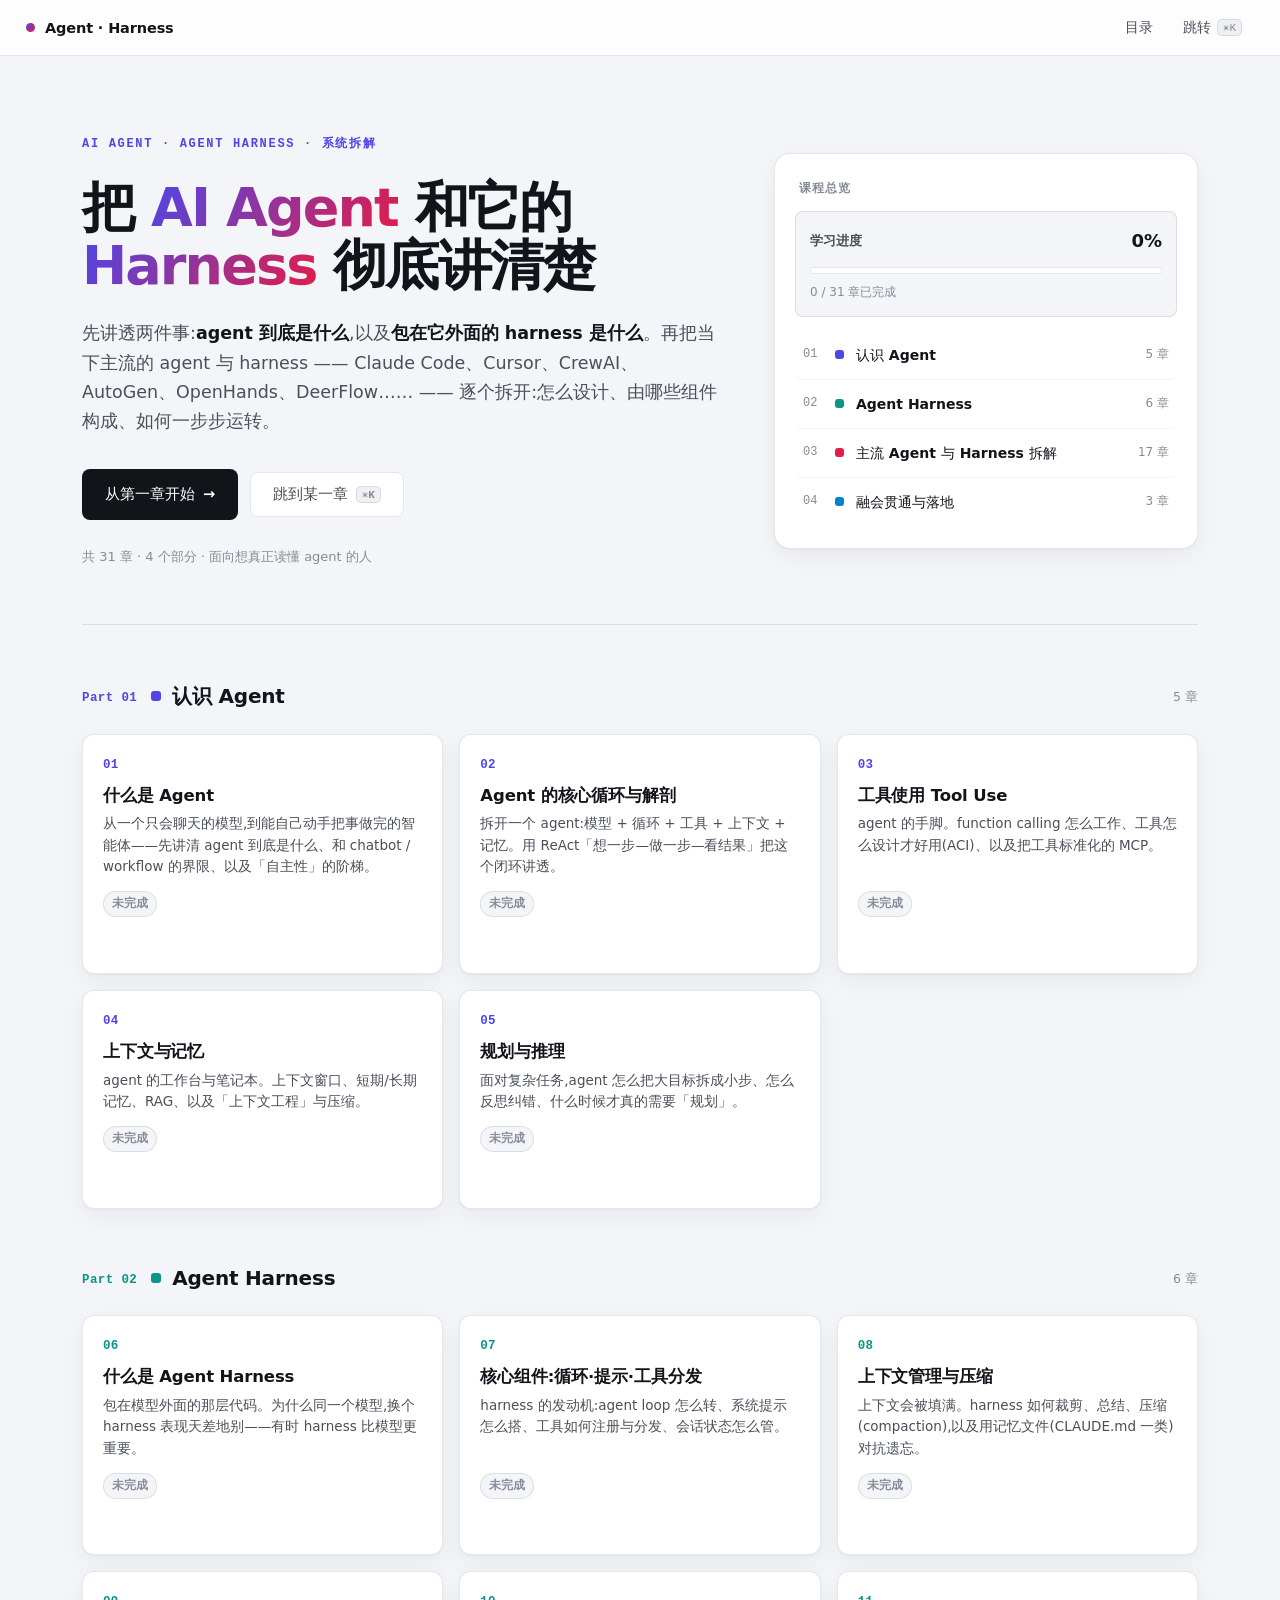
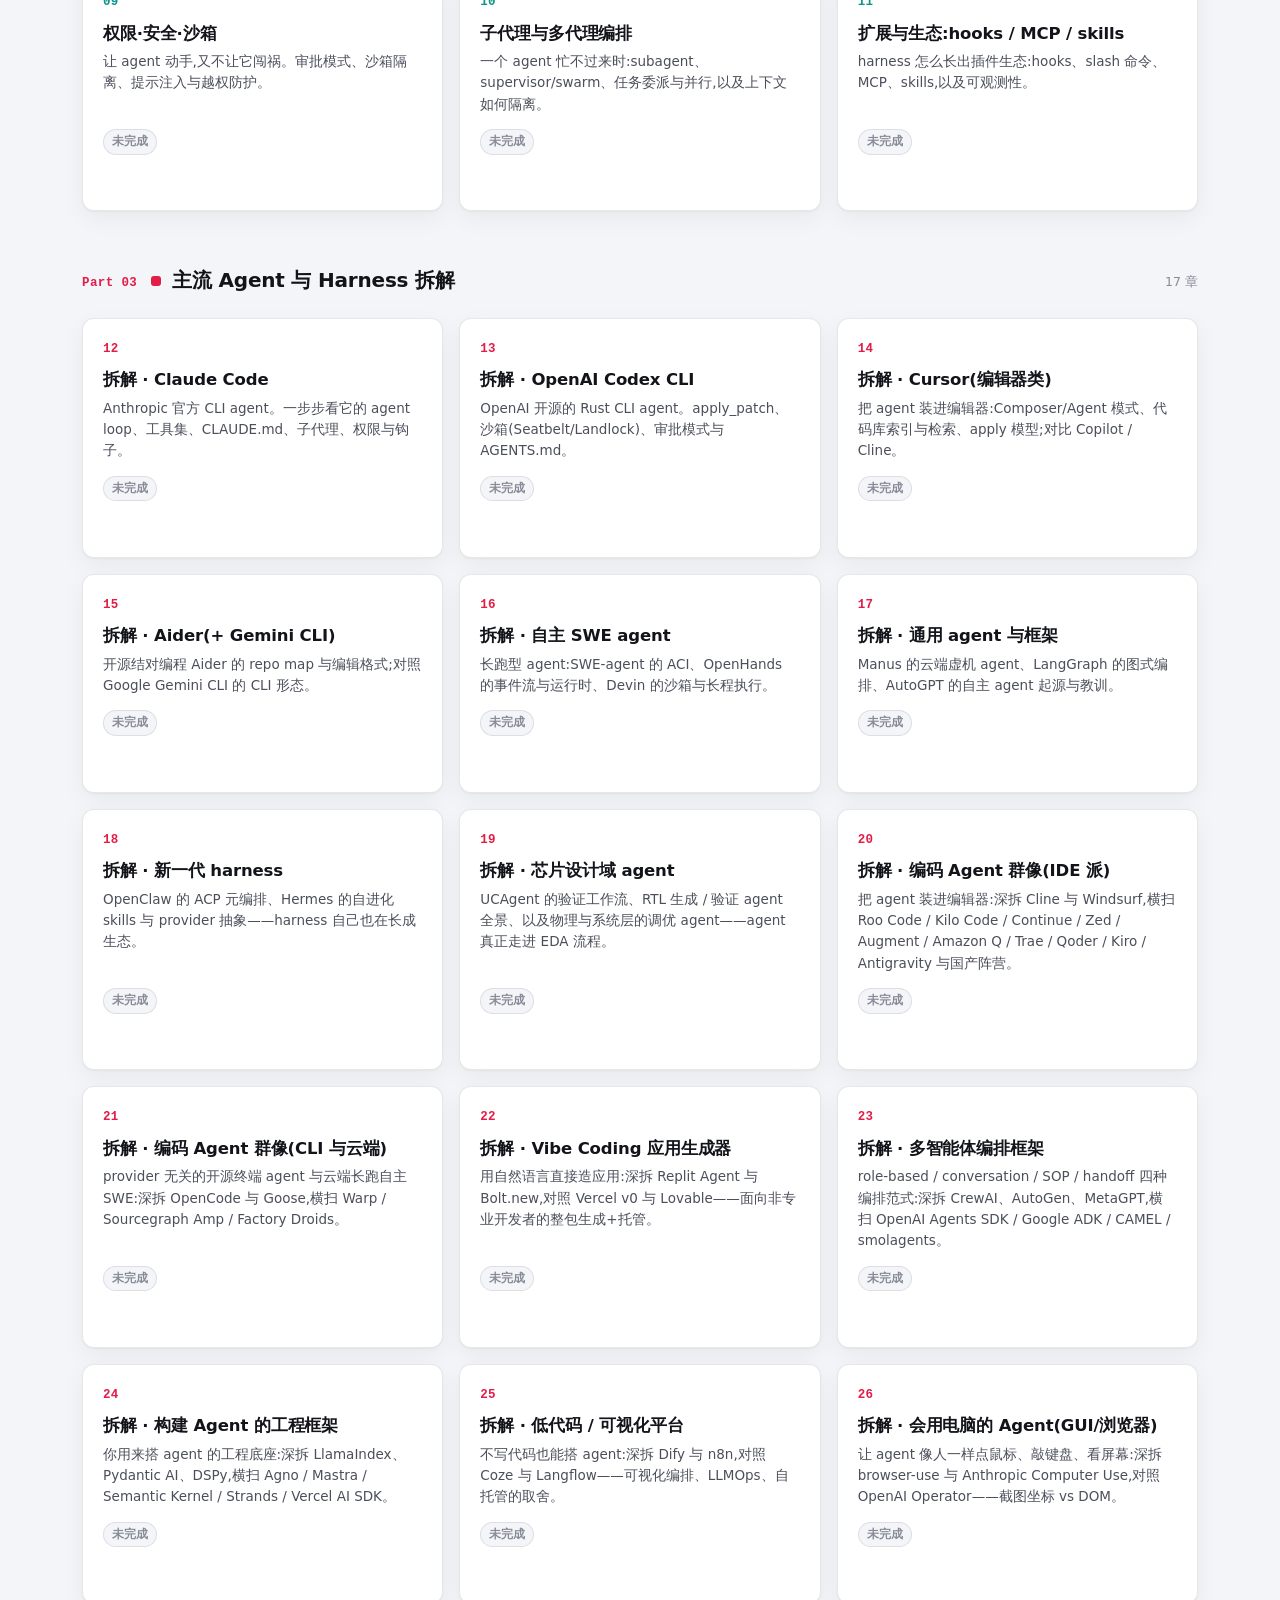
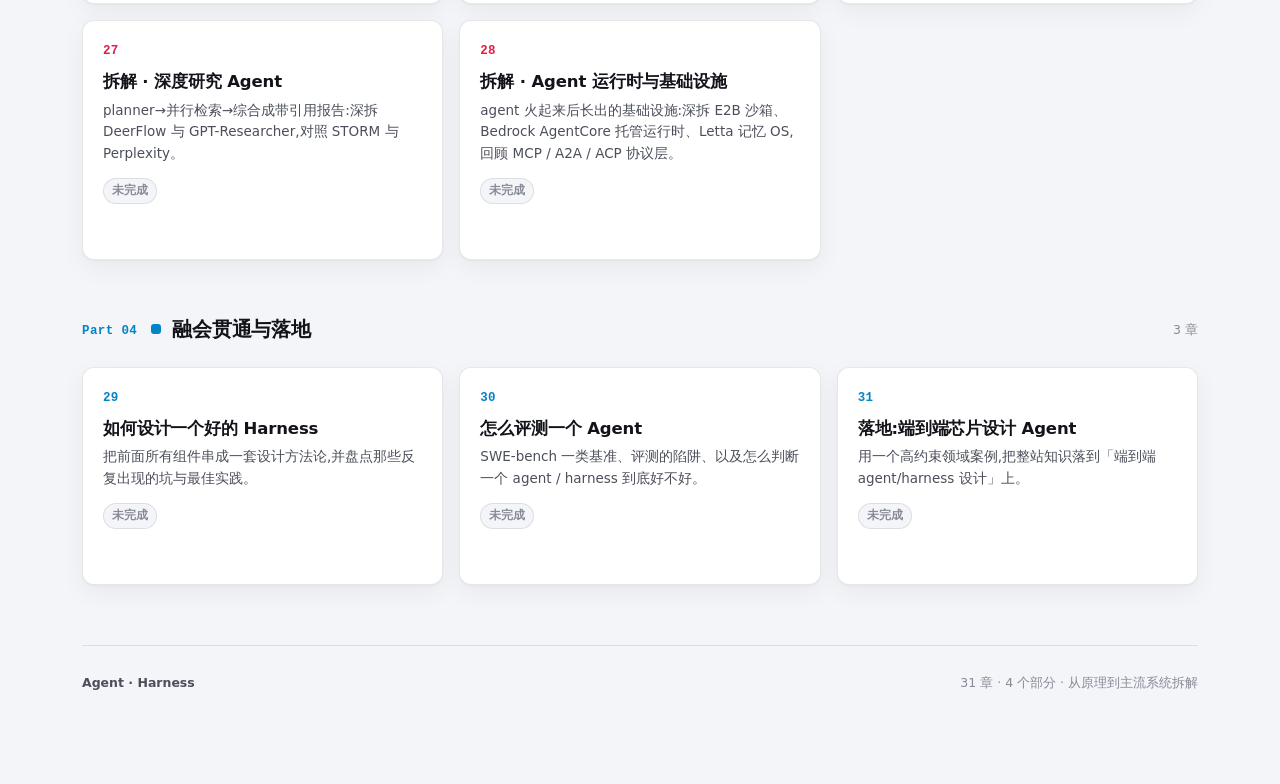
<file: docs/Agent/index.html>
<!DOCTYPE html>
<html lang="zh-CN">
<head>
<meta charset="UTF-8">
<meta name="viewport" content="width=device-width, initial-scale=1.0">
<title>Agent 与 Agent Harness · 一门 31 章的课</title>
<link rel="stylesheet" href="assets/style.css">
<script src="assets/marked.min.js"></script>
<script src="content.js"></script>
<script src="cases.js"></script>
<script src="secmaps.js"></script>
</head>
<body>
  <header class="topbar">
    <button class="brand" onclick="go('overview')" type="button" aria-label="返回课程目录"><span class="dot"></span><span>Agent&nbsp;·&nbsp;Harness</span></button>
    <div class="topacts">
      <button class="tbtn" onclick="go('overview')">目录</button>
      <button class="tbtn" onclick="openPalette()">跳转 <kbd>⌘K</kbd></button>
    </div>
  </header>
  <div class="readbar" id="readbar"></div>

  <div id="stage"></div>

  <div class="palette" id="palette" aria-hidden="true">
    <div class="palette-box" role="dialog" aria-modal="true">
      <input id="palInput" placeholder="搜索章节 / 正文术语 / 产品名…" autocomplete="off" spellcheck="false">
      <div class="palette-list" id="palList"></div>
      <div class="palette-foot"><kbd>↑</kbd><kbd>↓</kbd> 选择<span>·</span><kbd>↵</kbd> 进入<span>·</span><kbd>esc</kbd> 关闭</div>
    </div>
  </div>

  <div class="kbd-hint" id="kbdhint"><kbd>←</kbd><kbd>→</kbd> 切换<span>·</span><kbd>⌘K</kbd> 搜索<span>·</span><kbd>esc</kbd> 目录</div>

<script>
const SITE = window.SITE || {stages:[], phaseOrder:[]};
const STAGES = SITE.stages;
const AVAIL = STAGES.filter(s=>s.available);
const PHASE_COLOR = {
  "认识 Agent":{c:"#4f46e5"}, "Agent Harness":{c:"#0d9488"},
  "主流 Agent 与 Harness 拆解":{c:"#e11d48"}, "融会贯通与落地":{c:"#0284c7"},
};
function pcol(ph){ return (PHASE_COLOR[ph]||{}).c || 'var(--accent)'; }
function chNum(s){ return String(STAGES.indexOf(s)+1).padStart(2,'0'); }
marked.setOptions({gfm:true, breaks:false});
let currentPrefix = null;
function go(k){ location.hash = '#/'+k; }
const PROGRESS_KEY = 'agent-flow-progress-v2';
const TERM_BANK = ['agent','harness','agent loop','ReAct','tool use','function calling','MCP','context','memory','RAG','compaction','sandbox','approval','prompt injection','subagent','multi-agent','workflow','benchmark','SWE-bench','ACI','CodeAct','AGENTS.md','CLAUDE.md','OpenHands','Claude Code','Codex','Cursor','Aider','LangGraph','UCAgent','EDA','GDS'];
const PRACTICE_BY_PREFIX = {
  "01": {q:"判断一个系统是否更像 agent,最关键看什么?", a:0, choices:["下一步行动是否由模型根据反馈动态决定","界面是不是聊天窗口","模型参数量是否足够大"], why:"L2 workflow 和 L3 agent 的分界线,就是流程由人写死还是模型在循环里现场决定。"},
  "03": {q:"给 agent 设计工具时,最应该优先优化什么?", a:1, choices:["工具名字越酷越好","反馈短、清楚、可被模型继续利用","尽量把所有能力塞进一个万能工具"], why:"工具是给模型用的界面。好工具要有清晰 schema、合适粒度和可压缩的 observation。"},
  "09": {q:"高权限 agent 读不可信网页时,最稳妥的第一反应是什么?", a:2, choices:["相信模型能分清数据和指令","直接开全自动提高效率","降权、隔离或先用低权限子代理摘要"], why:"提示注入发生在轨迹中途。读不可信内容时要先收权限,而不是押注模型自觉。"},
  "21": {q:"比较两个 agent benchmark 分数前,最不能缺的上下文是什么?", a:0, choices:["模型、harness、任务集、预算和跑法是否披露","截图是否足够好看","产品是否来自大公司"], why:"长程任务上 harness 方差可能盖过模型方差。不披露 harness 的横向比较很容易误导。"},
  "22": {q:"端到端芯片 agent 最现实的目标应该是哪一档?", a:1, choices:["完全无人 L4 一键流片","L3:agent 编排工具,关键节点人在环","只做聊天问答"], why:"芯片流程昂贵、不可逆、验证极严。现实目标是放大工程师,不是跳到无人流片神话。"}
};
const PRACTICE_BY_PHASE = {
  "认识 Agent": {q:"遇到步骤固定、可预测的任务时,优先应该考虑什么?", a:0, choices:["先用 workflow,不要为了潮流硬上全自主 agent","直接上多 agent 团队","只换更强模型"], why:"步骤固定时 workflow 更便宜、更稳、更好调试。agent 适合步骤无法预枚举的任务。"},
  "Agent Harness": {q:"harness 设计里最该优先落地的不是花哨功能,而是?", a:2, choices:["更多插件入口","更长欢迎文案","循环、上下文、权限和观测这些确定性基础设施"], why:"harness 的价值在把概率模型包成可靠、可控、可审计的执行系统。"},
  "主流 Agent 与 Harness 拆解": {q:"拆一个真实产品时,最应该避免什么?", a:1, choices:["看它的一次任务怎么流动","只背营销卖点和融资数字","比较它的工具、上下文、权限和取舍"], why:"产品拆解的核心是生命周期、组件和取舍,不是品牌名词堆叠。"},
  "融会贯通与落地": {q:"自己设计 harness 时,第一步应该是什么?", a:0, choices:["从任务、风险和自主档位倒推","先把所有工具都接上","先设计 logo 和页面"], why:"好的 harness 是在给定任务和风险档下做出的自洽取舍。"}
};

function esc(v){
  return String(v ?? '').replace(/[&<>"']/g, ch=>({ '&':'&amp;', '<':'&lt;', '>':'&gt;', '"':'&quot;', "'":'&#39;' }[ch]));
}
function stripMarkdown(md){
  return String(md||'')
    .replace(/```[\s\S]*?```/g,' ')
    .replace(/`([^`]+)`/g,'$1')
    .replace(/^#{1,6}\s*/gm,'')
    .replace(/!\[[^\]]*]\([^)]*\)/g,'')
    .replace(/\[([^\]]+)]\([^)]*\)/g,'$1')
    .replace(/[>*_#|~\-]+/g,' ')
    .replace(/\s+/g,' ')
    .trim();
}
function cleanTitle(t){
  return String(t||'')
    .replace(/^[^\dA-Za-z一-龥]+/,'')
    .replace(/^\d+\s*[.、:：-]\s*/,'')
    .trim();
}
function readProgress(){ try{ return JSON.parse(localStorage.getItem(PROGRESS_KEY) || '{}'); }catch(_){ return {}; } }
function writeProgress(v){ try{ localStorage.setItem(PROGRESS_KEY, JSON.stringify(v)); }catch(_){} }
function stageState(prefix){ return readProgress()[prefix] || {}; }
function setStageState(prefix, patch){
  const all=readProgress();
  all[prefix]=Object.assign({}, all[prefix]||{}, patch, {updatedAt:Date.now()});
  writeProgress(all);
}
function stageDone(prefix){ return !!stageState(prefix).done; }
function completeStage(prefix){
  setStageState(prefix, {done:true});
  document.querySelectorAll(`[data-progress-prefix="${prefix}"]`).forEach(el=>el.classList.add('done'));
  const done=document.querySelector('.practice-done'); if(done) done.textContent='已完成';
}
function completionStats(){
  const all=readProgress();
  const done=AVAIL.filter(s=>all[s.prefix]?.done).length;
  return {done,total:AVAIL.length,pct:AVAIL.length?Math.round(done/AVAIL.length*100):0};
}
function extractTerms(raw){
  const low=String(raw||'').toLowerCase();
  return TERM_BANK.filter(t=>low.includes(t.toLowerCase())).slice(0,10);
}
function sourceProfile(raw){
  const text=String(raw||'');
  return {
    snapshot:(text.match(/截至\s*2026|2026\s*年中|快照/g)||[]).length,
    caution:(text.match(/厂商自报|未核实|不确定|估算|低置信|资料不足|尚未确认/g)||[]).length,
    papers:(text.match(/arXiv|论文|benchmark|SWE-bench|Terminal-Bench/g)||[]).length
  };
}

/* ==================== 文档装饰(复用) ==================== */
function slugify(t, used){
  let base = t.trim().toLowerCase().replace(/[^\w一-龥]+/g,'-').replace(/^-+|-+$/g,'') || 'sec';
  let s = base, i = 2; while(used.has(s)){ s = base+'-'+i; i++; } used.add(s); return s;
}
function docIcon(t){
  if(/位置|全景|概览|地图/.test(t)) return '📍';
  if(/输入|前提|手里|准备/.test(t)) return '📥';
  if(/是什么|到底是|什么是|定义/.test(t)) return '🎯';
  if(/谁来|谁做|由谁|角色/.test(t)) return '👥';
  if(/核心内容|核心组件|组成|构成|解剖|由哪些|拆开/.test(t)) return '🧩';
  if(/循环|loop|闭环|工作流|怎么跑|如何运转|一步步|生命周期|流程/.test(t)) return '🔄';
  if(/工具|tool|函数调用|function/.test(t)) return '🛠️';
  if(/记忆|上下文|context|memory/.test(t)) return '🧠';
  if(/权限|安全|沙箱|审批|防护|注入/.test(t)) return '🛡️';
  if(/提示|prompt|系统提示/.test(t)) return '📝';
  if(/权衡|取舍|心态|标尺|张力|哲学|设计决策|为什么/.test(t)) return '⚖️';
  if(/对比|区别|差异|异同|谱系/.test(t)) return '🔀';
  if(/拆解|剖析|架构|内部/.test(t)) return '🔬';
  if(/坑|致命|陷阱|误区|忽视|失败|局限/.test(t)) return '⚠️';
  if(/评测|基准|benchmark|指标|衡量/.test(t)) return '📊';
  if(/落地|实战|案例|示例|例子/.test(t)) return '🚀';
  if(/交付|产出|结果/.test(t)) return '📦';
  if(/小结|总结|下一步|回顾/.test(t)) return '✅';
  if(/标准|好的|最佳实践|原则/.test(t)) return '⭐';
  return '›';
}
function decorateDoc(container, stage){
  container.style.setProperty('--accent', pcol(stage.phase));
  const h1 = container.querySelector('h1'); if(h1) h1.remove();
  container.querySelectorAll('blockquote').forEach(bq=>{
    if(/学习系列|全站地图|全流程:/.test(bq.textContent)) bq.classList.add('series-nav');
  });
  container.querySelectorAll('h2,h3').forEach(h=>{
    h.dataset.title = h.textContent;
    const chip=document.createElement('span'); chip.className='sec-chip'; chip.textContent=docIcon(h.textContent);
    h.insertBefore(chip, h.firstChild);
  });
  container.querySelectorAll('pre').forEach(pre=>{
    const code=pre.textContent||'';
    if(/[→←↑↓│└├┌┐┘─➜▸▼]/.test(code)) pre.classList.add('diagram');
    const btn=document.createElement('button'); btn.className='copy-btn'; btn.textContent='复制';
    btn.onclick=()=>navigator.clipboard.writeText(code).then(()=>{ btn.textContent='已复制'; setTimeout(()=>btn.textContent='复制',1400); });
    pre.appendChild(btn);
  });
  sectionize(container);
  try{ injectSecMap(container, stage); }catch(err){ console.warn('secmap', err); }
  enhanceDocBlocks(container);
  const hero=buildDocHero(stage);
  container.insertBefore(hero, container.firstChild);
  container.insertBefore(buildStudyPanel(stage, container), hero.nextSibling);
}
function injectSecMap(container, stage){
  const map = window.SECMAP && window.SECMAP[stage.prefix]; if(!map) return;
  for(const sec of container.querySelectorAll('.doc-section')){
    const h2 = sec.querySelector('h2'); if(!h2) continue;
    if(/^3\.\s/.test(h2.dataset.title || h2.textContent)){
      const el = renderSecMap(map);
      if(h2.nextSibling) sec.insertBefore(el, h2.nextSibling); else sec.appendChild(el);
      break;
    }
  }
}
function renderSecMap(map){
  const wrap=document.createElement('div'); wrap.className='secmap';
  let html=`<div class="secmap-hd">本章子环节 · 顺序与并行</div><div class="secmap-note">${map.note}</div><div class="secmap-flow">`;
  (map.flow||[]).forEach((col,ci)=>{
    if(ci>0) html+=`<div class="smarrow">→</div>`;
    html+=`<div class="smcol"><div class="smcol-lbl">${col.lbl}</div>`;
    col.items.forEach(it=>{ html+=`<div class="smchip" data-sec="${it[0]}"><b>${it[0]}</b>${it[1]}</div>`; });
    html+=`</div>`;
  });
  html+=`</div>`;
  if(map.span){
    html+=`<div class="secmap-span"><div class="span-lbl">${map.span.lbl}</div><div class="span-items">`;
    map.span.items.forEach(it=>{ html+=`<div class="smchip" data-sec="${it[0]}"><b>${it[0]}</b>${it[1]}</div>`; });
    html+=`</div></div>`;
  }
  wrap.innerHTML=html;
  wrap.querySelectorAll('.smchip').forEach(c=> c.onclick=()=>scrollToSec(c.getAttribute('data-sec')));
  return wrap;
}
function scrollToSec(num){
  for(const h of document.querySelectorAll('.doc-section h3')){
    const t=h.dataset.title||h.textContent; if(t.indexOf(num+' ')===0){ h.scrollIntoView({behavior:'smooth',block:'start'}); return; }
  }
}
function sectionize(container){
  const kids=Array.from(container.childNodes); container.innerHTML='';
  let lead=null, cur=null;
  kids.forEach(node=>{
    if(node.nodeType===1 && node.tagName==='H2'){
      cur=document.createElement('section'); cur.className='doc-section reveal';
      if(/忽视|坑|致命|陷阱|误区|局限/.test(node.dataset.title||node.textContent)) cur.classList.add('warn-section');
      container.appendChild(cur); cur.appendChild(node);
    } else if(cur){ cur.appendChild(node); }
    else { if(!lead){ lead=document.createElement('div'); lead.className='doc-lead'; container.appendChild(lead);} lead.appendChild(node); }
  });
}
function enhanceDocBlocks(container){
  container.querySelectorAll('blockquote:not(.series-nav)').forEach(bq=>{
    const text=bq.textContent || '';
    if(/一句话|关键直觉|反直觉|务必|注意|⚠️/.test(text)) bq.classList.add('key-quote');
  });
  container.querySelectorAll('.doc-section:not(.warn-section) > ul, .doc-section:not(.warn-section) > ol').forEach(list=>{
    const items=[...list.children].filter(n=>n.tagName==='LI');
    const textLen=items.reduce((n,li)=>n+li.textContent.length,0);
    if(items.length>=2 && items.length<=7 && textLen/items.length<130) list.classList.add('card-list');
  });
  container.querySelectorAll('.doc-section > p').forEach(p=>{
    const t=p.textContent || '';
    if(/^一句话[:：]|^关键|^注意|^所以|^换句话说/.test(t.trim())) p.classList.add('key-p');
  });
}
function buildDocHero(stage){
  const n=chNum(stage), tot=String(STAGES.length).padStart(2,'0');
  const mins=Math.max(1, Math.round((stage.raw||'').length/450));
  const hero=document.createElement('div'); hero.className='doc-hero'; hero.style.setProperty('--accent',pcol(stage.phase));
  hero.innerHTML=`
    <div class="dh-kicker"><span class="dh-dot"></span>${stage.phase}<span class="dh-sep">·</span><span class="dh-n">${n}<span class="dh-tot"> / ${tot}</span></span></div>
    <h1 class="dh-title">${stage.title}</h1>
    <div class="dh-meta">约 ${mins} 分钟阅读</div>`;
  return hero;
}
function buildStudyPanel(stage, container){
  const panel=document.createElement('aside'); panel.className='study-panel reveal'; panel.style.setProperty('--accent',pcol(stage.phase));
  const heads=[...container.querySelectorAll('.doc-section h2')]
    .map(h=>cleanTitle(h.dataset.title || h.textContent || ''))
    .filter(Boolean)
    .slice(0,6);
  const terms=extractTerms(stage.raw);
  const prof=sourceProfile(stage.raw);
  const state=stageState(stage.prefix);
  const headHtml=heads.map((h,i)=>`<button class="study-step" type="button" data-jump="${i}"><span>${String(i).padStart(2,'0')}</span>${esc(h)}</button>`).join('');
  const termHtml=(terms.length?terms:['agent','harness','tool use']).map(t=>`<span class="term-chip">${esc(t)}</span>`).join('');
  const entry=heads[0] || stage.title;
  const middle=heads.slice(1,3);
  const takeaway=heads.find(h=>/小结|下一步|坑|心态|结语/.test(h)) || heads[heads.length-1] || '';
  const chapterSummary=[
    `这一章先从「${entry}」进入主题。`,
    middle.length ? `中段会围绕${middle.map(h=>`「${h}」`).join('和')}展开。` : '',
    takeaway ? `最后收束到「${takeaway}」,帮你形成读后能复用的判断框架。` : `读完后,你应该能把本章的核心概念讲给别人听。`
  ].filter(Boolean).join('');
  panel.innerHTML=`
    <div class="study-head">
      <div><span class="study-k">学习面板</span><h2>读这一章,先知道讲什么</h2></div>
      <button class="mini-btn" type="button" data-mark-read>${state.done?'已完成':'标记完成'}</button>
    </div>
    <div class="study-grid">
      <div class="study-stack">
        <div class="study-card">
          <span class="study-card-k">目标</span>
          <p>${esc(stage.summary)}</p>
        </div>
        <div class="study-card focus-card">
          <span class="study-card-k">本章总结</span>
          <p class="chapter-summary">${esc(chapterSummary)}</p>
        </div>
        <div class="study-card">
          <span class="study-card-k">关键术语</span>
          <div class="term-list">${termHtml}</div>
        </div>
      </div>
      <div class="study-stack">
        <div class="study-card">
          <span class="study-card-k">速读路径</span>
          <div class="study-steps">${headHtml}</div>
        </div>
        <div class="study-card source-card">
          <span class="study-card-k">事实标注</span>
          <p>${prof.snapshot?`含 ${prof.snapshot} 处时间快照`: '本章偏概念阐释'} · ${prof.caution?`${prof.caution} 处谨慎/未核实标注`:'暂无显式风险标注'} · ${prof.papers?`${prof.papers} 处论文/评测线索`:'少量外部评测线索'}</p>
        </div>
      </div>
    </div>`;
  panel.querySelectorAll('[data-jump]').forEach(btn=>{
    btn.onclick=()=>{ const sec=container.querySelectorAll('.doc-section')[Number(btn.dataset.jump)]; if(sec) sec.scrollIntoView({behavior:'smooth',block:'start'}); };
  });
  panel.querySelector('[data-mark-read]').onclick=()=>completeStage(stage.prefix);
  return panel;
}

/* ==================== 首页 ==================== */
function renderIndex(){
  currentPrefix=null; readbar.classList.remove('show'); document.body.classList.remove('reading');
  const stage=document.getElementById('stage');
  const first=(AVAIL[0]||STAGES[0]).prefix;
  const totalCh=STAGES.length, totalPart=SITE.phaseOrder.length;
  const stats=completionStats();
  let ov='', parts='';
  SITE.phaseOrder.forEach((ph,pi)=>{
    const chs=STAGES.filter(s=>s.phase===ph); if(!chs.length) return;
    const col=pcol(ph), pn=String(pi+1).padStart(2,'0');
    const jump=(chs.find(c=>c.available)||chs[0]);
    ov+=`<a class="ov-row" href="#/${jump.prefix}" style="--accent:${col}">
      <span class="ov-n">${pn}</span><span class="ov-dot"></span>
      <span class="ov-t">${ph}</span><span class="ov-c">${chs.length} 章</span></a>`;
    let cards='';
    chs.forEach(s=>{
      const n=chNum(s);
      if(s.available){
        const done=stageDone(s.prefix);
        cards+=`<a class="ch-card${done?' done':''}" data-progress-prefix="${s.prefix}" href="#/${s.prefix}" style="--accent:${col}">
          <span class="cc-n">${n}</span><span class="cc-t">${s.title}</span>
          <span class="cc-d">${s.summary}</span>
          <span class="cc-status">${done?'已完成':'未完成'}</span>
          <span class="cc-go">${done?'复习':'开始阅读'}<span class="cc-ar">→</span></span></a>`;
      } else {
        cards+=`<span class="ch-card locked" style="--accent:${col}">
          <span class="cc-n">${n}</span><span class="cc-t">${s.title}</span>
          <span class="cc-d">${s.summary}</span><span class="cc-go">即将上线</span></span>`;
      }
    });
    parts+=`<section class="part reveal" style="--accent:${col}">
      <div class="part-head">
        <span class="part-n">Part ${pn}</span>
        <h2 class="part-t"><span class="part-dot"></span>${ph}</h2>
        <span class="part-c">${chs.length} 章</span></div>
      <div class="card-grid">${cards}</div></section>`;
  });
  stage.innerHTML=`
    <section class="home">
      <div class="hero">
        <div class="hero-main">
          <div class="kicker">AI AGENT · AGENT HARNESS · 系统拆解</div>
          <h1>把 <em>AI Agent</em> 和它的<br><em>Harness</em> 彻底讲清楚</h1>
          <p class="lede">先讲透两件事:<b>agent 到底是什么</b>,以及<b>包在它外面的 harness 是什么</b>。再把当下主流的 agent 与 harness —— Claude Code、Cursor、CrewAI、AutoGen、OpenHands、DeerFlow…… —— 逐个拆开:怎么设计、由哪些组件构成、如何一步步运转。</p>
          <div class="hero-actions">
            <a class="btn btn-primary" href="#/${first}">从第一章开始<span class="ar">→</span></a>
            <button class="btn btn-ghost" onclick="openPalette()">跳到某一章 <kbd>⌘K</kbd></button>
          </div>
          <div class="hero-meta">共 ${totalCh} 章 · ${totalPart} 个部分 · 面向想真正读懂 agent 的人</div>
        </div>
        <aside class="hero-side">
          <div class="hs-lbl">课程总览</div>
          <div class="progress-card">
            <div class="pc-top"><span>学习进度</span><b>${stats.pct}%</b></div>
            <div class="pc-bar"><span style="width:${stats.pct}%"></span></div>
            <div class="pc-meta">${stats.done} / ${stats.total} 章已完成</div>
          </div>
          <div class="ov-list">${ov}</div>
        </aside>
      </div>
      <div class="parts">${parts}</div>
      <footer class="home-foot"><span>Agent · Harness</span><span>${totalCh} 章 · ${totalPart} 个部分 · 从原理到主流系统拆解</span></footer>
    </section>`;
  setupReveal(); window.scrollTo(0,0);
}

/* ==================== 阅读页 ==================== */
function renderReader(prefix){
  const s=STAGES.find(x=>x.prefix===prefix);
  if(!s || !s.available){ go('overview'); return; }
  currentPrefix=prefix; document.body.classList.add('reading');
  const stage=document.getElementById('stage');
  stage.innerHTML = `<div class="mobile-reader-tools">
    <button type="button" onclick="openMobilePanel('chapters')">章节</button>
    <button type="button" onclick="openMobilePanel('toc')">本页</button>
    <button type="button" onclick="completeStage(currentPrefix)">完成</button>
  </div>
  <div class="mobile-drawer" id="mobileDrawer" aria-hidden="true">
    <div class="drawer-head"><span id="drawerTitle">目录</span><button type="button" onclick="closeMobilePanel()">关闭</button></div>
    <div class="drawer-body" id="drawerBody"></div>
  </div>
  <div class="drawer-shade" id="drawerShade" onclick="closeMobilePanel()"></div>
  <div class="reader-shell">
    <aside class="booknav" id="booknav"></aside>
    <main class="reader-main"><div class="reader-sheet"><article id="content" class="doc"></article></div></main>
    <aside class="pagetoc" id="pagetoc"></aside>
  </div>`;
  const content=stage.querySelector('#content');
  content.innerHTML = marked.parse(s.raw);
  try{ decorateDoc(content, s); }catch(err){ console.warn('decorate', err); }
  buildBookNav(prefix); buildPageToc(content);
  const idx=STAGES.indexOf(s);
  const prev=STAGES.slice(0,idx).reverse().find(x=>x.available);
  const next=STAGES.slice(idx+1).find(x=>x.available);
  const foot=document.createElement('div'); foot.className='doc-foot';
  foot.innerHTML=footBtn(prev,'prev','上一篇')+footBtn(next,'next','下一篇');
  content.appendChild(buildPractice(s));
  content.appendChild(foot);
  setupReveal(); window.scrollTo(0,0); onScroll(); showHint();
}
function footBtn(stage, cls, lbl){
  if(!stage) return `<span class="foot-btn ${cls} disabled"><span class="lbl">${lbl}</span><span class="ttl">—</span></span>`;
  return `<a class="foot-btn ${cls}" href="#/${stage.prefix}"><span class="lbl">${cls==='prev'?'← ':''}${lbl}${cls==='next'?' →':''}</span><span class="ttl">${stage.title}</span></a>`;
}
function buildPractice(stage){
  const data=PRACTICE_BY_PREFIX[stage.prefix] || PRACTICE_BY_PHASE[stage.phase] || PRACTICE_BY_PHASE["认识 Agent"];
  const saved=stageState(stage.prefix);
  const wrap=document.createElement('section'); wrap.className='practice-box reveal'; wrap.style.setProperty('--accent',pcol(stage.phase));
  const choices=data.choices.map((c,i)=>`<label class="quiz-choice"><input type="radio" name="quiz-${stage.prefix}" value="${i}"><span>${esc(c)}</span></label>`).join('');
  wrap.innerHTML=`
    <div class="practice-head">
      <div><span class="study-k">互动练习</span><h2>收尾检查:你是否真的抓住本章?</h2></div>
      <span class="practice-done">${saved.done?'已完成':'未完成'}</span>
    </div>
    <div class="quiz-card">
      <p class="quiz-q">${esc(data.q)}</p>
      <div class="quiz-choices">${choices}</div>
      <div class="quiz-actions">
        <button class="mini-btn quiz-check" type="button">检查答案</button>
        <button class="mini-btn ghost quiz-complete" type="button">标记本章完成</button>
      </div>
      <div class="quiz-result" aria-live="polite"></div>
    </div>
    <label class="note-box">
      <span>一句话笔记</span>
      <textarea placeholder="用自己的话写下本章最值得带走的一条原则或一个坑…">${esc(saved.note||'')}</textarea>
    </label>`;
  const result=wrap.querySelector('.quiz-result');
  wrap.querySelector('.quiz-check').onclick=()=>{
    const picked=wrap.querySelector(`input[name="quiz-${stage.prefix}"]:checked`);
    if(!picked){ result.className='quiz-result show'; result.textContent='先选一个答案。'; return; }
    const ok=Number(picked.value)===data.a;
    result.className='quiz-result show '+(ok?'ok':'bad');
    result.textContent=(ok?'答对了。':'还不对。')+data.why;
    if(ok) setStageState(stage.prefix,{quiz:true});
  };
  wrap.querySelector('.quiz-complete').onclick=()=>completeStage(stage.prefix);
  wrap.querySelector('textarea').oninput=e=>setStageState(stage.prefix,{note:e.target.value});
  return wrap;
}
function openMobilePanel(kind){
  const drawer=document.getElementById('mobileDrawer'), shade=document.getElementById('drawerShade'), body=document.getElementById('drawerBody'), title=document.getElementById('drawerTitle');
  if(!drawer || !body) return;
  const source=kind==='toc' ? document.getElementById('pagetoc') : document.getElementById('booknav');
  title.textContent=kind==='toc' ? '本页目录' : '全部章节';
  body.innerHTML=source ? source.innerHTML : '';
  body.querySelectorAll('a').forEach(a=>a.addEventListener('click',()=>closeMobilePanel()));
  drawer.classList.add('open'); shade.classList.add('open'); drawer.setAttribute('aria-hidden','false');
}
function closeMobilePanel(){
  const drawer=document.getElementById('mobileDrawer'), shade=document.getElementById('drawerShade');
  if(drawer) drawer.classList.remove('open');
  if(shade) shade.classList.remove('open');
  if(drawer) drawer.setAttribute('aria-hidden','true');
}
function buildBookNav(prefix){
  const nav=document.getElementById('booknav'); if(!nav) return;
  let html=`<div class="bn-top"><a class="bn-home" href="#/overview">← 全部章节</a></div>`;
  SITE.phaseOrder.forEach(ph=>{
    const chs=STAGES.filter(s=>s.phase===ph); if(!chs.length) return;
    html+=`<div class="bn-group" style="--accent:${pcol(ph)}"><div class="bn-gh"><span class="bn-gd"></span>${ph}</div>`;
    chs.forEach(s=>{
      const on=s.prefix===prefix, tag=s.available?'a':'span';
      const cls='bn-ch'+(on?' cur':'')+(s.available?'':' locked');
      const href=s.available?` href="#/${s.prefix}"`:'';
      html+=`<${tag} class="${cls}"${href}><span class="bn-n">${chNum(s)}</span><span class="bn-t">${s.title}</span></${tag}>`;
    });
    html+=`</div>`;
  });
  nav.innerHTML=html;
  const cur=nav.querySelector('.bn-ch.cur'); if(cur) cur.scrollIntoView({block:'nearest'});
}
let spyObserver=null;
function buildPageToc(container){
  const toc=document.getElementById('pagetoc'); if(!toc) return;
  const cur=STAGES.find(x=>x.prefix===currentPrefix); if(cur) toc.style.setProperty('--accent', pcol(cur.phase));
  const heads=container.querySelectorAll('.doc-section h2'); const used=new Set(); const map={};
  if(!heads.length){ toc.innerHTML=''; return; }
  let html=`<div class="pt-lbl">本页目录</div><div class="pt-list">`;
  heads.forEach(h=>{
    const full=h.dataset.title||h.textContent;
    h.id=slugify(full, used);
    html+=`<a class="pt-i" href="#${h.id}" data-target="${h.id}">${full}</a>`;
  });
  html+=`</div>`;
  toc.innerHTML=html;
  toc.querySelectorAll('.pt-i').forEach(a=>{
    map[a.dataset.target]=a;
    a.addEventListener('click',e=>{ e.preventDefault(); const t=document.getElementById(a.dataset.target); if(t) t.scrollIntoView({behavior:'smooth',block:'start'}); });
  });
  if(spyObserver) spyObserver.disconnect();
  const visible=new Set();
  spyObserver=new IntersectionObserver(es=>{
    es.forEach(en=> en.isIntersecting ? visible.add(en.target.id) : visible.delete(en.target.id));
    let top=null, ty=Infinity;
    visible.forEach(id=>{ const y=document.getElementById(id).getBoundingClientRect().top; if(y<ty){ty=y;top=id;} });
    Object.values(map).forEach(a=>a.classList.remove('active'));
    if(top && map[top]) map[top].classList.add('active');
  }, {rootMargin:'-90px 0px -68% 0px', threshold:0});
  heads.forEach(h=>spyObserver.observe(h));
}

/* ==================== 滚动揭示 / 进度 / 提示 ==================== */
let revealObs=null;
function setupReveal(){
  if(revealObs) revealObs.disconnect();
  revealObs=new IntersectionObserver(es=>{ es.forEach(e=>{ if(e.isIntersecting){ e.target.classList.add('in'); revealObs.unobserve(e.target);} }); }, {threshold:0, rootMargin:'0px 0px -6% 0px'});
  document.querySelectorAll('.reveal').forEach(el=>revealObs.observe(el));
}
const readbar=document.getElementById('readbar');
function onScroll(){
  if(!currentPrefix){ readbar.classList.remove('show'); return; }
  readbar.classList.add('show');
  const h=document.documentElement, max=h.scrollHeight-h.clientHeight;
  readbar.style.width=(max>0 ? (h.scrollTop/max*100):0)+'%';
}
window.addEventListener('scroll', onScroll, {passive:true});
let hintTimer=null;
function showHint(){ const h=document.getElementById('kbdhint'); h.classList.add('show'); clearTimeout(hintTimer); hintTimer=setTimeout(()=>h.classList.remove('show'),2600); }

/* ==================== 命令面板 ⌘K ==================== */
const palette=document.getElementById('palette');
const palInput=document.getElementById('palInput');
let palFiltered=[], palIdx=0;
function openPalette(){ palette.classList.add('open'); palette.setAttribute('aria-hidden','false'); palInput.value=''; renderPalList(''); setTimeout(()=>palInput.focus(),20); }
function closePalette(){ palette.classList.remove('open'); palette.setAttribute('aria-hidden','true'); }
function makeSnippet(raw, q){
  const text=stripMarkdown(raw);
  const i=text.toLowerCase().indexOf(q.toLowerCase());
  if(i<0) return '';
  const start=Math.max(0,i-34), end=Math.min(text.length,i+q.length+58);
  return (start?'…':'')+text.slice(start,end)+(end<text.length?'…':'');
}
function searchStages(q){
  q=(q||'').trim().toLowerCase();
  if(!q) return AVAIL.map(stage=>({stage,snippet:''}));
  return AVAIL.map(stage=>{
    const hayTitle=(chNum(stage)+' '+stage.title+' '+stage.phase).toLowerCase();
    const haySummary=(stage.summary||'').toLowerCase();
    const raw=stripMarkdown(stage.raw||'').toLowerCase();
    let score=-1, snippet='';
    if(hayTitle.includes(q)) score=30;
    else if(haySummary.includes(q)){ score=20; snippet=stage.summary; }
    else if(raw.includes(q)){ score=10; snippet=makeSnippet(stage.raw,q); }
    return {stage,score,snippet};
  }).filter(x=>x.score>=0).sort((a,b)=>b.score-a.score || STAGES.indexOf(a.stage)-STAGES.indexOf(b.stage));
}
function renderPalList(q){
  palFiltered = searchStages(q);
  palIdx=0;
  const list=document.getElementById('palList');
  if(!palFiltered.length){ list.innerHTML='<div class="pal-empty">没有匹配的章节</div>'; return; }
  list.innerHTML=palFiltered.map((hit,i)=>{
    const s=hit.stage;
    return `<div class="pal-item${i===0?' sel':''}" data-p="${s.prefix}" data-i="${i}">
      <span class="pi-num">${chNum(s)}</span>
      <span class="pi-main"><span class="pi-t">${esc(s.title)}</span>${hit.snippet?`<span class="pi-snippet">${esc(hit.snippet)}</span>`:''}</span>
      <span class="pi-ph" style="--accent:${pcol(s.phase)}">${esc(s.phase)}</span></div>`;
  }).join('');
  list.querySelectorAll('.pal-item').forEach(it=>{
    it.onmouseenter=()=>{ palIdx=+it.dataset.i; markSel(); };
    it.onclick=()=>{ go(it.dataset.p); closePalette(); };
  });
}
function markSel(){ const items=document.querySelectorAll('.pal-item'); items.forEach((it,i)=>it.classList.toggle('sel', i===palIdx)); const c=items[palIdx]; if(c) c.scrollIntoView({block:'nearest'}); }
function palMove(d){ if(!palFiltered.length) return; palIdx=(palIdx+d+palFiltered.length)%palFiltered.length; markSel(); }
palInput.addEventListener('input', e=>renderPalList(e.target.value));
palette.addEventListener('click', e=>{ if(e.target===palette) closePalette(); });

/* ==================== 键盘 ==================== */
document.addEventListener('keydown', e=>{
  const pOpen=palette.classList.contains('open');
  if((e.metaKey||e.ctrlKey) && e.key.toLowerCase()==='k'){ e.preventDefault(); pOpen?closePalette():openPalette(); return; }
  if(pOpen){
    if(e.key==='Escape') closePalette();
    else if(e.key==='ArrowDown'){ e.preventDefault(); palMove(1); }
    else if(e.key==='ArrowUp'){ e.preventDefault(); palMove(-1); }
    else if(e.key==='Enter'){ e.preventDefault(); const hit=palFiltered[palIdx]; if(hit){ go(hit.stage.prefix); closePalette(); } }
    return;
  }
  if(e.target.tagName==='INPUT'||e.target.tagName==='TEXTAREA') return;
  if(e.key==='/'){ e.preventDefault(); openPalette(); return; }
  if(e.key==='Escape'){
    const drawer=document.getElementById('mobileDrawer');
    if(drawer?.classList.contains('open')){ closeMobilePanel(); return; }
    if(currentPrefix) go('overview'); return;
  }
  if(!currentPrefix) return;
  const i=AVAIL.findIndex(s=>s.prefix===currentPrefix);
  if(e.key==='ArrowRight' && i<AVAIL.length-1) go(AVAIL[i+1].prefix);
  else if(e.key==='ArrowLeft' && i>0) go(AVAIL[i-1].prefix);
});

/* ==================== 路由 ==================== */
function route(){
  const hash=location.hash||'#/overview';
  const m=hash.match(/^#\/(\w+)/); const key=m?m[1]:'overview';
  if(palette.classList.contains('open')) closePalette();
  closeMobilePanel();
  if(key==='overview') renderIndex();
  else if(/^\d{2}$/.test(key)) renderReader(key);
  else { const t=document.getElementById(hash.slice(1)); if(t) t.scrollIntoView({behavior:'smooth'}); else renderIndex(); }
}
window.addEventListener('hashchange', route);
if(!STAGES.length){
  document.getElementById('stage').innerHTML='<p style="padding:80px;color:#999">未找到内容:请先运行 <code>python3 build.py</code>。</p>';
} else { route(); }
</script>
</body>
</html>
</file>
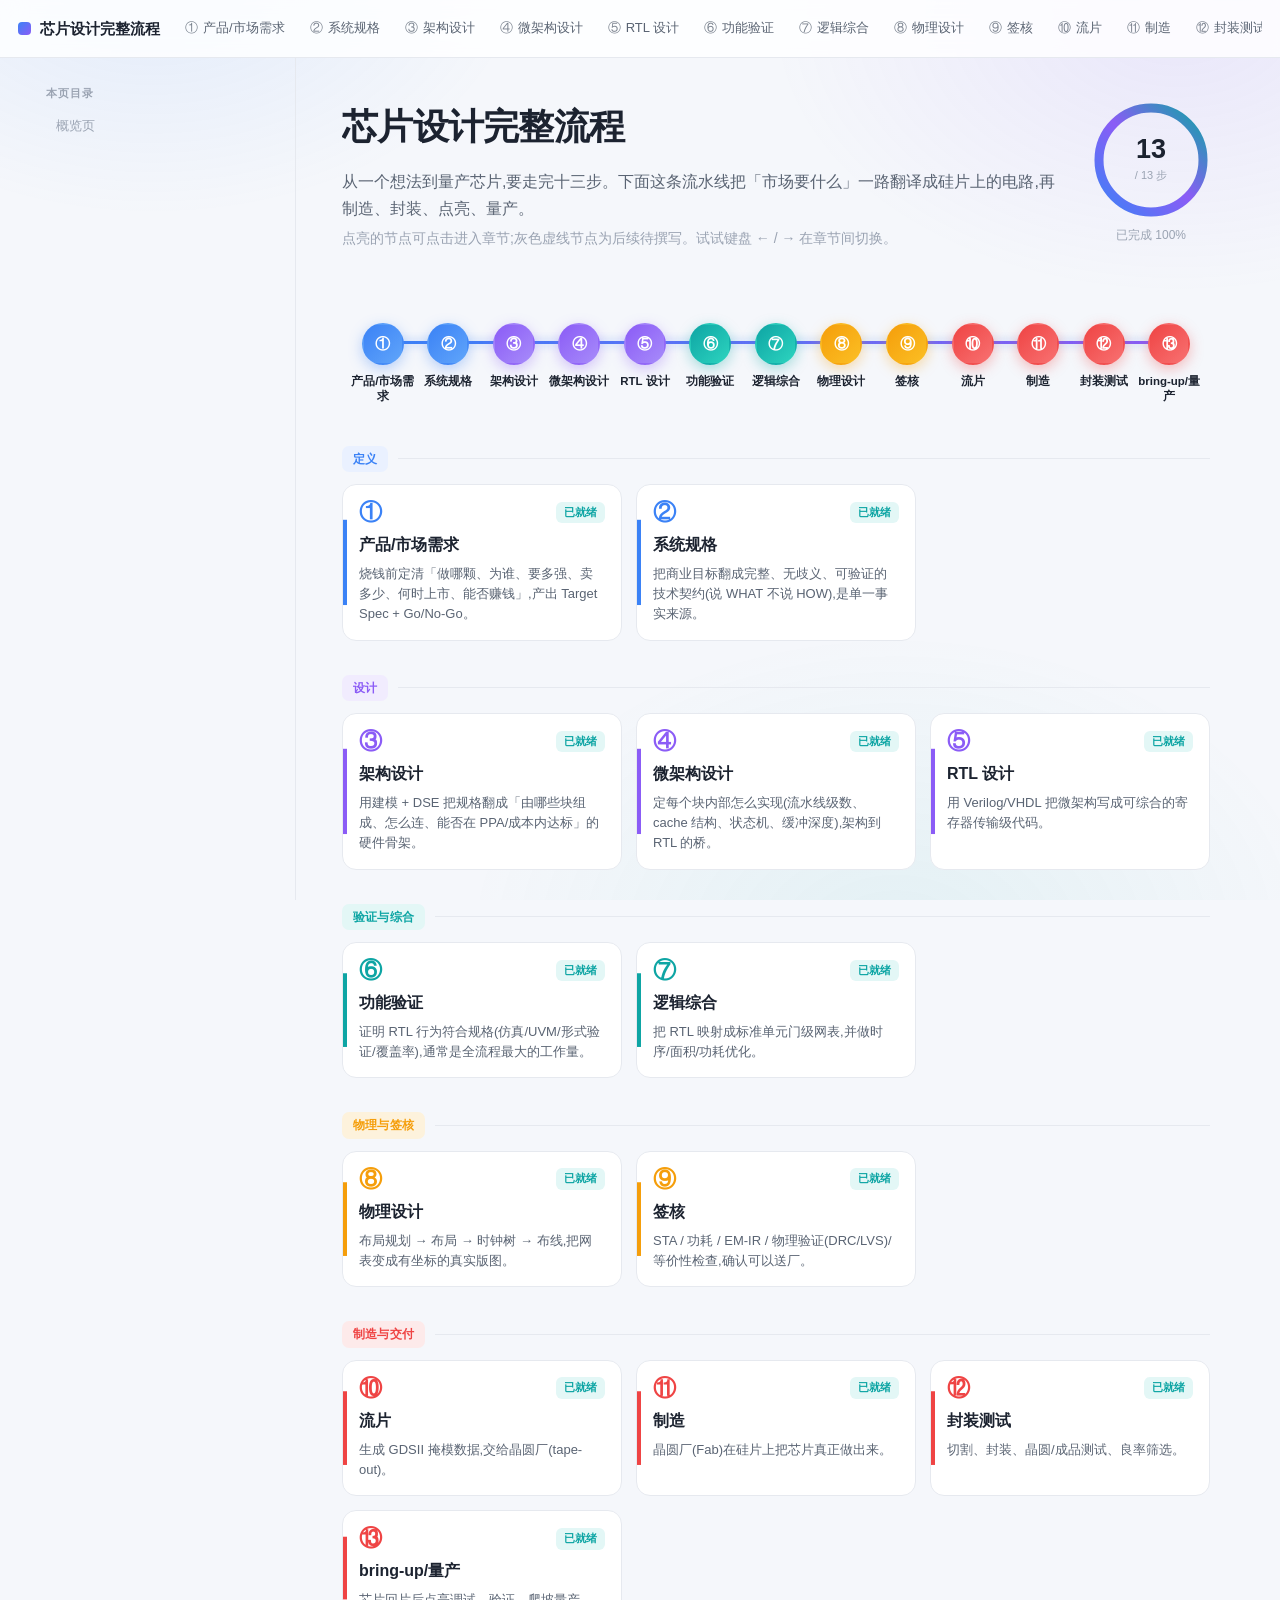
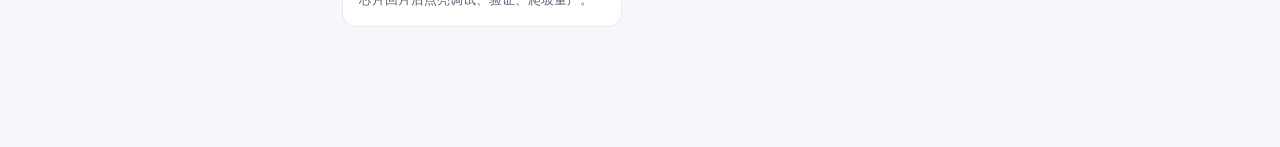
<file: docs/chip-design-flow/index.html>
<!DOCTYPE html>
<html lang="zh-CN">
<head>
<meta charset="UTF-8">
<meta name="viewport" content="width=device-width, initial-scale=1.0">
<title>芯片设计完整流程</title>
<script src="assets/marked.min.js"></script>
<script src="content.js"></script>
<script src="cases.js"></script>
<script src="secmaps.js"></script>
<style>
  :root{
    --bg:#f5f7fb;
    --surface:#ffffff;
    --ink:#1c2330;
    --ink-soft:#5a6473;
    --ink-faint:#9aa3b2;
    --line:#e6e9ef;
    --line-soft:#eef1f5;
    --brand:#2563eb;
    --brand-soft:#eaf1ff;
    --code-bg:#f4f6f9;
    --p1:#3b82f6; --p1bg:#eaf1ff;
    --p2:#8b5cf6; --p2bg:#f1ecfe;
    --p3:#0ea5a4; --p3bg:#e3f7f6;
    --p4:#f59e0b; --p4bg:#fdf2dc;
    --p5:#ef4444; --p5bg:#fdeaea;
    --topbar-h:58px;
  }
  *{box-sizing:border-box;}
  html{scroll-behavior:smooth;}
  body{
    margin:0;background:var(--bg);color:var(--ink);
    font-family:-apple-system,BlinkMacSystemFont,"PingFang SC","Hiragino Sans GB","Microsoft YaHei","Segoe UI",Roboto,Helvetica,Arial,sans-serif;
    line-height:1.7;font-size:15.5px;-webkit-font-smoothing:antialiased;
  }
  /* 柔和极光背景 */
  body::before{
    content:"";position:fixed;inset:0;z-index:-1;pointer-events:none;
    background:
      radial-gradient(620px 420px at 12% -4%, rgba(59,130,246,.10), transparent 60%),
      radial-gradient(680px 460px at 92% 2%, rgba(139,92,246,.10), transparent 60%),
      radial-gradient(720px 520px at 70% 105%, rgba(14,165,164,.08), transparent 60%);
  }
  a{color:var(--brand);text-decoration:none;}

  /* ---------- 顶栏 ---------- */
  .topbar{
    position:sticky;top:0;z-index:50;height:var(--topbar-h);
    background:rgba(255,255,255,.82);backdrop-filter:saturate(180%) blur(12px);
    border-bottom:1px solid var(--line);display:flex;align-items:center;gap:14px;padding:0 18px;
  }
  .brand{display:flex;align-items:center;gap:9px;font-weight:700;font-size:15px;white-space:nowrap;cursor:pointer;color:var(--ink);}
  .brand .dot{width:13px;height:13px;border-radius:4px;background:linear-gradient(135deg,var(--p1),var(--p2),var(--p3));background-size:200% 200%;animation:dotShift 6s ease infinite;}
  @keyframes dotShift{0%,100%{background-position:0% 50%;}50%{background-position:100% 50%;}}
  .nav{display:flex;align-items:center;gap:3px;overflow-x:auto;flex:1;scrollbar-width:thin;}
  .nav::-webkit-scrollbar{height:5px;}
  .nav::-webkit-scrollbar-thumb{background:var(--line);border-radius:3px;}
  .chip{display:inline-flex;align-items:center;gap:5px;padding:6px 10px;border-radius:8px;white-space:nowrap;
    font-size:13px;color:var(--ink-soft);cursor:pointer;border:1px solid transparent;transition:all .15s;}
  .chip:hover{background:var(--line-soft);color:var(--ink);transform:translateY(-1px);}
  .chip .n{font-size:13px;opacity:.8;}
  .chip.active{background:var(--brand-soft);color:var(--brand);border-color:#d3e2ff;font-weight:600;}
  .chip.disabled{color:var(--ink-faint);cursor:not-allowed;}
  .chip.disabled:hover{background:transparent;color:var(--ink-faint);transform:none;}
  .chip.disabled .n{opacity:.5;}

  /* 阅读进度条 */
  .readbar{position:fixed;top:var(--topbar-h);left:0;height:3px;width:0;z-index:49;
    background:linear-gradient(90deg,var(--p1),var(--p2),var(--p3));transition:width .08s linear;opacity:0;}
  .readbar.show{opacity:1;}

  /* ---------- 布局 ---------- */
  .layout{display:grid;grid-template-columns:272px minmax(0,1fr);max-width:1760px;margin:0 auto;padding:0 24px;}
  .toc{position:sticky;top:var(--topbar-h);align-self:start;height:calc(100vh - var(--topbar-h));
    overflow-y:auto;padding:26px 14px 60px 22px;border-right:1px solid var(--line);}
  .toc-title{font-size:11px;font-weight:700;letter-spacing:.09em;color:var(--ink-faint);text-transform:uppercase;margin-bottom:12px;}
  .toc a{display:block;color:var(--ink-soft);font-size:13.5px;padding:5px 10px;border-radius:7px;margin:1px 0;
    border-left:2px solid transparent;line-height:1.45;transition:all .13s;}
  .toc a:hover{background:var(--line-soft);color:var(--ink);}
  .toc a.h3{padding-left:22px;font-size:12.8px;color:var(--ink-faint);}
  .toc a.active{color:var(--brand);background:var(--brand-soft);font-weight:600;border-left-color:var(--brand);transform:translateX(2px);}
  .toc .empty{color:var(--ink-faint);font-size:13px;padding:0 10px;}
  .main{min-width:0;padding:34px 46px 120px;}

  /* ---------- 文档排版 ---------- */
  .doc{max-width:1180px;margin:0 auto;animation:fadeUp .4s ease both;}
  @keyframes fadeUp{from{opacity:0;transform:translateY(10px);}to{opacity:1;transform:none;}}
  .doc h1{font-size:27px;line-height:1.35;margin:.2em 0 .6em;font-weight:750;letter-spacing:-.01em;}
  .doc h2{font-size:21px;margin:2em 0 .7em;padding-top:.5em;font-weight:700;border-top:1px solid var(--line-soft);scroll-margin-top:74px;}
  .doc h2:first-of-type{border-top:none;}
  .doc h3{font-size:16.5px;margin:1.5em 0 .5em;font-weight:700;color:#2a3342;scroll-margin-top:74px;}
  .doc h4{font-size:15px;margin:1.2em 0 .4em;font-weight:700;color:var(--ink-soft);}
  .doc p{margin:.7em 0;}
  .doc ul,.doc ol{padding-left:1.4em;margin:.6em 0;}
  .doc li{margin:.32em 0;}
  .doc li::marker{color:var(--ink-faint);}
  .doc strong{color:#101725;font-weight:700;}
  .doc blockquote{margin:1.1em 0;padding:.6em 1.1em;background:var(--brand-soft);border-left:3px solid var(--brand);
    border-radius:0 8px 8px 0;color:#243043;}
  .doc blockquote p{margin:.3em 0;}
  .doc code{background:var(--code-bg);padding:.12em .42em;border-radius:5px;
    font-family:"SF Mono",ui-monospace,Menlo,Consolas,monospace;font-size:.88em;color:#b3406b;}
  .doc pre{background:#f4f6f9;border:1px solid var(--line);padding:14px 16px;border-radius:10px;overflow-x:auto;margin:1em 0;line-height:1.55;}
  .doc pre code{background:none;padding:0;color:#2a3342;font-size:13px;}
  .doc table{border-collapse:collapse;width:100%;margin:1.1em 0;font-size:14px;display:block;overflow-x:auto;}
  .doc th,.doc td{border:1px solid var(--line);padding:8px 12px;text-align:left;vertical-align:top;}
  .doc th{background:var(--line-soft);font-weight:700;}
  .doc tr:nth-child(even) td{background:#fafbfc;}
  .doc hr{border:none;border-top:1px solid var(--line);margin:2em 0;}
  .doc-foot{margin-top:50px;padding-top:22px;border-top:1px solid var(--line);display:flex;justify-content:space-between;gap:14px;}
  .foot-btn{display:inline-flex;flex-direction:column;gap:2px;padding:12px 18px;border:1px solid var(--line);
    border-radius:11px;background:var(--surface);min-width:160px;cursor:pointer;transition:all .15s;}
  .foot-btn:hover{border-color:var(--brand);box-shadow:0 6px 18px rgba(37,99,235,.10);transform:translateY(-2px);}
  .foot-btn .lbl{font-size:11px;color:var(--ink-faint);}
  .foot-btn .ttl{font-size:14.5px;font-weight:650;color:var(--ink);}
  .foot-btn.next{text-align:right;align-items:flex-end;margin-left:auto;}
  .foot-btn.disabled{opacity:.45;cursor:not-allowed;}
  .foot-btn.disabled:hover{border-color:var(--line);box-shadow:none;transform:none;}

  /* ---------- 首页 ---------- */
  .hero{display:flex;align-items:center;gap:30px;flex-wrap:wrap;margin-bottom:12px;}
  .hero-text{flex:1;min-width:300px;}
  .hero h1{font-size:36px;font-weight:800;letter-spacing:-.02em;margin:.1em 0 .3em;
    background:linear-gradient(100deg,#1c2330 30%,#3b82f6 55%,#8b5cf6 75%,#1c2330 95%);
    background-size:220% 100%;-webkit-background-clip:text;background-clip:text;color:transparent;
    animation:sheen 8s ease infinite;}
  @keyframes sheen{0%,100%{background-position:0% 0;}50%{background-position:100% 0;}}
  .hero p{font-size:16px;color:var(--ink-soft);max-width:720px;margin:.3em 0;}
  .hero .sub{font-size:14px;color:var(--ink-faint);}

  /* 进度环 */
  .ring-wrap{display:flex;flex-direction:column;align-items:center;gap:6px;}
  .ring{position:relative;width:118px;height:118px;}
  .ring svg{transform:rotate(-90deg);}
  .ring .track{fill:none;stroke:var(--line);stroke-width:9;}
  .ring .fill{fill:none;stroke:url(#rg);stroke-width:9;stroke-linecap:round;transition:stroke-dashoffset 1.1s cubic-bezier(.2,.8,.2,1);}
  .ring .ctr{position:absolute;inset:0;display:flex;flex-direction:column;align-items:center;justify-content:center;}
  .ring .ctr b{font-size:27px;font-weight:800;color:var(--ink);line-height:1;}
  .ring .ctr span{font-size:11px;color:var(--ink-faint);margin-top:3px;}
  .ring-cap{font-size:12px;color:var(--ink-faint);}

  /* 互动流程图 */
  .flowmap-wrap{margin:26px 0 6px;}
  .flowmap{position:relative;display:flex;justify-content:space-between;padding:42px 8px 8px;}
  .flow-track{position:absolute;height:3px;background:var(--line);border-radius:3px;top:60px;}
  .flow-fill{position:absolute;height:3px;border-radius:3px;top:60px;
    background:linear-gradient(90deg,var(--p1),var(--p2),var(--p3));background-size:200% 100%;
    animation:flow 2.4s linear infinite;box-shadow:0 0 10px rgba(59,130,246,.4);}
  @keyframes flow{0%{background-position:0% 0;}100%{background-position:200% 0;}}
  .flow-node{flex:1;display:flex;flex-direction:column;align-items:center;position:relative;z-index:1;}
  .node-dot{width:42px;height:42px;border-radius:50%;display:flex;align-items:center;justify-content:center;
    font-weight:800;font-size:15px;background:var(--surface);border:2px solid var(--line);color:var(--ink-faint);
    transition:transform .18s,box-shadow .18s;cursor:default;}
  .flow-node.ready .node-dot{color:#fff;border-color:transparent;background:linear-gradient(135deg,var(--accent),var(--accent2,var(--accent)));
    box-shadow:0 4px 14px var(--glow);cursor:pointer;}
  .flow-node.ready:hover .node-dot{transform:translateY(-4px) scale(1.12);box-shadow:0 9px 22px var(--glow);}
  .flow-node.locked .node-dot{border-style:dashed;}
  .flow-node.nextup .node-dot{animation:pulse 1.8s ease-in-out infinite;border-color:var(--accent);color:var(--accent);}
  @keyframes pulse{0%,100%{box-shadow:0 0 0 0 var(--glow);}50%{box-shadow:0 0 0 7px transparent;}}
  .node-label{margin-top:9px;font-size:11.5px;color:var(--ink-soft);text-align:center;max-width:74px;line-height:1.3;}
  .flow-node.ready .node-label{color:var(--ink);font-weight:600;}
  .node-pop{position:absolute;top:78px;left:50%;transform:translateX(-50%) translateY(6px);
    width:208px;background:var(--surface);border:1px solid var(--line);border-radius:11px;padding:11px 13px;
    box-shadow:0 12px 30px rgba(20,30,50,.13);opacity:0;visibility:hidden;transition:all .16s;z-index:5;pointer-events:none;}
  .node-pop::before{content:"";position:absolute;top:-6px;left:50%;transform:translateX(-50%) rotate(45deg);
    width:10px;height:10px;background:var(--surface);border-left:1px solid var(--line);border-top:1px solid var(--line);}
  .flow-node:hover .node-pop{opacity:1;visibility:visible;transform:translateX(-50%) translateY(0);}
  .node-pop .pt{font-size:13px;font-weight:700;margin-bottom:4px;color:var(--ink);}
  .node-pop .pd{font-size:12px;color:var(--ink-soft);line-height:1.5;}

  /* 阶段卡片 */
  .phase{margin-top:34px;}
  .phase-head{display:flex;align-items:center;gap:10px;margin-bottom:12px;}
  .phase-tag{font-size:12px;font-weight:700;padding:3px 11px;border-radius:7px;letter-spacing:.02em;}
  .phase-line{flex:1;height:1px;background:var(--line);}
  .cards{display:grid;grid-template-columns:repeat(auto-fill,minmax(228px,1fr));gap:14px;}
  .card{position:relative;background:var(--surface);border:1px solid var(--line);border-radius:14px;
    padding:16px 16px 15px;cursor:pointer;transition:transform .16s,box-shadow .16s,border-color .16s;overflow:hidden;}
  .card::before{content:"";position:absolute;left:0;top:0;bottom:0;width:4px;background:var(--accent,var(--brand));transform:scaleY(.55);transition:transform .16s;}
  .card:hover::before{transform:scaleY(1);}
  .card:hover{transform:translateY(-4px);box-shadow:0 12px 28px rgba(20,30,50,.10);border-color:var(--accent,var(--brand));}
  .card.locked{cursor:not-allowed;opacity:.7;}
  .card.locked:hover{transform:none;box-shadow:none;border-color:var(--line);}
  .card.locked::before{opacity:.4;}
  .card-top{display:flex;align-items:center;justify-content:space-between;margin-bottom:7px;}
  .card-num{font-size:23px;font-weight:800;color:var(--accent,var(--brand));line-height:1;}
  .badge{font-size:10.5px;font-weight:700;padding:2px 8px;border-radius:6px;}
  .badge.ready{background:var(--p3bg);color:var(--p3);}
  .badge.soon{background:var(--line-soft);color:var(--ink-faint);}
  .card h3{font-size:16px;margin:0 0 6px;font-weight:700;color:var(--ink);}
  .card p{font-size:13px;color:var(--ink-soft);margin:0;line-height:1.55;}

  /* 滚动揭示 */
  .reveal{opacity:0;transform:translateY(16px);transition:opacity .55s ease,transform .55s ease;}
  .reveal.in{opacity:1;transform:none;}

  /* 快捷键提示 */
  .kbd-hint{position:fixed;bottom:16px;right:18px;font-size:12px;color:var(--ink-faint);
    background:rgba(255,255,255,.8);border:1px solid var(--line);border-radius:8px;padding:6px 10px;
    backdrop-filter:blur(6px);z-index:40;opacity:0;transition:opacity .3s;}
  .kbd-hint.show{opacity:1;}
  .kbd-hint kbd{background:var(--line-soft);border:1px solid var(--line);border-radius:4px;padding:1px 6px;font-size:11px;font-family:inherit;margin:0 1px;}

  /* ========== 文档页:可视化增强 ========== */
  /* 文档 hero */
  .doc-hero{position:relative;border:1px solid var(--line);border-radius:18px;
    padding:22px 24px 18px;margin:0 0 14px;overflow:hidden;
    background:linear-gradient(120deg,var(--accentBg),#ffffff 72%);}
  .doc-hero::after{content:"";position:absolute;right:-40px;top:-40px;width:160px;height:160px;border-radius:50%;
    background:radial-gradient(circle,var(--glow),transparent 70%);opacity:.7;}
  .dh-top{display:flex;align-items:center;gap:16px;position:relative;z-index:1;}
  .dh-badge{width:54px;height:54px;border-radius:15px;display:grid;place-items:center;font-size:26px;font-weight:800;
    color:#fff;background:linear-gradient(135deg,var(--accent),var(--accent2));box-shadow:0 7px 18px var(--glow);flex:none;}
  .dh-phase{font-size:12px;font-weight:700;color:var(--accent);letter-spacing:.03em;}
  .dh-title{font-size:25px;font-weight:800;margin:3px 0 0;letter-spacing:-.01em;}
  .dh-meta{display:flex;gap:16px;margin-top:13px;font-size:12.5px;color:var(--ink-soft);position:relative;z-index:1;}
  .dh-stepper{display:flex;gap:5px;margin-top:15px;flex-wrap:wrap;position:relative;z-index:1;}
  .dh-step{width:22px;height:8px;border-radius:5px;background:var(--line);transition:transform .15s;}
  .dh-step.avail{cursor:pointer;}
  .dh-step.avail:hover{transform:scaleY(1.5);}
  .dh-step.cur{width:36px;box-shadow:0 0 0 3px var(--accentBg);}

  /* 章节分块 + 标题序号片 */
  .doc-lead{margin:0;}
  .doc-lead hr{display:none;}
  .doc blockquote.series-nav{display:none;}
  .doc-section{margin-bottom:4px;}
  .sec-chip{display:inline-grid;place-items:center;width:30px;height:30px;border-radius:9px;
    font-size:15px;margin-right:10px;background:var(--accentBg,#eef1f5);vertical-align:middle;line-height:1;
    box-shadow:inset 0 0 0 1px rgba(0,0,0,.04);}
  .doc-section h3 .sec-chip{width:24px;height:24px;font-size:13px;border-radius:7px;margin-right:8px;}

  /* callout 引用 */
  .doc blockquote{position:relative;padding-left:2.7em;}
  .doc blockquote::before{content:"💡";position:absolute;left:.85em;top:.5em;font-size:1.05em;}

  /* 代码块 / 示意图 + 复制 */
  .doc pre{position:relative;}
  .doc pre.diagram{background:linear-gradient(135deg,#f3f7ff,#f7f4ff);border:1px dashed #c7d3ea;}
  .doc pre.diagram::before{content:"流程示意";position:absolute;top:7px;left:12px;font-size:10px;
    letter-spacing:.08em;color:var(--ink-faint);font-family:inherit;}
  .doc pre.diagram code{display:block;padding-top:14px;text-align:center;}
  .copy-btn{position:absolute;top:7px;right:8px;font-size:11px;color:var(--ink-soft);background:rgba(255,255,255,.85);
    border:1px solid var(--line);border-radius:6px;padding:3px 9px;cursor:pointer;font-family:inherit;transition:all .13s;opacity:0;}
  .doc pre:hover .copy-btn{opacity:1;}
  .copy-btn:hover{color:var(--brand);border-color:var(--brand);}

  /* 表格行悬停 */
  .doc tbody tr{transition:background .12s;}
  .doc tbody tr:hover td{background:#eef4ff !important;}

  /* 「致命的坑」章节:列表变警示卡 */
  .warn-section ol{list-style:none;padding-left:0;}
  .warn-section ol>li{position:relative;background:var(--p5bg);border:1px solid #f7d4d4;border-radius:10px;
    padding:10px 14px 10px 42px;margin:9px 0;}
  .warn-section ol>li::before{content:"⚠️";position:absolute;left:13px;top:9px;font-size:14px;}
  .warn-section ol>li strong{color:#c0392b;}

  /* 正文列表 → 整组打包成一个小块(粒度:每个列表一块,而非每条一块) */
  .doc-section:not(.warn-section) > ul,
  .doc-section:not(.warn-section) > ol{
    background:#fff;border:1px solid var(--line);border-left:3px solid var(--accent,var(--brand));
    border-radius:12px;padding:13px 18px 13px 34px;margin:1.05em 0;
    transition:box-shadow .15s,border-color .15s;}
  .doc-section:not(.warn-section) > ul:hover,
  .doc-section:not(.warn-section) > ol:hover{
    box-shadow:0 4px 18px rgba(20,30,50,.07);border-color:var(--accent,var(--brand));}
  .doc-section:not(.warn-section) > ul > li,
  .doc-section:not(.warn-section) > ol > li{margin:.42em 0;padding-left:3px;}
  .doc-section:not(.warn-section) > ul > li::marker,
  .doc-section:not(.warn-section) > ol > li::marker{color:var(--accent,var(--brand));font-weight:700;}
  /* 块内子列表:普通缩进 */
  .doc-section > ul > li ul,.doc-section > ul > li ol,
  .doc-section > ol > li ul,.doc-section > ol > li ol{margin:.4em 0 .15em;padding-left:1.3em;}

  /* ========== 真实芯片案例(TPU)组件 ========== */
  .case{margin:20px 0 10px;border:1px solid var(--line);border-radius:16px;overflow:hidden;
    background:linear-gradient(180deg,var(--accentBg,#f1ecfe),#fff 76px);box-shadow:0 6px 22px rgba(20,30,50,.05);}
  .case-hd{display:flex;align-items:center;gap:10px;padding:13px 16px;border-bottom:1px solid var(--line);flex-wrap:wrap;}
  .case-badge{font-size:11px;font-weight:800;color:#fff;letter-spacing:.02em;white-space:nowrap;
    background:linear-gradient(135deg,var(--accent,#8b5cf6),var(--accent2,#a78bfa));padding:5px 11px;border-radius:8px;}
  .case-ttl{font-weight:800;font-size:15.5px;color:var(--ink);}
  .case-one{flex-basis:100%;font-size:13px;color:var(--ink-soft);line-height:1.6;margin-top:1px;}
  .case-bd{padding:14px 16px 16px;}
  .case-figure{background:#fff;border:1px solid var(--line);border-radius:12px;padding:8px 10px;}
  .cs-svg{display:block;width:100%;height:auto;font-family:inherit;}
  .case-step{display:flex;align-items:center;gap:7px;margin-top:11px;flex-wrap:wrap;}
  .case-btn{font-size:13px;border:1px solid var(--line);background:#fff;color:var(--ink-soft);
    border-radius:8px;padding:5px 11px;cursor:pointer;transition:all .13s;white-space:nowrap;font-family:inherit;}
  .case-btn:hover{border-color:var(--accent);color:var(--accent);}
  .case-cap{flex:1;min-width:200px;font-size:13px;color:var(--ink);background:var(--accentBg,#f1ecfe);
    border-radius:8px;padding:7px 11px;line-height:1.5;}
  .case-legend{display:flex;flex-wrap:wrap;gap:7px;margin-top:13px;}
  .cs-leg{font-size:12px;border:1px solid var(--line);border-radius:999px;padding:4px 11px;cursor:pointer;
    background:#fff;display:inline-flex;gap:6px;align-items:center;transition:all .13s;}
  .cs-leg:hover{border-color:var(--accent);color:var(--accent);background:var(--accentBg);}
  .cs-leg .dot{width:8px;height:8px;border-radius:50%;background:var(--accent,#8b5cf6);flex:none;}
  .case-desc{font-size:12.5px;color:var(--ink-soft);margin-top:9px;line-height:1.6;}
  /* 设计生命周期 tab */
  .case-life{margin-top:15px;border:1px solid var(--line);border-radius:12px;overflow:hidden;}
  .life-tabs{display:flex;flex-wrap:wrap;gap:3px;background:#f6f4fb;padding:5px;border-bottom:1px solid var(--line);}
  .life-tab{flex:1;min-width:118px;font-size:12.5px;font-weight:600;color:var(--ink-soft);background:transparent;
    border:none;border-radius:8px;padding:8px 9px;cursor:pointer;transition:all .13s;white-space:nowrap;font-family:inherit;}
  .life-tab:hover{color:var(--accent);}
  .life-tab.active{background:#fff;color:var(--accent);box-shadow:0 1px 5px rgba(20,30,50,.08);font-weight:700;}
  .life-panel{display:none;padding:13px 16px;animation:fadeUp .25s ease both;}
  .life-panel.active{display:block;}
  .life-panel ul{margin:0;padding-left:1.25em;}
  .life-panel li{margin:.55em 0;font-size:13.5px;line-height:1.62;color:var(--ink);}
  .life-intro{font-size:12.5px;color:var(--ink-faint);margin-bottom:9px;}
  .case-specs{display:grid;grid-template-columns:repeat(auto-fill,minmax(152px,1fr));gap:8px;}
  .spec{background:#fff;border:1px solid var(--line);border-left:3px solid var(--accent,#8b5cf6);border-radius:9px;padding:8px 11px;}
  .spec .k{font-size:11px;color:var(--ink-faint);}
  .spec .v{font-size:13.5px;font-weight:700;color:var(--ink);margin-top:2px;}
  .case-src{font-size:11px;color:var(--ink-faint);margin-top:12px;font-style:italic;}
  /* SVG 基础与高亮态 */
  .cs-box{fill:#fff;stroke:#cbd5e1;stroke-width:1.5;}
  .cs-cell{fill:#faf7ff;stroke:#c4b5fd;stroke-width:1.2;}
  .cs-cellt{fill:#7c5cce;font-size:11px;text-anchor:middle;font-weight:700;}
  .cs-t{fill:#1c2330;font-size:12.5px;text-anchor:middle;font-weight:600;}
  .cs-sub{fill:#5a6473;font-size:10px;text-anchor:middle;}
  .cs-arr{stroke:#94a3b8;stroke-width:1.8;fill:none;}
  .cs-note{fill:#64748b;font-size:10.5px;}
  .cs-part{transition:opacity .22s,filter .22s;}
  .cs-part.is-dim{opacity:.2;}
  .cs-part.is-hl .cs-cell{stroke:var(--accent,#8b5cf6);stroke-width:2.4;fill:var(--accentBg,#f1ecfe);}
  .cs-part.is-hl .cs-box{stroke:var(--accent,#8b5cf6);stroke-width:2.4;}
  .cs-part.is-hl .cs-arr{stroke:var(--accent,#8b5cf6);stroke-width:2.4;}
  .cs-part.is-hl rect{stroke:var(--accent,#8b5cf6);}

  /* ========== 章节子节全景顺序图 ========== */
  .secmap{margin:4px 0 24px;border:1px solid var(--line);border-radius:14px;
    background:linear-gradient(180deg,var(--accentBg,#f1ecfe),#fff 64px);padding:14px 16px 12px;}
  .secmap-hd{font-size:13.5px;font-weight:800;color:var(--ink);margin-bottom:4px;display:flex;align-items:center;gap:7px;}
  .secmap-note{font-size:12px;color:var(--ink-soft);margin-bottom:13px;line-height:1.6;}
  .secmap-flow{display:flex;align-items:stretch;gap:5px;overflow-x:auto;padding-bottom:6px;}
  .smcol{display:flex;flex-direction:column;gap:7px;min-width:132px;flex:1;}
  .smcol-lbl{font-size:11px;font-weight:700;color:var(--accent,#8b5cf6);background:var(--accentBg,#f1ecfe);
    border:1px solid var(--line);border-radius:7px;padding:5px 8px;text-align:center;line-height:1.3;min-height:34px;
    display:flex;align-items:center;justify-content:center;}
  .smchip{background:#fff;border:1px solid var(--line);border-left:3px solid var(--accent,#8b5cf6);
    border-radius:8px;padding:7px 10px;font-size:12.5px;color:var(--ink);cursor:pointer;transition:all .13s;line-height:1.35;}
  .smchip:hover{border-color:var(--accent);box-shadow:0 3px 12px rgba(20,30,50,.10);transform:translateX(2px);}
  .smchip b{color:var(--accent,#8b5cf6);margin-right:5px;font-variant-numeric:tabular-nums;}
  .smarrow{display:flex;align-items:center;justify-content:center;color:var(--ink-faint);font-size:17px;flex:none;
    width:16px;padding-top:30px;}
  /* 贯穿全程的底带(平行于整条流程,非序列中的一步) */
  .secmap-span{position:relative;margin-top:18px;border:1px dashed var(--accent,#8b5cf6);border-radius:11px;
    background:repeating-linear-gradient(135deg,rgba(139,92,246,.05),rgba(139,92,246,.05) 7px,transparent 7px,transparent 14px);
    padding:10px 13px 11px;}
  .secmap-span::before{content:"⇡ 以上每一步都要同时顾及 ⇡";position:absolute;top:-9px;left:14px;
    font-size:10px;font-weight:700;color:var(--accent,#8b5cf6);background:var(--surface);padding:0 7px;letter-spacing:.02em;}
  .span-lbl{font-size:11.5px;font-weight:700;color:var(--accent,#8b5cf6);margin:2px 0 9px;line-height:1.5;}
  .span-items{display:flex;flex-wrap:wrap;gap:7px;}
  .span-items .smchip{flex:0 0 auto;}
  @media (max-width:880px){ .smcol{min-width:120px;} }

  @media (prefers-reduced-motion:reduce){*{animation:none!important;transition:none!important;}}
  @media (max-width:880px){
    .layout{grid-template-columns:1fr;}
    .toc{display:none;}
    .main{padding:24px 20px 90px;}
    .flowmap{overflow-x:auto;}
    .node-label{font-size:10px;}
  }
</style>
</head>
<body>
  <header class="topbar">
    <div class="brand" onclick="location.hash='#/overview'">
      <span class="dot"></span><span>芯片设计完整流程</span>
    </div>
    <nav class="nav" id="nav"></nav>
  </header>
  <div class="readbar" id="readbar"></div>

  <div class="layout">
    <aside class="toc">
      <div class="toc-title">本页目录</div>
      <div id="toc"></div>
    </aside>
    <main class="main">
      <div id="content" class="doc"></div>
    </main>
  </div>

  <div class="kbd-hint" id="kbdhint"><kbd>←</kbd><kbd>→</kbd> 切换上一步 / 下一步</div>

<script>
const SITE = window.SITE || {stages:[], phaseOrder:[]};
const STAGES = SITE.stages;
const PHASE_COLOR = {
  "定义":      {c:"var(--p1)", c2:"#60a5fa", bg:"var(--p1bg)", glow:"rgba(59,130,246,.35)"},
  "设计":      {c:"var(--p2)", c2:"#a78bfa", bg:"var(--p2bg)", glow:"rgba(139,92,246,.35)"},
  "验证与综合":{c:"var(--p3)", c2:"#2dd4bf", bg:"var(--p3bg)", glow:"rgba(14,165,164,.35)"},
  "物理与签核":{c:"var(--p4)", c2:"#fbbf24", bg:"var(--p4bg)", glow:"rgba(245,158,11,.35)"},
  "制造与交付":{c:"var(--p5)", c2:"#f87171", bg:"var(--p5bg)", glow:"rgba(239,68,68,.35)"},
};
marked.setOptions({gfm:true, breaks:false});
let currentPrefix = null;

/* ---------- 顶栏 ---------- */
function buildNav(activePrefix){
  const nav = document.getElementById('nav');
  nav.innerHTML = '';
  STAGES.forEach(s=>{
    const el = document.createElement(s.available ? 'a' : 'span');
    el.className = 'chip' + (s.available ? '' : ' disabled') + (s.prefix===activePrefix ? ' active' : '');
    el.innerHTML = `<span class="n">${s.num}</span>${s.title}`;
    if(s.available){ el.href = '#/'+s.prefix; el.title = s.file; }
    else el.title = '尚未撰写';
    nav.appendChild(el);
  });
}

/* ---------- 目录 + 滚动高亮 ---------- */
function slugify(t, used){
  let base = t.trim().toLowerCase().replace(/[^\w一-龥]+/g,'-').replace(/^-+|-+$/g,'') || 'sec';
  let s = base, i = 2;
  while(used.has(s)){ s = base+'-'+i; i++; }
  used.add(s); return s;
}
let spyObserver = null;
function buildToc(container){
  const toc = document.getElementById('toc');
  toc.innerHTML = '';
  const heads = container.querySelectorAll('h2, h3');
  if(!heads.length){ toc.innerHTML = '<div class="empty">—</div>'; return; }
  const used = new Set();
  heads.forEach(h=>{
    const label = h.dataset.title || h.textContent;
    h.id = slugify(label, used);
    const a = document.createElement('a');
    a.href = '#'+h.id; a.textContent = label;
    a.className = (h.tagName==='H3') ? 'h3' : '';
    a.dataset.target = h.id;
    a.addEventListener('click', e=>{ e.preventDefault();
      document.getElementById(h.id).scrollIntoView({behavior:'smooth', block:'start'}); });
    toc.appendChild(a);
  });
  if(spyObserver) spyObserver.disconnect();
  const links = {};
  document.querySelectorAll('#toc a').forEach(a=> links[a.dataset.target]=a);
  const visible = new Set();
  spyObserver = new IntersectionObserver(entries=>{
    entries.forEach(en=> en.isIntersecting ? visible.add(en.target.id) : visible.delete(en.target.id));
    let top=null, topY=Infinity;
    visible.forEach(id=>{ const y=document.getElementById(id).getBoundingClientRect().top; if(y<topY){topY=y;top=id;} });
    Object.values(links).forEach(a=>a.classList.remove('active'));
    if(top && links[top]) links[top].classList.add('active');
  }, {rootMargin:'-70px 0px -70% 0px', threshold:0});
  heads.forEach(h=>spyObserver.observe(h));
}

/* ---------- 滚动揭示 ---------- */
let revealObs = null;
function setupReveal(){
  if(revealObs) revealObs.disconnect();
  revealObs = new IntersectionObserver(es=>{
    es.forEach(e=>{ if(e.isIntersecting){ e.target.classList.add('in'); revealObs.unobserve(e.target);} });
  }, {threshold:0, rootMargin:'0px 0px -8% 0px'});
  document.querySelectorAll('.reveal').forEach(el=>revealObs.observe(el));
}

/* ---------- 阅读进度条 ---------- */
const readbar = document.getElementById('readbar');
function onScroll(){
  if(!currentPrefix){ readbar.classList.remove('show'); return; }
  readbar.classList.add('show');
  const h = document.documentElement;
  const max = h.scrollHeight - h.clientHeight;
  readbar.style.width = (max>0 ? (h.scrollTop/max*100) : 0) + '%';
}
window.addEventListener('scroll', onScroll, {passive:true});

/* ---------- 文档页 ---------- */
function renderDoc(prefix){
  const s = STAGES.find(x=>x.prefix===prefix);
  if(!s || !s.available){ location.hash = '#/overview'; return; }
  currentPrefix = prefix;
  const content = document.getElementById('content');
  content.className = 'doc';
  content.innerHTML = marked.parse(s.raw);
  try{ decorateDoc(content, s); }catch(err){ console.warn('decorate failed', err); }
  buildNav(prefix); buildToc(content);
  const idx = STAGES.indexOf(s);
  const prev = STAGES.slice(0,idx).reverse().find(x=>x.available);
  const next = STAGES.slice(idx+1).find(x=>x.available);
  const foot = document.createElement('div');
  foot.className='doc-foot';
  foot.innerHTML = footBtn(prev,'prev','← 上一步') + footBtn(next,'next','下一步 →');
  content.appendChild(foot);
  setupReveal();
  window.scrollTo(0,0); onScroll();
  showHint();
}
function footBtn(stage, cls, lbl){
  if(!stage) return `<span class="foot-btn ${cls} disabled"><span class="lbl">${lbl}</span><span class="ttl">—</span></span>`;
  return `<a class="foot-btn ${cls}" href="#/${stage.prefix}"><span class="lbl">${lbl}</span><span class="ttl">${stage.num} ${stage.title}</span></a>`;
}

/* ---------- 首页概览 ---------- */
function renderOverview(){
  currentPrefix = null; readbar.classList.remove('show');
  buildNav('overview');
  document.getElementById('toc').innerHTML = '<div class="empty">概览页</div>';
  const content = document.getElementById('content');
  content.className = '';
  const done = STAGES.filter(s=>s.available).length;
  const total = STAGES.length;
  const lastDone = STAGES.reduce((m,s,i)=> s.available ? i : m, -1);
  const pct = Math.round(done/total*100);

  // 进度环
  const R=52, C=2*Math.PI*R;
  const ringOff = C*(1-done/total);

  let html = `
    <div class="hero">
      <div class="hero-text">
        <h1>芯片设计完整流程</h1>
        <p>从一个想法到量产芯片,要走完十三步。下面这条流水线把「市场要什么」一路翻译成硅片上的电路,再制造、封装、点亮、量产。</p>
        <p class="sub">点亮的节点可点击进入章节;灰色虚线节点为后续待撰写。试试键盘 <b>←</b> / <b>→</b> 在章节间切换。</p>
      </div>
      <div class="ring-wrap">
        <div class="ring">
          <svg width="118" height="118" viewBox="0 0 118 118">
            <defs><linearGradient id="rg" x1="0" y1="0" x2="1" y2="1">
              <stop offset="0%" stop-color="#3b82f6"/><stop offset="50%" stop-color="#8b5cf6"/><stop offset="100%" stop-color="#0ea5a4"/>
            </linearGradient></defs>
            <circle class="track" cx="59" cy="59" r="${R}"/>
            <circle class="fill" id="ringFill" cx="59" cy="59" r="${R}" stroke-dasharray="${C}" stroke-dashoffset="${C}"/>
          </svg>
          <div class="ctr"><b id="cnt">0</b><span>/ ${total} 步</span></div>
        </div>
        <div class="ring-cap">已完成 ${pct}%</div>
      </div>
    </div>

    <div class="flowmap-wrap reveal">
      <div class="flowmap" id="flowmap"></div>
    </div>`;

  // 阶段卡片
  SITE.phaseOrder.forEach(phase=>{
    const items = STAGES.filter(s=>s.phase===phase);
    if(!items.length) return;
    const col = PHASE_COLOR[phase] || {c:'var(--brand)',bg:'var(--brand-soft)'};
    html += `<section class="phase reveal">
      <div class="phase-head">
        <span class="phase-tag" style="background:${col.bg};color:${col.c}">${phase}</span>
        <span class="phase-line"></span>
      </div><div class="cards">`;
    items.forEach((s,i)=>{
      const lock = s.available ? '' : ' locked';
      const click = s.available ? `onclick="location.hash='#/${s.prefix}'"` : '';
      const badge = s.available ? '<span class="badge ready">已就绪</span>' : '<span class="badge soon">待撰写</span>';
      html += `<div class="card${lock} reveal" style="--accent:${col.c};transition-delay:${i*55}ms" ${click}>
        <div class="card-top"><span class="card-num">${s.num}</span>${badge}</div>
        <h3>${s.title}</h3><p>${s.summary}</p></div>`;
    });
    html += `</div></section>`;
  });

  content.innerHTML = html;
  buildFlowmap(lastDone);
  setupReveal();
  window.scrollTo(0,0);
  // 动画:进度环 + 数字
  requestAnimationFrame(()=>{
    document.getElementById('ringFill').style.strokeDashoffset = ringOff;
    animateCount(document.getElementById('cnt'), done, 900);
  });
}

function buildFlowmap(lastDone){
  const fm = document.getElementById('flowmap');
  fm.innerHTML = '';
  STAGES.forEach(s=>{
    const col = PHASE_COLOR[s.phase] || {c:'var(--brand)',c2:'var(--brand)',glow:'rgba(37,99,235,.3)'};
    const ready = s.available;
    const nextup = !ready && STAGES.filter(x=>x.available).length === STAGES.indexOf(s); // 第一个未写的
    const node = document.createElement('div');
    node.className = 'flow-node ' + (ready?'ready':'locked') + (nextup?' nextup':'');
    node.style.cssText = `--accent:${col.c};--accent2:${col.c2};--glow:${col.glow}`;
    node.innerHTML = `
      <div class="node-dot">${s.num}</div>
      <div class="node-label">${s.title}</div>
      <div class="node-pop"><div class="pt">${s.num} ${s.title}</div><div class="pd">${s.summary}</div></div>`;
    if(ready) node.querySelector('.node-dot').onclick = ()=> location.hash='#/'+s.prefix;
    fm.appendChild(node);
  });
  // 连接线:覆盖首~尾节点中心;完成段用渐变流动
  const n = STAGES.length;
  const center = i => (i+0.5)/n*100;
  const track = document.createElement('div');
  track.className = 'flow-track';
  track.style.left = center(0)+'%';
  track.style.width = (center(n-1)-center(0))+'%';
  fm.appendChild(track);
  if(lastDone>0){
    const fill = document.createElement('div');
    fill.className = 'flow-fill';
    fill.style.left = center(0)+'%';
    fill.style.width = '0%';
    fm.appendChild(fill);
    requestAnimationFrame(()=>{ fill.style.transition='width 1s ease .2s'; fill.style.width=(center(lastDone)-center(0))+'%'; });
  }
}

function animateCount(el, to, dur){
  const start = performance.now();
  function tick(now){
    const p = Math.min((now-start)/dur, 1);
    el.textContent = Math.round(p*to);
    if(p<1) requestAnimationFrame(tick);
  }
  requestAnimationFrame(tick);
}

/* ---------- 快捷键 ---------- */
let hintTimer=null;
function showHint(){
  const h=document.getElementById('kbdhint');
  h.classList.add('show');
  clearTimeout(hintTimer);
  hintTimer=setTimeout(()=>h.classList.remove('show'),2600);
}
document.addEventListener('keydown', e=>{
  if(e.target.tagName==='INPUT'||e.target.tagName==='TEXTAREA') return;
  if(!currentPrefix) return;
  const avail = STAGES.filter(s=>s.available);
  const i = avail.findIndex(s=>s.prefix===currentPrefix);
  if(e.key==='ArrowRight' && i<avail.length-1){ location.hash='#/'+avail[i+1].prefix; }
  else if(e.key==='ArrowLeft' && i>0){ location.hash='#/'+avail[i-1].prefix; }
  else if(e.key==='Escape'){ location.hash='#/overview'; }
});

/* ---------- 文档页可视化增强 ---------- */
function docIcon(t){
  if(/位置|全景/.test(t)) return '📍';
  if(/输入|手里/.test(t)) return '📥';
  if(/是什么|到底是|什么是/.test(t)) return '🎯';
  if(/谁来|谁写|谁做|谁负责/.test(t)) return '👥';
  if(/核心内容|内容/.test(t)) return '🧩';
  if(/权衡|心态|标尺|张力|铁三角/.test(t)) return '⚖️';
  if(/方法|工具|怎么做|如何/.test(t)) return '🛠️';
  if(/交付|产出/.test(t)) return '📦';
  if(/忽视|坑|致命|陷阱|误区/.test(t)) return '⚠️';
  if(/小结|总结|下一步/.test(t)) return '✅';
  if(/标准|好规格|好的/.test(t)) return '⭐';
  if(/管理|实务/.test(t)) return '🗂️';
  return '▸';
}
function decorateDoc(container, stage){
  const col=PHASE_COLOR[stage.phase]||{c:'var(--brand)',c2:'var(--brand)',bg:'var(--brand-soft)',glow:'rgba(37,99,235,.3)'};
  container.style.setProperty('--accent',col.c);
  container.style.setProperty('--accent2',col.c2);
  container.style.setProperty('--accentBg',col.bg);
  container.style.setProperty('--glow',col.glow);
  const h1 = container.querySelector('h1'); if(h1) h1.remove();
  container.querySelectorAll('blockquote').forEach(bq=>{
    if(/学习系列|全流程:/.test(bq.textContent)) bq.classList.add('series-nav');
  });
  container.querySelectorAll('h2,h3').forEach(h=>{
    h.dataset.title = h.textContent;
    const chip=document.createElement('span');
    chip.className='sec-chip'; chip.textContent=docIcon(h.textContent);
    h.insertBefore(chip, h.firstChild);
  });
  container.querySelectorAll('pre').forEach(pre=>{
    const code=pre.textContent||'';
    if(/[→←↑↓│└├┌┐┘─➜▸]/.test(code)) pre.classList.add('diagram');
    const btn=document.createElement('button');
    btn.className='copy-btn'; btn.textContent='复制';
    btn.onclick=()=>navigator.clipboard.writeText(code).then(()=>{
      btn.textContent='已复制 ✓'; setTimeout(()=>btn.textContent='复制',1400);
    });
    pre.appendChild(btn);
  });
  sectionize(container);
  try{ injectSecMap(container, stage); }catch(err){ console.warn('injectSecMap failed', err); }
  try{ injectCases(container, stage); }catch(err){ console.warn('injectCases failed', err); }
  container.insertBefore(buildDocHero(stage), container.firstChild);
}

/* ---------- 「核心内容」小节全景顺序图 ---------- */
function injectSecMap(container, stage){
  const map = window.SECMAP && window.SECMAP[stage.prefix];
  if(!map) return;
  const sections = container.querySelectorAll('.doc-section');
  for(const sec of sections){
    const h2 = sec.querySelector('h2');
    if(!h2) continue;
    if(/^3\.\s/.test(h2.dataset.title || h2.textContent)){
      const el = renderSecMap(map);
      if(h2.nextSibling) sec.insertBefore(el, h2.nextSibling); else sec.appendChild(el);
      break;
    }
  }
}
function renderSecMap(map){
  const wrap=document.createElement('div'); wrap.className='secmap';
  let html=`<div class="secmap-hd">🗺️ 本章子环节:顺序与并行关系</div><div class="secmap-note">${map.note}</div>`;
  html+=`<div class="secmap-flow">`;
  (map.flow||map.cols).forEach((col,ci)=>{
    if(ci>0) html+=`<div class="smarrow">→</div>`;
    html+=`<div class="smcol"><div class="smcol-lbl">${col.lbl}</div>`;
    col.items.forEach(it=>{ html+=`<div class="smchip" data-sec="${it[0]}"><b>${it[0]}</b>${it[1]}</div>`; });
    html+=`</div>`;
  });
  html+=`</div>`;
  if(map.span){
    html+=`<div class="secmap-span"><div class="span-lbl">⇕ ${map.span.lbl}</div><div class="span-items">`;
    map.span.items.forEach(it=>{ html+=`<div class="smchip" data-sec="${it[0]}"><b>${it[0]}</b>${it[1]}</div>`; });
    html+=`</div></div>`;
  }
  wrap.innerHTML=html;
  wrap.querySelectorAll('.smchip').forEach(c=> c.onclick=()=>scrollToSec(c.getAttribute('data-sec')));
  return wrap;
}
function scrollToSec(num){
  const hs=document.querySelectorAll('.doc-section h3');
  for(const h of hs){ const t=h.dataset.title||h.textContent; if(t.indexOf(num+' ')===0){ h.scrollIntoView({behavior:'smooth',block:'start'}); return; } }
}

/* ---------- 真实芯片案例(TPU)注入与渲染 ---------- */
function injectCases(container, stage){
  const map = (window.CASES && window.CASES[stage.prefix]) || null;
  if(!map) return;
  container.querySelectorAll('.doc-section h3').forEach(h=>{
    const m = (h.dataset.title || h.textContent).match(/^(\d+\.\d+)/);
    if(!m) return;
    const spec = map[m[1]];
    if(!spec) return;
    const section = h.closest('.doc-section');
    let node = h.nextElementSibling;
    while(node && node.tagName !== 'H3'){ node = node.nextElementSibling; }
    const el = renderCase(spec);
    if(node) section.insertBefore(el, node); else section.appendChild(el);
  });
}
function caseBtn(t){ const b=document.createElement('button'); b.className='case-btn'; b.textContent=t; return b; }
function renderCase(spec){
  const el=document.createElement('div'); el.className='case';
  const hd=document.createElement('div'); hd.className='case-hd';
  hd.innerHTML=`<span class="case-badge">真实芯片案例 · ${spec.chip}</span><span class="case-ttl">${spec.title}</span>`+
    (spec.oneLine?`<span class="case-one">${spec.oneLine}</span>`:'');
  el.appendChild(hd);
  const bd=document.createElement('div'); bd.className='case-bd'; el.appendChild(bd);

  const fig=document.createElement('div'); fig.className='case-figure'; fig.innerHTML=spec.svg; bd.appendChild(fig);
  const parts=()=>fig.querySelectorAll('.cs-part');
  const isHl=(p,keys)=>{ const k=p.getAttribute('data-k'), g=p.getAttribute('data-g');
    return (k&&keys.indexOf(k)>=0)||(g&&keys.indexOf(g)>=0); };
  function apply(keys){
    const ps=Array.from(parts());
    ps.forEach(p=>p.classList.remove('is-hl','is-dim'));
    if(!keys||!keys.length) return;
    ps.forEach(p=>{
      if(isHl(p,keys)){ p.classList.add('is-hl'); return; }
      // 容器里若含被高亮的子部件,则容器保持中性(不变暗),否则高亮子件会被父级的低透明度连累
      const hasHlChild=Array.from(p.querySelectorAll('.cs-part')).some(c=>isHl(c,keys));
      if(!hasHlChild) p.classList.add('is-dim');
    });
  }
  let stepIdx=0, timer=null;
  if(spec.steps && spec.steps.length){
    const bar=document.createElement('div'); bar.className='case-step';
    const prev=caseBtn('◀'), play=caseBtn('▶ 播放'), next=caseBtn('▶');
    const cap=document.createElement('div'); cap.className='case-cap';
    function stop(){ if(timer){clearInterval(timer);timer=null;play.textContent='▶ 播放';} }
    function show(i){ stepIdx=(i+spec.steps.length)%spec.steps.length; apply(spec.steps[stepIdx].keys); cap.textContent=spec.steps[stepIdx].cap; }
    prev.onclick=()=>{stop();show(stepIdx-1);};
    next.onclick=()=>{stop();show(stepIdx+1);};
    play.onclick=()=>{ if(timer){stop();return;} play.textContent='⏸ 暂停'; timer=setInterval(()=>show(stepIdx+1),1800); };
    bar.append(prev,play,next,cap); bd.appendChild(bar);
    el._restore=()=>apply(spec.steps[stepIdx].keys);
    show(0);
  } else { el._restore=()=>apply([]); }

  if(spec.legend && spec.legend.length){
    const lg=document.createElement('div'); lg.className='case-legend';
    const desc=document.createElement('div'); desc.className='case-desc'; desc.textContent='悬停下方图例 → 高亮图中对应部件;点「▶」分步看数据怎么流。';
    spec.legend.forEach(it=>{
      const c=document.createElement('span'); c.className='cs-leg';
      c.innerHTML=`<span class="dot"></span>${it.name}`;
      c.onmouseenter=()=>{ apply([it.k]); desc.textContent=it.desc; };
      c.onmouseleave=()=>{ el._restore(); desc.textContent='悬停下方图例 → 高亮图中对应部件;点「▶」分步看数据怎么流。'; };
      lg.appendChild(c);
    });
    bd.appendChild(lg); bd.appendChild(desc);
  }
  // 设计生命周期:设计前 → 设计时 → 设计结果 → 设计后
  const lifeList=items=>`<ul>${items.map(x=>`<li>${x}</li>`).join('')}</ul>`;
  const lifeSpecs=items=>`<div class="case-specs">${items.map(s=>`<div class="spec"><div class="k">${s.label}</div><div class="v">${s.value}</div></div>`).join('')}</div>`;
  const tabs=[
    {t:'🧭 设计前 · 要定什么', html:(spec.before&&spec.before.length)?`<div class="life-intro">动手前先想清:要决定哪些量、必须考虑哪些约束与输入。</div>${lifeList(spec.before)}`:''},
    {t:'⚖️ 设计时 · 怎么权衡', html:(spec.during&&spec.during.length)?lifeList(spec.during):''},
    {t:'📐 设计结果 · 长什么样', html:(spec.result&&spec.result.length)?lifeSpecs(spec.result):''},
    {t:'✅ 设计后 · 接下来做什么', html:(spec.after&&spec.after.length)?lifeList(spec.after):''}
  ].filter(x=>x.html);
  if(tabs.length){
    const life=document.createElement('div'); life.className='case-life';
    const bar=document.createElement('div'); bar.className='life-tabs';
    const panels=document.createElement('div'); panels.className='life-panels';
    tabs.forEach((tb,i)=>{
      const b=document.createElement('button'); b.className='life-tab'+(i===0?' active':''); b.textContent=tb.t;
      const p=document.createElement('div'); p.className='life-panel'+(i===0?' active':''); p.innerHTML=tb.html;
      b.onclick=()=>{ bar.querySelectorAll('.life-tab').forEach(x=>x.classList.remove('active'));
        panels.querySelectorAll('.life-panel').forEach(x=>x.classList.remove('active'));
        b.classList.add('active'); p.classList.add('active'); };
      bar.appendChild(b); panels.appendChild(p);
    });
    life.appendChild(bar); life.appendChild(panels); bd.appendChild(life);
  }
  if(spec.source){ const s=document.createElement('div'); s.className='case-src'; s.textContent='来源:'+spec.source; bd.appendChild(s); }
  return el;
}
function sectionize(container){
  const kids=Array.from(container.childNodes);
  container.innerHTML='';
  let lead=null, cur=null;
  kids.forEach(node=>{
    if(node.nodeType===1 && node.tagName==='H2'){
      cur=document.createElement('section'); cur.className='doc-section reveal';
      if(/忽视|坑|致命|陷阱|误区/.test(node.dataset.title||node.textContent)) cur.classList.add('warn-section');
      container.appendChild(cur); cur.appendChild(node);
    } else if(cur){ cur.appendChild(node); }
    else { if(!lead){ lead=document.createElement('div'); lead.className='doc-lead'; container.appendChild(lead);} lead.appendChild(node); }
  });
}
function buildDocHero(stage){
  const col=PHASE_COLOR[stage.phase]||{c:'var(--brand)',c2:'var(--brand)',bg:'var(--brand-soft)',glow:'rgba(37,99,235,.3)'};
  const idx=STAGES.indexOf(stage)+1;
  const mins=Math.max(1, Math.round((stage.raw||'').length/450));
  let dots='';
  STAGES.forEach(s=>{
    const c=PHASE_COLOR[s.phase]||{};
    const isCur=s.prefix===stage.prefix;
    let cls='dh-step'+(isCur?' cur':(s.available?' avail':''));
    const bg=isCur?`linear-gradient(90deg,${col.c},${col.c2})`:(s.available?c.c:'var(--line)');
    dots+=`<span class="${cls}" style="background:${bg}" title="${s.num} ${s.title}" ${s.available&&!isCur?`onclick="location.hash='#/${s.prefix}'"`:''}></span>`;
  });
  const hero=document.createElement('div');
  hero.className='doc-hero';
  hero.style.cssText=`--accent:${col.c};--accent2:${col.c2};--accentBg:${col.bg};--glow:${col.glow}`;
  hero.innerHTML=`
    <div class="dh-top">
      <span class="dh-badge">${stage.num}</span>
      <div>
        <div class="dh-phase">${stage.phase}阶段 · 第 ${idx} / ${STAGES.length} 步</div>
        <div class="dh-title">${stage.title}</div>
      </div>
    </div>
    <div class="dh-meta"><span>📖 约 ${mins} 分钟</span><span>🧭 ${stage.phase}</span></div>
    <div class="dh-stepper">${dots}</div>`;
  return hero;
}

/* ---------- 路由 ---------- */
function route(){
  const hash = location.hash || '#/overview';
  const m = hash.match(/^#\/(\w+)/);
  const key = m ? m[1] : 'overview';
  if(key==='overview') renderOverview();
  else if(/^\d{2}$/.test(key)) renderDoc(key);
  else { const t=document.getElementById(hash.slice(1)); if(t) t.scrollIntoView({behavior:'smooth'}); else renderOverview(); }
}
window.addEventListener('hashchange', route);
if(!STAGES.length){
  document.getElementById('content').innerHTML =
    '<p style="color:#b3406b">未找到内容:请先在本目录运行 <code>python3 build.py</code> 生成 content.js。</p>';
} else { route(); }
</script>
</body>
</html>
</file>
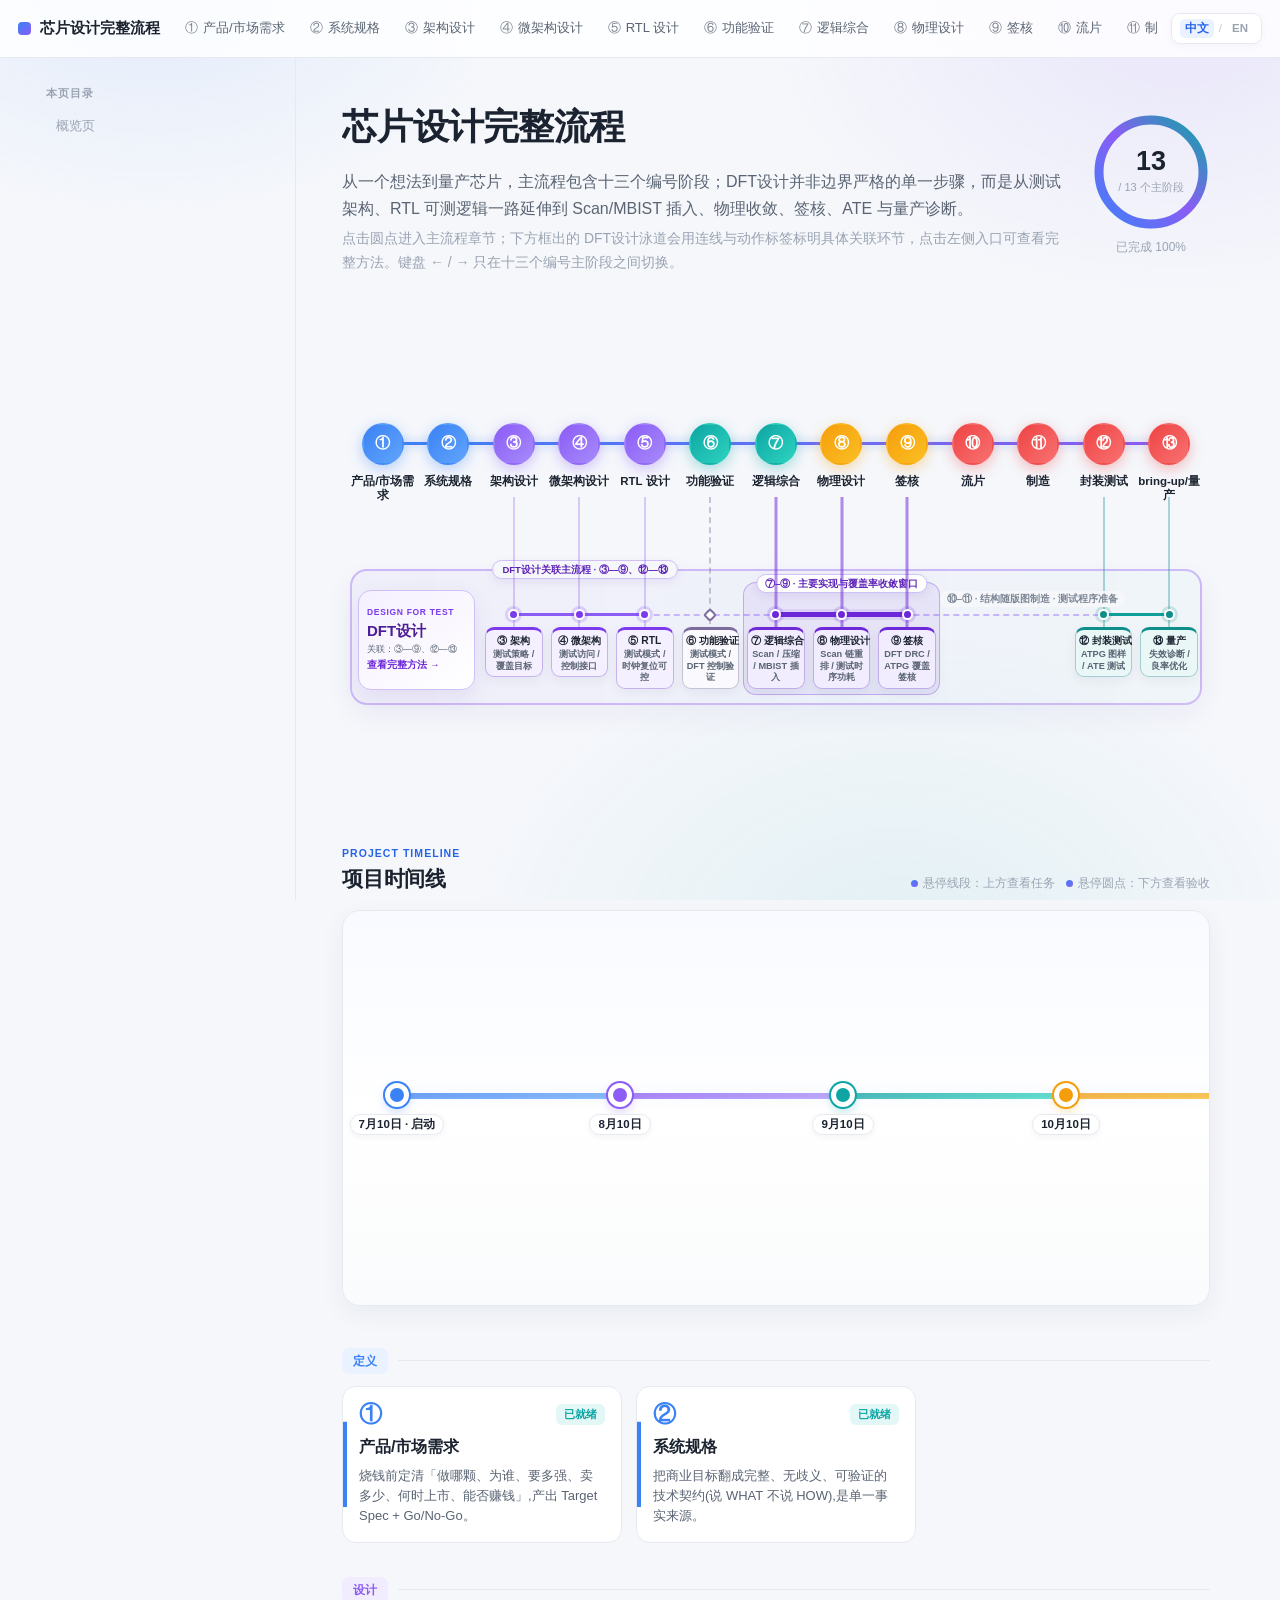
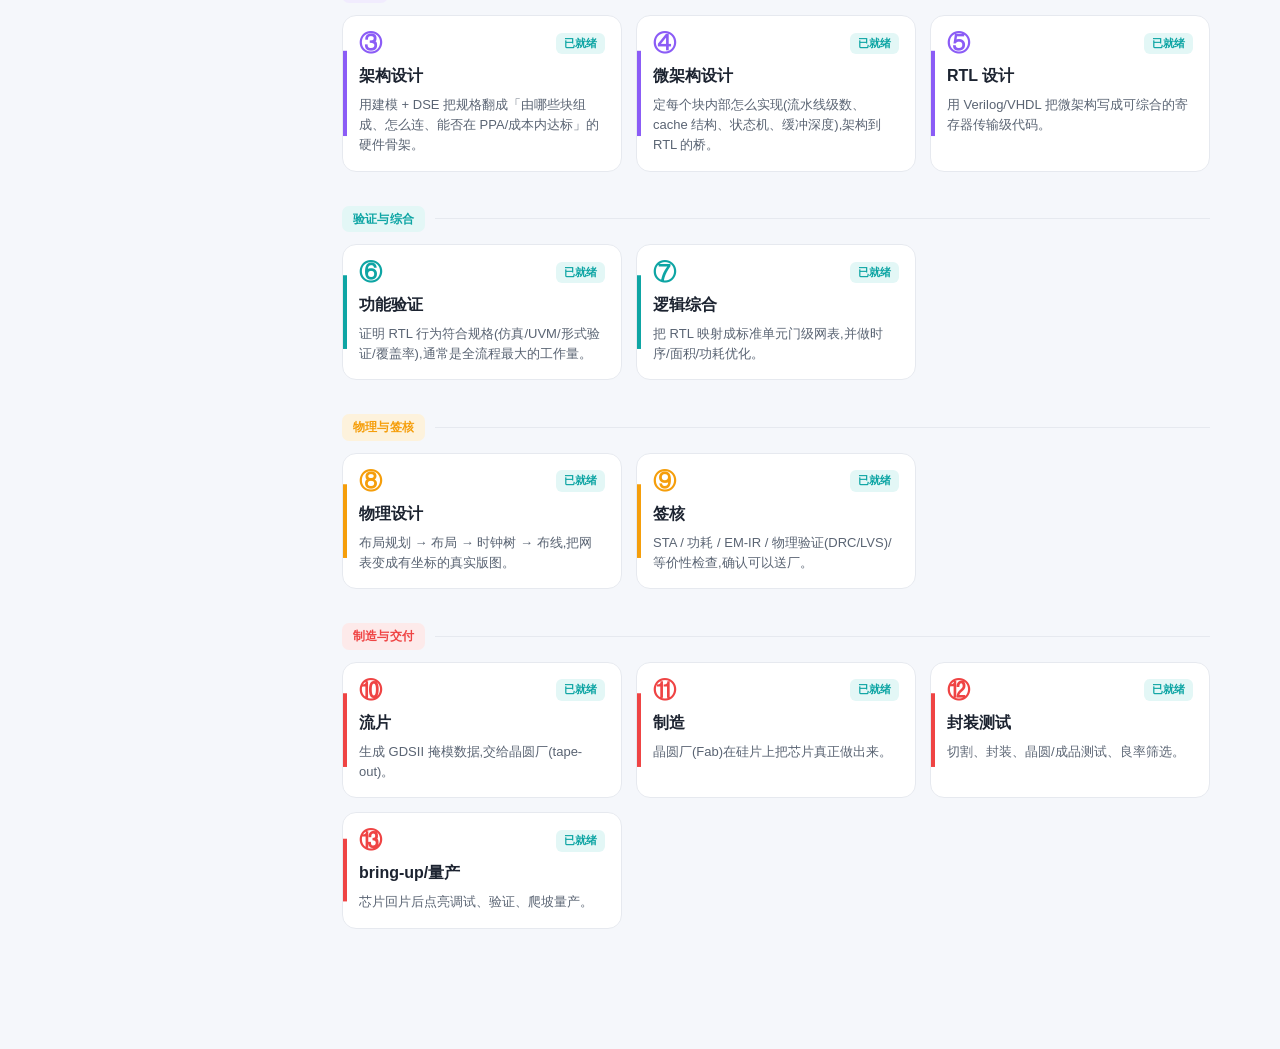
<file: docs/Chip-Design/index.html>
<!DOCTYPE html>
<html lang="zh-CN">
<head>
<meta charset="UTF-8">
<meta name="viewport" content="width=device-width, initial-scale=1.0">
<title>芯片设计完整流程</title>
<script src="assets/marked.min.js"></script>
<script src="content.js"></script>
<script src="cases.js"></script>
<script src="cases_en.js"></script>
<script src="secmaps.js"></script>
<script src="secmaps_en.js"></script>
<style>
  :root{
    --bg:#f5f7fb;
    --surface:#ffffff;
    --ink:#1c2330;
    --ink-soft:#5a6473;
    --ink-faint:#9aa3b2;
    --line:#e6e9ef;
    --line-soft:#eef1f5;
    --brand:#2563eb;
    --brand-soft:#eaf1ff;
    --code-bg:#f4f6f9;
    --p1:#3b82f6; --p1bg:#eaf1ff;
    --p2:#8b5cf6; --p2bg:#f1ecfe;
    --p3:#0ea5a4; --p3bg:#e3f7f6;
    --p4:#f59e0b; --p4bg:#fdf2dc;
    --p5:#ef4444; --p5bg:#fdeaea;
    --topbar-h:58px;
  }
  *{box-sizing:border-box;}
  .sr-only{position:absolute!important;width:1px!important;height:1px!important;padding:0!important;margin:-1px!important;
    overflow:hidden!important;clip:rect(0,0,0,0)!important;white-space:nowrap!important;border:0!important;}
  html{scroll-behavior:smooth;}
  body{
    margin:0;background:var(--bg);color:var(--ink);
    font-family:-apple-system,BlinkMacSystemFont,"PingFang SC","Hiragino Sans GB","Microsoft YaHei","Segoe UI",Roboto,Helvetica,Arial,sans-serif;
    line-height:1.7;font-size:15.5px;-webkit-font-smoothing:antialiased;
  }
  /* 柔和极光背景 */
  body::before{
    content:"";position:fixed;inset:0;z-index:-1;pointer-events:none;
    background:
      radial-gradient(620px 420px at 12% -4%, rgba(59,130,246,.10), transparent 60%),
      radial-gradient(680px 460px at 92% 2%, rgba(139,92,246,.10), transparent 60%),
      radial-gradient(720px 520px at 70% 105%, rgba(14,165,164,.08), transparent 60%);
  }
  a{color:var(--brand);text-decoration:none;}

  /* ---------- 顶栏 ---------- */
  .topbar{
    position:sticky;top:0;z-index:50;height:var(--topbar-h);
    background:rgba(255,255,255,.82);backdrop-filter:saturate(180%) blur(12px);
    border-bottom:1px solid var(--line);display:flex;align-items:center;gap:14px;padding:0 18px;
  }
  .brand{display:flex;align-items:center;gap:9px;font-weight:700;font-size:15px;white-space:nowrap;cursor:pointer;color:var(--ink);
    border:0;background:transparent;padding:0;font-family:inherit;}
  .brand:focus-visible{outline:2px solid var(--brand);outline-offset:5px;border-radius:5px;}
  .brand .dot{width:13px;height:13px;border-radius:4px;background:linear-gradient(135deg,var(--p1),var(--p2),var(--p3));background-size:200% 200%;animation:dotShift 6s ease infinite;}
  @keyframes dotShift{0%,100%{background-position:0% 50%;}50%{background-position:100% 50%;}}
  .nav{display:flex;align-items:center;gap:3px;overflow-x:auto;flex:1;min-width:0;scrollbar-width:thin;}
  .nav::-webkit-scrollbar{height:5px;}
  .nav::-webkit-scrollbar-thumb{background:var(--line);border-radius:3px;}
  .chip{display:inline-flex;align-items:center;gap:5px;padding:6px 10px;border-radius:8px;white-space:nowrap;
    font-size:13px;color:var(--ink-soft);cursor:pointer;border:1px solid transparent;transition:all .15s;}
  .chip:hover{background:var(--line-soft);color:var(--ink);transform:translateY(-1px);}
  .chip .n{font-size:13px;opacity:.8;}
  .chip.active{background:var(--brand-soft);color:var(--brand);border-color:#d3e2ff;font-weight:600;}
  .chip.topic{margin-left:7px;color:#6d28d9;border-color:#ddd0fb;background:linear-gradient(110deg,#f5f0ff,#ecf8f7);}
  .chip.topic:hover{border-color:#bca7f2;background:linear-gradient(110deg,#efe7ff,#e3f7f6);}
  .chip.topic.active{color:#5b21b6;border-color:#a98de8;background:linear-gradient(110deg,#e9ddff,#dff7f4);box-shadow:0 4px 12px rgba(109,40,217,.10);}
  .chip.topic .n{font-size:12px;font-weight:800;}
  .chip.disabled{color:var(--ink-faint);cursor:not-allowed;}
  .chip.disabled:hover{background:transparent;color:var(--ink-faint);transform:none;}
  .chip.disabled .n{opacity:.5;}
  .lang-toggle{appearance:none;display:inline-flex;align-items:center;gap:5px;flex:none;padding:5px 8px;
    border:1px solid var(--line);border-radius:9px;background:rgba(255,255,255,.88);color:var(--ink-faint);
    font-family:inherit;font-size:11.5px;font-weight:700;line-height:1.3;cursor:pointer;box-shadow:0 2px 8px rgba(20,30,50,.04);transition:all .15s;}
  .lang-toggle:hover{border-color:#b8c7e6;box-shadow:0 4px 12px rgba(37,99,235,.08);}
  .lang-toggle:focus-visible{outline:2px solid var(--brand);outline-offset:2px;}
  .lang-toggle .lang-opt{padding:2px 5px;border-radius:5px;transition:all .15s;}
  .lang-toggle .lang-sep{font-weight:500;color:#c3c9d3;}
  .lang-toggle[data-lang="zh"] .lang-zh,.lang-toggle[data-lang="en"] .lang-en{background:var(--brand-soft);color:var(--brand);}

  /* 阅读进度条 */
  .readbar{position:fixed;top:var(--topbar-h);left:0;height:3px;width:0;z-index:49;
    background:linear-gradient(90deg,var(--p1),var(--p2),var(--p3));transition:width .08s linear;opacity:0;}
  .readbar.show{opacity:1;}

  /* ---------- 布局 ---------- */
  .layout{display:grid;grid-template-columns:272px minmax(0,1fr);max-width:1760px;margin:0 auto;padding:0 24px;}
  .toc{position:sticky;top:var(--topbar-h);align-self:start;height:calc(100vh - var(--topbar-h));
    overflow-y:auto;padding:26px 14px 60px 22px;border-right:1px solid var(--line);}
  .toc-title{font-size:11px;font-weight:700;letter-spacing:.09em;color:var(--ink-faint);text-transform:uppercase;margin-bottom:12px;}
  .toc a{display:block;color:var(--ink-soft);font-size:13.5px;padding:5px 10px;border-radius:7px;margin:1px 0;
    border-left:2px solid transparent;line-height:1.45;transition:all .13s;}
  .toc a:hover{background:var(--line-soft);color:var(--ink);}
  .toc a.h3{padding-left:22px;font-size:12.8px;color:var(--ink-faint);}
  .toc a.active{color:var(--brand);background:var(--brand-soft);font-weight:600;border-left-color:var(--brand);transform:translateX(2px);}
  .toc .empty{color:var(--ink-faint);font-size:13px;padding:0 10px;}
  .main{min-width:0;padding:34px 46px 120px;}

  /* ---------- 文档排版 ---------- */
  .doc{max-width:1180px;margin:0 auto;animation:fadeUp .4s ease both;}
  @keyframes fadeUp{from{opacity:0;transform:translateY(10px);}to{opacity:1;transform:none;}}
  .doc h1{font-size:27px;line-height:1.35;margin:.2em 0 .6em;font-weight:750;letter-spacing:-.01em;}
  .doc h2{font-size:21px;margin:2em 0 .7em;padding-top:.5em;font-weight:700;border-top:1px solid var(--line-soft);scroll-margin-top:74px;}
  .doc h2:first-of-type{border-top:none;}
  .doc h3{font-size:16.5px;margin:1.5em 0 .5em;font-weight:700;color:#2a3342;scroll-margin-top:74px;}
  .doc h4{font-size:15px;margin:1.2em 0 .4em;font-weight:700;color:var(--ink-soft);}
  .doc p{margin:.7em 0;}
  .doc ul,.doc ol{padding-left:1.4em;margin:.6em 0;}
  .doc li{margin:.32em 0;}
  .doc li::marker{color:var(--ink-faint);}
  .doc strong{color:#101725;font-weight:700;}
  .doc blockquote{margin:1.1em 0;padding:.6em 1.1em;background:var(--brand-soft);border-left:3px solid var(--brand);
    border-radius:0 8px 8px 0;color:#243043;}
  .doc blockquote p{margin:.3em 0;}
  .doc code{background:var(--code-bg);padding:.12em .42em;border-radius:5px;
    font-family:"SF Mono",ui-monospace,Menlo,Consolas,monospace;font-size:.88em;color:#b3406b;}
  .doc pre{background:#f4f6f9;border:1px solid var(--line);padding:14px 16px;border-radius:10px;overflow-x:auto;margin:1em 0;line-height:1.55;}
  .doc pre code{background:none;padding:0;color:#2a3342;font-size:13px;}
  .doc table{border-collapse:collapse;width:100%;margin:1.1em 0;font-size:14px;display:block;overflow-x:auto;}
  .doc th,.doc td{border:1px solid var(--line);padding:8px 12px;text-align:left;vertical-align:top;}
  .doc th{background:var(--line-soft);font-weight:700;}
  .doc tr:nth-child(even) td{background:#fafbfc;}
  .doc hr{border:none;border-top:1px solid var(--line);margin:2em 0;}
  .doc-foot{margin-top:50px;padding-top:22px;border-top:1px solid var(--line);display:flex;justify-content:space-between;gap:14px;}
  .foot-btn{display:inline-flex;flex-direction:column;gap:2px;padding:12px 18px;border:1px solid var(--line);
    border-radius:11px;background:var(--surface);min-width:160px;cursor:pointer;transition:all .15s;}
  .foot-btn:hover{border-color:var(--brand);box-shadow:0 6px 18px rgba(37,99,235,.10);transform:translateY(-2px);}
  .foot-btn .lbl{font-size:11px;color:var(--ink-faint);}
  .foot-btn .ttl{font-size:14.5px;font-weight:650;color:var(--ink);}
  .foot-btn.next{text-align:right;align-items:flex-end;margin-left:auto;}
  .foot-btn.disabled{opacity:.45;cursor:not-allowed;}
  .foot-btn.disabled:hover{border-color:var(--line);box-shadow:none;transform:none;}

  /* ---------- 首页 ---------- */
  .hero{display:flex;align-items:center;gap:30px;flex-wrap:wrap;margin-bottom:12px;}
  .hero-text{flex:1;min-width:300px;}
  .hero h1{font-size:36px;font-weight:800;letter-spacing:-.02em;margin:.1em 0 .3em;
    background:linear-gradient(100deg,#1c2330 30%,#3b82f6 55%,#8b5cf6 75%,#1c2330 95%);
    background-size:220% 100%;-webkit-background-clip:text;background-clip:text;color:transparent;
    animation:sheen 8s ease infinite;}
  @keyframes sheen{0%,100%{background-position:0% 0;}50%{background-position:100% 0;}}
  .hero p{font-size:16px;color:var(--ink-soft);max-width:720px;margin:.3em 0;}
  .hero .sub{font-size:14px;color:var(--ink-faint);}

  /* 进度环 */
  .ring-wrap{display:flex;flex-direction:column;align-items:center;gap:6px;}
  .ring{position:relative;width:118px;height:118px;}
  .ring svg{transform:rotate(-90deg);}
  .ring .track{fill:none;stroke:var(--line);stroke-width:9;}
  .ring .fill{fill:none;stroke:url(#rg);stroke-width:9;stroke-linecap:round;transition:stroke-dashoffset 1.1s cubic-bezier(.2,.8,.2,1);}
  .ring .ctr{position:absolute;inset:0;display:flex;flex-direction:column;align-items:center;justify-content:center;}
  .ring .ctr b{font-size:27px;font-weight:800;color:var(--ink);line-height:1;}
  .ring .ctr span{font-size:11px;color:var(--ink-faint);margin-top:3px;}
  .ring-cap{font-size:12px;color:var(--ink-faint);}

  /* 互动流程图 */
  .flowmap-wrap{margin:26px 0 6px;}
  .flowmap{position:relative;display:flex;justify-content:space-between;padding:118px 8px 280px;}
  .flow-track{position:absolute;height:3px;background:var(--line);border-radius:3px;top:137px;}
  .flow-fill{position:absolute;height:3px;border-radius:3px;top:137px;
    background:linear-gradient(90deg,var(--p1),var(--p2),var(--p3));background-size:200% 100%;
    animation:flow 2.4s linear infinite;box-shadow:0 0 10px rgba(59,130,246,.4);}
  @keyframes flow{0%{background-position:0% 0;}100%{background-position:200% 0;}}
  .flow-node{flex:1;display:flex;flex-direction:column;align-items:center;position:relative;z-index:3;}
  .node-dot{width:42px;height:42px;border-radius:50%;display:flex;align-items:center;justify-content:center;
    font-weight:800;font-size:15px;background:var(--surface);border:2px solid var(--line);color:var(--ink-faint);
    transition:transform .18s,box-shadow .18s;cursor:default;font-family:inherit;padding:0;}
  .flow-node.ready .node-dot{color:#fff;border-color:transparent;background:linear-gradient(135deg,var(--accent),var(--accent2,var(--accent)));
    box-shadow:0 4px 14px var(--glow);cursor:pointer;}
  .flow-node.ready:hover .node-dot{transform:translateY(-4px) scale(1.12);box-shadow:0 9px 22px var(--glow);}
  .flow-node.ready:focus-within .node-dot{transform:translateY(-4px) scale(1.12);box-shadow:0 9px 22px var(--glow);}
  .flow-node.dft-hovered .node-dot{box-shadow:0 0 0 4px rgba(124,58,237,.18),0 8px 20px var(--glow);transform:translateY(-2px) scale(1.07);}
  .node-dot:focus-visible{outline:3px solid var(--surface);box-shadow:0 0 0 5px var(--accent),0 9px 22px var(--glow)!important;}
  .flow-node.locked .node-dot{border-style:dashed;}
  .flow-node.nextup .node-dot{animation:pulse 1.8s ease-in-out infinite;border-color:var(--accent);color:var(--accent);}
  @keyframes pulse{0%,100%{box-shadow:0 0 0 0 var(--glow);}50%{box-shadow:0 0 0 7px transparent;}}
  .node-label{margin-top:9px;font-size:11.5px;color:var(--ink-soft);text-align:center;max-width:74px;line-height:1.3;}
  .flow-node.ready .node-label{color:var(--ink);font-weight:600;}
  .node-pop{position:absolute;top:78px;left:50%;transform:translateX(-50%) translateY(6px);
    width:208px;background:var(--surface);border:1px solid var(--line);border-radius:11px;padding:11px 13px;
    box-shadow:0 12px 30px rgba(20,30,50,.13);opacity:0;visibility:hidden;transition:all .16s;z-index:5;pointer-events:none;}
  .node-pop::before{content:"";position:absolute;top:-6px;left:50%;transform:translateX(-50%) rotate(45deg);
    width:10px;height:10px;background:var(--surface);border-left:1px solid var(--line);border-top:1px solid var(--line);}
  .flow-node:hover .node-pop,.flow-node:focus-within .node-pop{opacity:1;visibility:visible;transform:translateX(-50%) translateY(0);}
  .node-pop .pt{font-size:13px;font-weight:700;margin-bottom:4px;color:var(--ink);}
  .node-pop .pd{font-size:12px;color:var(--ink-soft);line-height:1.5;}
  .node-pop .dft-node-role{margin-top:7px;padding-top:6px;border-top:1px solid #e5dcfb;color:#6d28d9;font-size:10.5px;font-weight:700;line-height:1.4;}

  /* 流程节点小组成员：与下方环节简介同步出现 */
  .node-members{position:absolute;left:50%;bottom:calc(100% + 10px);transform:translateX(-50%) translateY(6px);
    width:238px;background:var(--surface);border:1px solid var(--line);border-radius:12px;padding:10px 11px 11px;
    box-shadow:0 12px 30px rgba(20,30,50,.13);opacity:0;visibility:hidden;transition:all .16s;
    z-index:6;pointer-events:none;text-align:center;}
  .node-members::after{content:"";position:absolute;bottom:-6px;left:50%;transform:translateX(-50%) rotate(45deg);
    width:10px;height:10px;background:var(--surface);border-right:1px solid var(--line);border-bottom:1px solid var(--line);}
  .flow-node:hover .node-members,.flow-node:focus-within .node-members{
    opacity:1;visibility:visible;transform:translateX(-50%) translateY(0);}
  .node-members .ot{font-size:10.5px;font-weight:800;letter-spacing:.08em;color:var(--accent);margin-bottom:7px;}
  .member-list{display:flex;justify-content:center;gap:5px;flex-wrap:wrap;}
  .member-tag{display:inline-flex;align-items:center;min-height:24px;padding:3px 8px;border-radius:999px;
    background:var(--accentBg,var(--brand-soft));color:var(--ink);font-size:11.5px;font-weight:650;line-height:1.35;white-space:nowrap;}
  .member-tag.pending{background:var(--line-soft);color:var(--ink-faint);border:1px dashed #cbd1dc;}

  /* DFT设计：与 13 个主节点严格对齐的跨阶段泳道 */
  .dft-map{position:absolute;left:8px;right:8px;top:280px;height:126px;z-index:2;
    display:grid;grid-template-columns:repeat(13,minmax(0,1fr));pointer-events:none;}
  .dft-scope-frame{position:absolute;left:0;right:0;top:-16px;height:136px;border:2px solid rgba(124,58,237,.30);
    border-radius:17px;background:linear-gradient(90deg,rgba(124,58,237,.045),rgba(14,165,164,.025));
    box-shadow:0 10px 28px rgba(76,29,149,.055);z-index:0;pointer-events:none;}
  .dft-scope-frame>span{position:absolute;top:-11px;padding:2px 9px;border:1px solid #cfbff5;border-radius:999px;
    background:var(--bg);color:#5b21b6;font-size:9.5px;font-weight:850;line-height:1.4;white-space:nowrap;
    box-shadow:0 3px 10px rgba(76,29,149,.08);}
  .dft-entry-wrap{position:relative;z-index:6;grid-column:1 / 3;align-self:start;height:100px;margin:5px 6px 0 8px;
    pointer-events:auto;--accent:#7c3aed;--accentBg:#f1ecfe;}
  .dft-entry{position:relative;z-index:1;width:100%;height:100%;padding:10px 8px;
    display:flex;flex-direction:column;justify-content:center;border:1px solid #cfc0f7;border-radius:13px;
    background:linear-gradient(145deg,#f5f0ff,#fff);box-shadow:0 8px 22px rgba(76,29,149,.08);
    color:var(--ink);transition:transform .16s,box-shadow .16s,border-color .16s;}
  .dft-entry-wrap:hover .dft-entry,.dft-entry:focus-visible{transform:translateY(-2px);border-color:#8b5cf6;
    box-shadow:0 11px 26px rgba(76,29,149,.14);outline:none;}
  .dft-entry .de-kicker{font-size:8.5px;font-weight:850;letter-spacing:.08em;color:#7c3aed;line-height:1.25;white-space:nowrap;}
  .dft-entry b{font-size:15px;color:#4c1d95;line-height:1.4;margin-top:2px;white-space:nowrap;}
  .dft-entry .de-legend{font-size:8.8px;color:var(--ink-soft);line-height:1.45;margin-top:2px;white-space:nowrap;}
  .dft-entry .de-go{font-size:10px;font-weight:750;color:#6d28d9;line-height:1.35;margin-top:3px;}
  .dft-entry-tip{position:absolute;left:50%;--tip-x:-50%;transform:translateX(var(--tip-x)) translateY(6px);
    background:var(--surface);border:1px solid var(--line);border-radius:12px;box-shadow:0 12px 30px rgba(20,30,50,.13);
    opacity:0;visibility:hidden;transition:opacity .16s,visibility .16s,transform .16s;z-index:8;pointer-events:none;}
  .dft-entry-members{bottom:calc(100% + 12px);width:260px;padding:10px 11px 11px;text-align:center;}
  .dft-entry-members::after{content:"";position:absolute;bottom:-6px;left:50%;width:10px;height:10px;background:var(--surface);
    border-right:1px solid var(--line);border-bottom:1px solid var(--line);transform:translateX(-50%) rotate(45deg);}
  .dft-entry-members .ot{font-size:10.5px;font-weight:800;letter-spacing:.08em;color:#7c3aed;margin-bottom:7px;}
  .dft-entry-summary{top:calc(100% + 12px);width:320px;padding:12px 14px 13px;text-align:left;border-top:3px solid #7c3aed;}
  .dft-entry-summary::before{content:"";position:absolute;top:-7px;left:50%;width:10px;height:10px;background:var(--surface);
    border-left:1px solid var(--line);border-top:1px solid var(--line);transform:translateX(-50%) rotate(45deg);}
  .dft-entry-summary .pt{font-size:13px;font-weight:750;color:#4c1d95;margin-bottom:5px;}
  .dft-entry-summary .pd{font-size:12px;color:var(--ink-soft);line-height:1.55;}
  .dft-entry-wrap:hover .dft-entry-tip,.dft-entry-wrap:focus-within .dft-entry-tip{
    opacity:1;visibility:visible;transform:translateX(var(--tip-x)) translateY(0);}
  .dft-track{position:absolute;top:29px;height:0;border-top:2px dashed #c4b5fd;z-index:1;pointer-events:none;}
  .dft-track.segment{height:3px;border:0;border-radius:999px;top:28px;}
  .dft-track.plan{background:#8b5cf6;}
  .dft-track.focus{height:5px;top:27px;background:#6d28d9;box-shadow:0 0 0 3px rgba(109,40,217,.10);}
  .dft-track.silicon{background:#0f9f9b;}
  .dft-focus-window{position:absolute;top:-3px;height:113px;border:1.5px solid rgba(109,40,217,.30);border-radius:13px;
    background:rgba(109,40,217,.065);z-index:1;pointer-events:none;}
  .dft-focus-window span{position:absolute;left:50%;top:-9px;transform:translateX(-50%);padding:2px 8px;border-radius:999px;
    background:#fff;color:#5b21b6;border:1px solid #cfc0f7;box-shadow:0 3px 10px rgba(76,29,149,.09);
    font-size:9.5px;font-weight:850;line-height:1.4;white-space:nowrap;}
  .dft-transit-note{position:absolute;top:6px;text-align:center;color:#7b8492;font-size:9.5px;font-weight:700;
    line-height:1.35;white-space:nowrap;z-index:4;pointer-events:none;}
  .dft-transit-note span{display:inline-block;padding:2px 7px;border-radius:999px;background:var(--bg);}
  .dft-touchpoint{position:relative;grid-row:1;align-self:start;justify-self:stretch;margin:24px 4px 0;
    z-index:3;text-align:center;--tp:#7c3aed;--tp-bg:#f5f0ff;pointer-events:auto;}
  .dft-touchpoint::before{content:"";position:absolute;left:50%;top:-112px;height:137px;
    border-left:2px solid var(--tp);opacity:.24;transform:translateX(-50%);z-index:-1;}
  .dft-touchpoint.collab{--tp:#7c6b9d;--tp-bg:#faf9fd;}
  .dft-touchpoint.collab::before{border-left-style:dashed;opacity:.38;}
  .dft-touchpoint.focus{--tp:#6d28d9;--tp-bg:#f1ecfe;}
  .dft-touchpoint.focus::before{border-left-width:3px;opacity:.52;}
  .dft-touchpoint.silicon{--tp:#0f8f8b;--tp-bg:#e9f8f7;}
  .dft-touchpoint.silicon::before{opacity:.34;}
  .dft-anchor{display:block;width:11px;height:11px;margin:0 auto;border-radius:50%;background:var(--tp);
    border:2px solid #fff;box-shadow:0 0 0 3px color-mix(in srgb,var(--tp) 18%,transparent);}
  .dft-touchpoint.collab .dft-anchor{width:10px;height:10px;border-radius:3px;background:#fff;border:2px solid var(--tp);
    box-shadow:none;transform:rotate(45deg);margin-top:1px;}
  .dft-tp-label{display:block;min-height:46px;margin-top:7px;padding:5px 3px 4px;border:1px solid color-mix(in srgb,var(--tp) 31%,#e6e9ef);
    border-top:3px solid var(--tp);border-radius:9px;background:var(--tp-bg);box-shadow:0 4px 12px rgba(20,30,50,.055);
    transition:transform .15s,box-shadow .15s,border-color .15s;}
  .dft-tp-label b{display:block;color:var(--ink);font-size:10.3px;line-height:1.25;white-space:nowrap;}
  .dft-tp-label small{display:block;margin-top:2px;color:var(--ink-soft);font-size:9.2px;font-weight:650;line-height:1.25;}
  .dft-touchpoint:hover .dft-tp-label,.dft-touchpoint.is-active .dft-tp-label,
  .dft-entry-wrap:hover~.dft-touchpoint .dft-tp-label,.dft-entry-wrap:focus-within~.dft-touchpoint .dft-tp-label{
    transform:translateY(-2px);border-color:var(--tp);box-shadow:0 7px 16px rgba(76,29,149,.11);}

  /* 项目时间线 */
  .project-timeline{margin:62px 0 42px;}
  .pt-head{display:flex;align-items:flex-end;justify-content:space-between;gap:18px;margin-bottom:16px;}
  .pt-kicker{display:block;font-size:10.5px;font-weight:800;letter-spacing:.10em;color:var(--brand);text-transform:uppercase;margin-bottom:2px;}
  .pt-title{margin:0;font-size:21px;line-height:1.35;font-weight:800;color:var(--ink);letter-spacing:-.01em;}
  .pt-guide{display:flex;align-items:center;gap:11px;flex-wrap:wrap;font-size:11.5px;color:var(--ink-faint);}
  .pt-guide span{display:inline-flex;align-items:center;gap:5px;white-space:nowrap;}
  .pt-guide span::before{content:"";width:7px;height:7px;border-radius:50%;background:linear-gradient(135deg,var(--p1),var(--p2));}
  .pt-swipe{display:none!important;}
  .pt-frame{overflow:hidden;border:1px solid var(--line);border-radius:18px;
    background:linear-gradient(180deg,#f8faff 0%,#fff 52%,#fafbfc 100%);box-shadow:0 8px 26px rgba(20,30,50,.055);}
  .pt-scroll{overflow-x:auto;overscroll-behavior-x:contain;scrollbar-width:thin;scrollbar-color:#d9deea transparent;}
  .pt-scroll::-webkit-scrollbar{height:6px;}
  .pt-scroll::-webkit-scrollbar-thumb{background:#d9deea;border-radius:999px;}
  .pt-scroll:focus-visible{outline:2px solid var(--brand);outline-offset:-3px;}
  .pt-board{min-width:1000px;padding:172px 54px 150px;}
  .pt-axis{position:relative;height:72px;margin:0;}
  .pt-axis::before{content:"";position:absolute;left:0;right:0;top:10px;height:4px;border-radius:999px;
    background:var(--line);box-shadow:0 0 12px rgba(59,130,246,.12);}
  .pt-pop{position:absolute;width:270px;max-width:calc(100vw - 48px);background:var(--surface);border:1px solid var(--line);border-radius:12px;
    padding:12px 14px 13px;box-shadow:0 12px 30px rgba(20,30,50,.13);opacity:0;visibility:hidden;
    --pop-x:-50%;transform:translateX(var(--pop-x)) translateY(6px);transition:opacity .16s,visibility .16s,transform .16s;
    z-index:6;pointer-events:none;text-align:left;}
  .pt-tag{display:inline-flex;align-items:center;padding:3px 8px;border-radius:6px;background:var(--tl-bg);color:var(--tl);
    font-size:10.5px;font-weight:800;line-height:1.4;}
  .pt-pop h3{margin:8px 0 5px;font-size:14px;line-height:1.4;font-weight:750;color:var(--ink);}
  .pt-pop p{margin:0;font-size:12.5px;line-height:1.6;color:var(--ink-soft);}
  .pt-period{position:absolute;left:var(--start);width:var(--span);top:0;height:20px;z-index:2;}
  .pt-segment{appearance:none;position:absolute;inset:-8px 0;border:0;background:transparent;padding:0;cursor:pointer;border-radius:999px;touch-action:pan-x;}
  .pt-segment::before{content:"";position:absolute;left:9px;right:9px;top:18px;height:6px;border-radius:999px;
    background:linear-gradient(90deg,var(--tl),var(--tl2,var(--tl)));opacity:.72;transition:height .16s,top .16s,opacity .16s,box-shadow .16s;}
  .pt-period:hover .pt-segment::before,.pt-period:focus-within .pt-segment::before{
    height:9px;top:16px;opacity:1;box-shadow:0 0 12px var(--glow);}
  .pt-segment:focus-visible{outline:none;}
  .pt-segment:focus-visible::before{box-shadow:0 0 0 3px #fff,0 0 0 5px var(--tl),0 0 14px var(--glow);}
  .pt-task-pop{left:50%;bottom:calc(100% + 18px);border-top:3px solid var(--tl);}
  .pt-task-pop::after{content:"";position:absolute;bottom:-6px;left:50%;width:10px;height:10px;background:var(--surface);
    border-right:1px solid var(--line);border-bottom:1px solid var(--line);transform:translateX(-50%) rotate(45deg);}
  .pt-period:hover .pt-task-pop,.pt-period:focus-within .pt-task-pop{
    opacity:1;visibility:visible;transform:translateX(var(--pop-x)) translateY(0);}
  .pt-milestone{position:absolute;left:var(--x);top:-10px;width:84px;height:70px;z-index:3;transform:translateX(-50%);}
  .pt-point{appearance:none;border:0;background:transparent;width:84px;min-height:64px;padding:10px 7px 0;touch-action:pan-x;
    display:flex;flex-direction:column;align-items:center;color:inherit;font-family:inherit;cursor:pointer;border-radius:12px;}
  .pt-dot{width:24px;height:24px;border:5px solid #fff;border-radius:50%;background:var(--dot);transition:transform .16s,box-shadow .16s;
    box-shadow:0 0 0 2px var(--dot),0 4px 10px var(--glow);}
  .pt-date{margin-top:7px;padding:2px 8px;border:1px solid var(--line);border-radius:999px;background:#fff;color:var(--ink);
    font-size:11.5px;font-weight:750;white-space:nowrap;box-shadow:0 2px 7px rgba(20,30,50,.05);transition:all .16s;}
  .pt-milestone:hover .pt-dot,.pt-milestone:focus-within .pt-dot{transform:scale(1.18);box-shadow:0 0 0 3px var(--dot),0 7px 16px var(--glow);}
  .pt-milestone:hover .pt-date,.pt-milestone:focus-within .pt-date{
    color:var(--dot);border-color:var(--dot);background:var(--dot-bg,#fff);}
  .pt-point:focus-visible{outline:2px solid var(--dot);outline-offset:2px;}
  .pt-criterion-pop{left:50%;top:calc(100% + 8px);border-bottom:3px solid var(--tl);background:#fbfcfe;}
  .pt-criterion-pop::before{content:"";position:absolute;top:-6px;left:50%;width:10px;height:10px;background:#fbfcfe;
    border-left:1px solid var(--line);border-top:1px solid var(--line);transform:translateX(-50%) rotate(45deg);}
  .pt-milestone:hover .pt-criterion-pop,.pt-milestone:focus-within .pt-criterion-pop{
    opacity:1;visibility:visible;transform:translateX(var(--pop-x)) translateY(0);}
  .pt-milestone.edge-start .pt-criterion-pop{--pop-x:0%;}
  .pt-milestone.edge-start .pt-criterion-pop::before{left:18px;}
  .pt-milestone.edge-end .pt-criterion-pop{left:auto;right:50%;--pop-x:0%;}
  .pt-milestone.edge-end .pt-criterion-pop::before{left:auto;right:18px;}

  /* 阶段卡片 */
  .phase{margin-top:34px;}
  .phase-head{display:flex;align-items:center;gap:10px;margin-bottom:12px;}
  .phase-tag{font-size:12px;font-weight:700;padding:3px 11px;border-radius:7px;letter-spacing:.02em;}
  .phase-line{flex:1;height:1px;background:var(--line);}
  .cards{display:grid;grid-template-columns:repeat(auto-fill,minmax(228px,1fr));gap:14px;}
  .card{position:relative;background:var(--surface);border:1px solid var(--line);border-radius:14px;
    padding:16px 16px 15px;cursor:pointer;transition:transform .16s,box-shadow .16s,border-color .16s;overflow:hidden;
    width:100%;font:inherit;color:inherit;text-align:left;}
  .card::before{content:"";position:absolute;left:0;top:0;bottom:0;width:4px;background:var(--accent,var(--brand));transform:scaleY(.55);transition:transform .16s;}
  .card:hover::before{transform:scaleY(1);}
  .card:hover{transform:translateY(-4px);box-shadow:0 12px 28px rgba(20,30,50,.10);border-color:var(--accent,var(--brand));}
  .card:focus-visible{outline:3px solid color-mix(in srgb,var(--accent,var(--brand)) 45%,transparent);outline-offset:2px;
    border-color:var(--accent,var(--brand));}
  .card.locked{cursor:not-allowed;opacity:.7;}
  .card.locked:hover{transform:none;box-shadow:none;border-color:var(--line);}
  .card.locked::before{opacity:.4;}
  .card-top{display:flex;align-items:center;justify-content:space-between;margin-bottom:7px;}
  .card-num{font-size:23px;font-weight:800;color:var(--accent,var(--brand));line-height:1;}
  .badge{font-size:10.5px;font-weight:700;padding:2px 8px;border-radius:6px;}
  .badge.ready{background:var(--p3bg);color:var(--p3);}
  .badge.soon{background:var(--line-soft);color:var(--ink-faint);}
  .card h3{font-size:16px;margin:0 0 6px;font-weight:700;color:var(--ink);}
  .card p{font-size:13px;color:var(--ink-soft);margin:0;line-height:1.55;}

  /* 滚动揭示 */
  .reveal{opacity:0;transform:translateY(16px);transition:opacity .55s ease,transform .55s ease;}
  .reveal.in{opacity:1;transform:none;}

  /* 快捷键提示 */
  .kbd-hint{position:fixed;bottom:16px;right:18px;font-size:12px;color:var(--ink-faint);
    background:rgba(255,255,255,.8);border:1px solid var(--line);border-radius:8px;padding:6px 10px;
    backdrop-filter:blur(6px);z-index:40;opacity:0;transition:opacity .3s;}
  .kbd-hint.show{opacity:1;}
  .kbd-hint kbd{background:var(--line-soft);border:1px solid var(--line);border-radius:4px;padding:1px 6px;font-size:11px;font-family:inherit;margin:0 1px;}

  /* ========== 文档页:可视化增强 ========== */
  /* 文档 hero */
  .doc-hero{position:relative;border:1px solid var(--line);border-radius:18px;
    padding:22px 24px 18px;margin:0 0 14px;overflow:hidden;
    background:linear-gradient(120deg,var(--accentBg),#ffffff 72%);}
  .doc-hero::after{content:"";position:absolute;right:-40px;top:-40px;width:160px;height:160px;border-radius:50%;
    background:radial-gradient(circle,var(--glow),transparent 70%);opacity:.7;}
  .dh-top{display:flex;align-items:center;gap:16px;position:relative;z-index:1;}
  .dh-badge{width:54px;height:54px;border-radius:15px;display:grid;place-items:center;font-size:26px;font-weight:800;
    color:#fff;background:linear-gradient(135deg,var(--accent),var(--accent2));box-shadow:0 7px 18px var(--glow);flex:none;}
  .dh-phase{font-size:12px;font-weight:700;color:var(--accent);letter-spacing:.03em;}
  .dh-title{font-size:25px;font-weight:800;margin:3px 0 0;letter-spacing:-.01em;}
  .dh-meta{display:flex;gap:16px;margin-top:13px;font-size:12.5px;color:var(--ink-soft);position:relative;z-index:1;}
  .dh-stepper{display:flex;gap:5px;margin-top:15px;flex-wrap:wrap;position:relative;z-index:1;}
  .dh-step{width:22px;height:8px;border:0;padding:0;border-radius:5px;background:var(--line);transition:transform .15s;}
  .dh-step.avail{cursor:pointer;}
  .dh-step.avail:hover,.dh-step.avail:focus-visible{transform:scaleY(1.5);outline:2px solid var(--accent);outline-offset:2px;}
  .dh-step.cur{width:36px;box-shadow:0 0 0 3px var(--accentBg);}
  .doc-hero.crosscut{background:linear-gradient(120deg,#f1ecfe,#e7f7f6 58%,#fff 100%);border-color:#d9cdf7;}
  .doc-hero.crosscut .dh-badge{font-size:19px;border-radius:50%;}
  .doc-hero.crosscut .dh-stepper{padding:7px 9px;border-radius:9px;background:linear-gradient(90deg,rgba(139,92,246,.10),rgba(14,165,164,.10),rgba(245,158,11,.08));}

  /* 章节分块 + 标题序号片 */
  .doc-lead{margin:0;}
  .doc-lead hr{display:none;}
  .doc blockquote.series-nav{display:none;}
  .doc-section{margin-bottom:4px;}
  .sec-chip{display:inline-grid;place-items:center;width:30px;height:30px;border-radius:9px;
    font-size:15px;margin-right:10px;background:var(--accentBg,#eef1f5);vertical-align:middle;line-height:1;
    box-shadow:inset 0 0 0 1px rgba(0,0,0,.04);}
  .doc-section h3 .sec-chip{width:24px;height:24px;font-size:13px;border-radius:7px;margin-right:8px;}

  /* callout 引用 */
  .doc blockquote{position:relative;padding-left:2.7em;}
  .doc blockquote::before{content:"💡";position:absolute;left:.85em;top:.5em;font-size:1.05em;}

  /* 代码块 / 示意图 + 复制 */
  .doc pre{position:relative;}
  .doc pre.diagram{background:linear-gradient(135deg,#f3f7ff,#f7f4ff);border:1px dashed #c7d3ea;}
  .doc pre.diagram::before{content:attr(data-label);position:absolute;top:7px;left:12px;font-size:10px;
    letter-spacing:.08em;color:var(--ink-faint);font-family:inherit;}
  .doc pre.diagram code{display:block;padding-top:14px;text-align:center;}
  .copy-btn{position:absolute;top:7px;right:8px;font-size:11px;color:var(--ink-soft);background:rgba(255,255,255,.85);
    border:1px solid var(--line);border-radius:6px;padding:3px 9px;cursor:pointer;font-family:inherit;transition:all .13s;opacity:0;}
  .doc pre:hover .copy-btn,.doc pre:focus-within .copy-btn,.copy-btn:focus-visible{opacity:1;}
  .copy-btn:hover{color:var(--brand);border-color:var(--brand);}

  /* 表格行悬停 */
  .doc tbody tr{transition:background .12s;}
  .doc tbody tr:hover td{background:#eef4ff !important;}

  /* 「致命的坑」章节:列表变警示卡 */
  .warn-section ol{list-style:none;padding-left:0;}
  .warn-section ol>li{position:relative;background:var(--p5bg);border:1px solid #f7d4d4;border-radius:10px;
    padding:10px 14px 10px 42px;margin:9px 0;}
  .warn-section ol>li::before{content:"⚠️";position:absolute;left:13px;top:9px;font-size:14px;}
  .warn-section ol>li strong{color:#c0392b;}

  /* 正文列表 → 整组打包成一个小块(粒度:每个列表一块,而非每条一块) */
  .doc-section:not(.warn-section) > ul,
  .doc-section:not(.warn-section) > ol{
    background:#fff;border:1px solid var(--line);border-left:3px solid var(--accent,var(--brand));
    border-radius:12px;padding:13px 18px 13px 34px;margin:1.05em 0;
    transition:box-shadow .15s,border-color .15s;}
  .doc-section:not(.warn-section) > ul:hover,
  .doc-section:not(.warn-section) > ol:hover{
    box-shadow:0 4px 18px rgba(20,30,50,.07);border-color:var(--accent,var(--brand));}
  .doc-section:not(.warn-section) > ul > li,
  .doc-section:not(.warn-section) > ol > li{margin:.42em 0;padding-left:3px;}
  .doc-section:not(.warn-section) > ul > li::marker,
  .doc-section:not(.warn-section) > ol > li::marker{color:var(--accent,var(--brand));font-weight:700;}
  /* 块内子列表:普通缩进 */
  .doc-section > ul > li ul,.doc-section > ul > li ol,
  .doc-section > ol > li ul,.doc-section > ol > li ol{margin:.4em 0 .15em;padding-left:1.3em;}

  /* ========== 真实芯片案例(TPU)组件 ========== */
  .case{margin:20px 0 10px;border:1px solid var(--line);border-radius:16px;overflow:hidden;
    background:linear-gradient(180deg,var(--accentBg,#f1ecfe),#fff 76px);box-shadow:0 6px 22px rgba(20,30,50,.05);}
  .case-hd{display:flex;align-items:center;gap:10px;padding:13px 16px;border-bottom:1px solid var(--line);flex-wrap:wrap;}
  .case-badge{font-size:11px;font-weight:800;color:#fff;letter-spacing:.02em;white-space:nowrap;
    background:linear-gradient(135deg,var(--accent,#8b5cf6),var(--accent2,#a78bfa));padding:5px 11px;border-radius:8px;}
  .case-ttl{font-weight:800;font-size:15.5px;color:var(--ink);}
  .case-one{flex-basis:100%;font-size:13px;color:var(--ink-soft);line-height:1.6;margin-top:1px;}
  .case-bd{padding:14px 16px 16px;}
  .case-figure{background:#fff;border:1px solid var(--line);border-radius:12px;padding:8px 10px;}
  .cs-svg{display:block;width:100%;height:auto;font-family:inherit;}
  .case-step{display:flex;align-items:center;gap:7px;margin-top:11px;flex-wrap:wrap;}
  .case-btn{font-size:13px;border:1px solid var(--line);background:#fff;color:var(--ink-soft);
    border-radius:8px;padding:5px 11px;cursor:pointer;transition:all .13s;white-space:nowrap;font-family:inherit;}
  .case-btn:hover{border-color:var(--accent);color:var(--accent);}
  .case-cap{flex:1;min-width:200px;font-size:13px;color:var(--ink);background:var(--accentBg,#f1ecfe);
    border-radius:8px;padding:7px 11px;line-height:1.5;}
  .case-legend{display:flex;flex-wrap:wrap;gap:7px;margin-top:13px;}
  .cs-leg{font-size:12px;border:1px solid var(--line);border-radius:999px;padding:4px 11px;cursor:pointer;
    background:#fff;display:inline-flex;gap:6px;align-items:center;transition:all .13s;font-family:inherit;color:inherit;}
  .cs-leg:hover{border-color:var(--accent);color:var(--accent);background:var(--accentBg);}
  .cs-leg .dot{width:8px;height:8px;border-radius:50%;background:var(--accent,#8b5cf6);flex:none;}
  .case-desc{font-size:12.5px;color:var(--ink-soft);margin-top:9px;line-height:1.6;}
  /* 设计生命周期 tab */
  .case-life{margin-top:15px;border:1px solid var(--line);border-radius:12px;overflow:hidden;}
  .life-tabs{display:flex;flex-wrap:wrap;gap:3px;background:#f6f4fb;padding:5px;border-bottom:1px solid var(--line);}
  .life-tab{flex:1;min-width:118px;font-size:12.5px;font-weight:600;color:var(--ink-soft);background:transparent;
    border:none;border-radius:8px;padding:8px 9px;cursor:pointer;transition:all .13s;white-space:nowrap;font-family:inherit;}
  .life-tab:hover{color:var(--accent);}
  .life-tab.active{background:#fff;color:var(--accent);box-shadow:0 1px 5px rgba(20,30,50,.08);font-weight:700;}
  .life-panel{display:none;padding:13px 16px;animation:fadeUp .25s ease both;}
  .life-panel.active{display:block;}
  .life-panel ul{margin:0;padding-left:1.25em;}
  .life-panel li{margin:.55em 0;font-size:13.5px;line-height:1.62;color:var(--ink);}
  .life-intro{font-size:12.5px;color:var(--ink-faint);margin-bottom:9px;}
  .case-specs{display:grid;grid-template-columns:repeat(auto-fill,minmax(152px,1fr));gap:8px;}
  .spec{background:#fff;border:1px solid var(--line);border-left:3px solid var(--accent,#8b5cf6);border-radius:9px;padding:8px 11px;}
  .spec .k{font-size:11px;color:var(--ink-faint);}
  .spec .v{font-size:13.5px;font-weight:700;color:var(--ink);margin-top:2px;}
  .case-src{font-size:11px;color:var(--ink-faint);margin-top:12px;font-style:italic;}
  .case-lang-note{margin:20px 0 10px;padding:18px 20px;border:1px solid #cfe0ff;border-radius:14px;
    background:linear-gradient(135deg,#eef5ff,#f7f3ff);box-shadow:0 5px 18px rgba(37,99,235,.06);}
  .case-lang-note .case-note-title{display:block;margin:0 0 6px;font-size:15.5px;font-weight:800;color:var(--ink);}
  .case-lang-note p{margin:0;color:var(--ink-soft);font-size:13px;line-height:1.6;}
  .case-lang-note button{margin-top:11px;padding:7px 12px;border:1px solid #b7cdf8;border-radius:8px;background:#fff;
    color:var(--brand);font-family:inherit;font-size:12px;font-weight:700;line-height:1.3;cursor:pointer;transition:all .15s;}
  .case-lang-note button:hover{background:var(--brand);border-color:var(--brand);color:#fff;transform:translateY(-1px);}
  /* SVG 基础与高亮态 */
  .cs-box{fill:#fff;stroke:#cbd5e1;stroke-width:1.5;}
  .cs-cell{fill:#faf7ff;stroke:#c4b5fd;stroke-width:1.2;}
  .cs-cellt{fill:#7c5cce;font-size:11px;text-anchor:middle;font-weight:700;}
  .cs-t{fill:#1c2330;font-size:12.5px;text-anchor:middle;font-weight:600;}
  .cs-sub{fill:#5a6473;font-size:10px;text-anchor:middle;}
  .cs-arr{stroke:#94a3b8;stroke-width:1.8;fill:none;}
  .cs-note{fill:#64748b;font-size:10.5px;}
  .cs-part{transition:opacity .22s,filter .22s;}
  .cs-part.is-dim{opacity:.2;}
  .cs-part.is-hl .cs-cell{stroke:var(--accent,#8b5cf6);stroke-width:2.4;fill:var(--accentBg,#f1ecfe);}
  .cs-part.is-hl .cs-box{stroke:var(--accent,#8b5cf6);stroke-width:2.4;}
  .cs-part.is-hl .cs-arr{stroke:var(--accent,#8b5cf6);stroke-width:2.4;}
  .cs-part.is-hl rect{stroke:var(--accent,#8b5cf6);}

  /* ========== 章节子节全景顺序图 ========== */
  .secmap{margin:4px 0 24px;border:1px solid var(--line);border-radius:14px;
    background:linear-gradient(180deg,var(--accentBg,#f1ecfe),#fff 64px);padding:14px 16px 12px;}
  .secmap-hd{font-size:13.5px;font-weight:800;color:var(--ink);margin-bottom:4px;display:flex;align-items:center;gap:7px;}
  .secmap-note{font-size:12px;color:var(--ink-soft);margin-bottom:13px;line-height:1.6;}
  .secmap-flow{display:flex;align-items:stretch;gap:5px;overflow-x:auto;padding-bottom:6px;}
  .smcol{display:flex;flex-direction:column;gap:7px;min-width:132px;flex:1;}
  .smcol-lbl{font-size:11px;font-weight:700;color:var(--accent,#8b5cf6);background:var(--accentBg,#f1ecfe);
    border:1px solid var(--line);border-radius:7px;padding:5px 8px;text-align:center;line-height:1.3;min-height:34px;
    display:flex;align-items:center;justify-content:center;}
  .smchip{background:#fff;border:1px solid var(--line);border-left:3px solid var(--accent,#8b5cf6);
    border-radius:8px;padding:7px 10px;font-size:12.5px;color:var(--ink);cursor:pointer;transition:all .13s;line-height:1.35;
    font-family:inherit;text-align:left;}
  .smchip:hover{border-color:var(--accent);box-shadow:0 3px 12px rgba(20,30,50,.10);transform:translateX(2px);}
  .smchip b{color:var(--accent,#8b5cf6);margin-right:5px;font-variant-numeric:tabular-nums;}
  .smarrow{display:flex;align-items:center;justify-content:center;color:var(--ink-faint);font-size:17px;flex:none;
    width:16px;padding-top:30px;}
  /* 贯穿全程的底带(平行于整条流程,非序列中的一步) */
  .secmap-span{position:relative;margin-top:18px;border:1px dashed var(--accent,#8b5cf6);border-radius:11px;
    background:repeating-linear-gradient(135deg,rgba(139,92,246,.05),rgba(139,92,246,.05) 7px,transparent 7px,transparent 14px);
    padding:10px 13px 11px;}
  .secmap-span::before{content:attr(data-caption);position:absolute;top:-9px;left:14px;
    font-size:10px;font-weight:700;color:var(--accent,#8b5cf6);background:var(--surface);padding:0 7px;letter-spacing:.02em;}
  .span-lbl{font-size:11.5px;font-weight:700;color:var(--accent,#8b5cf6);margin:2px 0 9px;line-height:1.5;}
  .span-items{display:flex;flex-wrap:wrap;gap:7px;}
  .span-items .smchip{flex:0 0 auto;}
  @media (max-width:880px){ .smcol{min-width:120px;} }

  @media (prefers-reduced-motion:reduce){*{animation:none!important;transition:none!important;}}
  @media (max-width:880px){
    .layout{grid-template-columns:1fr;}
    .toc{display:none;}
    .main{padding:24px 20px 90px;}
    .flowmap-wrap{overflow-x:auto;overscroll-behavior-x:contain;scrollbar-width:thin;}
    .flowmap{min-width:1040px;padding-bottom:280px;}
    .node-label{font-size:10px;}
    .dft-entry-tip{left:0;--tip-x:0%;}
    .dft-entry-members::after,.dft-entry-summary::before{left:80px;}
    .project-timeline{margin-top:58px;}
    .pt-board{min-width:920px;padding-left:46px;padding-right:46px;}
    .pt-swipe{display:inline-flex!important;}
  }
  html[lang="en"] .flowmap-wrap{overflow-x:auto;overscroll-behavior-x:contain;scrollbar-width:thin;}
  html[lang="en"] .flowmap{min-width:1420px;}
  html[lang="en"] .flowmap{padding-bottom:350px;}
  html[lang="en"] .node-label{max-width:100px;font-size:10.5px;}
  html[lang="en"] .dft-entry .de-kicker{font-size:7.8px;}
  html[lang="en"] .dft-entry b{font-size:12px;line-height:1.2;white-space:normal;}
  html[lang="en"] .dft-entry .de-legend{font-size:8px;}
  html[lang="en"] .dft-entry .de-go{font-size:8.8px;}
  html[lang="en"] .dft-entry-summary{width:390px;}
  html[lang="en"] .dft-tp-label b{font-size:8.8px;white-space:normal;}
  html[lang="en"] .dft-tp-label small{font-size:8.1px;line-height:1.18;}
  html[lang="en"] .dft-transit-note{font-size:8.5px;}
  html[lang="en"] .pt-board{padding-top:235px;}
  html[lang="en"] .pt-pop{width:310px;}
  html[lang="en"] .cs-t{font-size:11px;}
  html[lang="en"] .cs-cellt{font-size:10px;}
  html[lang="en"] .cs-sub{font-size:8.8px;}
  html[lang="en"] .cs-note{font-size:8.8px;}
  @media (max-width:680px){
    .brand .brand-label{display:none;}
    .topbar{gap:8px;padding:0 10px;}
  }
  @media (max-width:560px){
    .pt-head{align-items:flex-start;flex-direction:column;gap:7px;}
    .pt-frame{border-radius:14px;}
  }
</style>
</head>
<body>
  <header class="topbar">
    <button class="brand" id="brandHome" type="button" onclick="location.hash='#/overview'" aria-label="返回流程概览">
      <span class="dot"></span><span class="brand-label" id="brandLabel">芯片设计完整流程</span>
    </button>
    <nav class="nav" id="nav"></nav>
    <button class="lang-toggle" id="langToggle" type="button" data-lang="zh" aria-label="切换到英文" title="切换到英文">
      <span class="lang-opt lang-zh">中文</span><span class="lang-sep" aria-hidden="true">/</span><span class="lang-opt lang-en">EN</span>
    </button>
  </header>
  <div class="readbar" id="readbar"></div>

  <div class="layout">
    <aside class="toc">
      <div class="toc-title" id="tocTitle">本页目录</div>
      <div id="toc"></div>
    </aside>
    <main class="main">
      <div id="content" class="doc" tabindex="-1"></div>
    </main>
  </div>
  <div class="sr-only" id="routeStatus" aria-live="polite" aria-atomic="true"></div>

  <div class="kbd-hint" id="kbdhint"><kbd>←</kbd><kbd>→</kbd> <span id="kbdLabel">切换上一步 / 下一步</span></div>

<script>
const SITE = window.SITE || {stages:[], phaseOrder:[]};
const STAGES = SITE.stages || [];
const TOPICS = SITE.topics || [];
const ALL_DOCS = [...STAGES, ...TOPICS];
const DFT_TOPIC = TOPICS.find(s=>s.prefix==='dft') || null;
const UI = {
  zh: {
    htmlLang:'zh-CN', pageTitle:'芯片设计完整流程', brand:'芯片设计完整流程', toc:'本页目录', overviewPage:'概览页', overviewAria:'返回流程概览',
    switchLabel:'切换到英文', notWritten:'尚未撰写', ready:'已就绪', coming:'待撰写',
    groupMembers:'小组成员', tbd:'待定', companyEngineers:'公司工程师', previous:'← 上一步', next:'下一步 →',
    planningStart:'← 规划起点', productionRealization:'量产兑现 →', keyHint:'切换上一步 / 下一步',
    phases:{definition:'定义',design:'设计',verification_synthesis:'验证与综合',physical_signoff:'物理与签核',manufacturing_delivery:'制造与交付',dft:'DFT设计'},
    overviewTitle:'芯片设计完整流程',
    overviewIntro:'从一个想法到量产芯片，主流程包含十三个编号阶段；DFT设计并非边界严格的单一步骤，而是从测试架构、RTL 可测逻辑一路延伸到 Scan/MBIST 插入、物理收敛、签核、ATE 与量产诊断。',
    overviewHelp:'点击圆点进入主流程章节；下方框出的 DFT设计泳道会用连线与动作标签标明具体关联环节，点击左侧入口可查看完整方法。键盘 <b>←</b> / <b>→</b> 只在十三个编号主阶段之间切换。',
    coreStages:'个主阶段', completed:'已完成', enterStage:'进入',
    dftScopeAria:'DFT设计涉及的主流程环节：架构设计至签核，以及封装测试与量产',
    dftScope:'DFT设计关联主流程 · ③—⑨、⑫—⑬', dftFocusFallback:'主要实现 / 覆盖率收敛',
    dftTransit:'⑩–⑪ · 结构随版图制造 · 测试程序准备', dftKicker:'DESIGN FOR TEST', dftLinkage:'关联：③—⑨、⑫—⑬',
    viewMethod:'查看完整方法 →', enterDft:'进入 DFT设计专题',
    timeline:{
      title:'项目时间线', guideAria:'时间线阅读说明', segmentGuide:'悬停线段：上方查看任务', pointGuide:'悬停圆点：下方查看验收', touchGuide:'触屏可轻触 · 可横向滑动',
      scrollAria:'项目时间线，可横向滚动', groupAria:'项目阶段与里程碑', taskTag:'阶段任务', acceptance:'验收标准', kickoff:'启动节点', kickoffSuffix:' · 启动', kickoffTitle:'项目启动', nodeSuffix:'节点',
      segmentAria:(p)=>`查看${p.start}至${p.end}阶段任务`, pointAria:(m)=>`查看${m.date}${m.kickoff?'项目启动信息':'节点验收标准'}`,
      periods:[
        {start:'7月10日',end:'8月10日',title:'知识学习与工具上手',task:'各小组成员结合公司工程师提供的资料，学习所负责环节的相关知识。',criterion:'能够使用对应的 EDA 软件，并能对运行结果进行简单分析。'},
        {start:'8月10日',end:'9月10日',title:'完成各环节 Agent 初版',task:'各小组配合公司工程师，完成相应环节 Agent 的设计。',criterion:'该环节 Agent 能够跑通，并具备完成该环节的基本自动化能力。'},
        {start:'9月10日',end:'10月10日',title:'Agent 试用与多轮优化',task:'与公司工程师配合试用 Agent，并对 Agent 的设计进行多轮迭代和优化。',criterion:'Agent 基本能够自动化完成 518 芯片的设计。'},
        {start:'10月10日',end:'12月10日',title:'测试、细化与项目落地',task:'公司工程师与同学们配合，持续测试 Agent、细化并拆分执行流程，并根据 Agent 实际运行中出现的 Bug 进行迭代优化。',criterion:'Agent 能够实际应用于公司现有的 3D 芯片项目。'}
      ],
      dates:['7月10日','8月10日','9月10日','10月10日','12月10日'], kickoffCriterion:'项目起始节点，暂无阶段验收标准；首轮验收节点为 8 月 10 日。'
    },
    flowDiagram:'流程示意', copy:'复制', copied:'已复制 ✓', copyFailed:'复制失败', chapterMap:'本章子环节：顺序与并行关系', spanCaption:'⇡ 以上每一步都要同时顾及 ⇡',
    readMinutes:(n)=>`约 ${n} 分钟`, stageProgress:(phase,idx,total)=>`${phase}阶段 · 第 ${idx} / ${total} 步`,
    topicProgress:'涉及架构规划、RTL、综合插入、物理收敛、签核与量产测试', topicMeta:'↔ 不属于边界严格的单一步骤',
    caseNoteTitle:'交互式 TPU 真实芯片案例', caseNote:'详细的交互式 TPU 案例位于中文版本中。', caseNoteButton:'查看中文案例',
    caseBadge:'真实芯片案例', play:'▶ 播放', pause:'⏸ 暂停', legendHelp:'悬停下方图例 → 高亮图中对应部件；点「▶」分步查看数据流。',
    lifeBefore:'🧭 进入本环节前 · 决策与输入', lifeDuring:'⚖️ 本环节执行中 · 权衡与控制', lifeResult:'📐 本环节产出 · 结果与指标', lifeAfter:'✅ 本环节之后 · 后续动作',
    lifeIntro:'开始本环节前，先明确需要决定的事项、约束条件与必要输入。', sourceLabel:'来源：',
    missing:'未找到内容：请先在本目录运行 python3 build.py 生成 content.js。'
  },
  en: {
    htmlLang:'en', pageTitle:'End-to-End Chip Design Flow', brand:'End-to-End Chip Design Flow', toc:'ON THIS PAGE', overviewPage:'Overview', overviewAria:'Return to the flow overview',
    switchLabel:'Switch to Chinese', notWritten:'Not yet available', ready:'Ready', coming:'Coming soon',
    groupMembers:'GROUP MEMBERS', tbd:'TBD', companyEngineers:'Company Engineers', previous:'← Previous', next:'Next →',
    planningStart:'← Planning Start', productionRealization:'Packaging & Test →', keyHint:'Previous / next core stage',
    phases:{definition:'Definition',design:'Design',verification_synthesis:'Verification & Synthesis',physical_signoff:'Physical Implementation & Signoff',manufacturing_delivery:'Manufacturing & Delivery',dft:'Design for Test (DFT)'},
    overviewTitle:'End-to-End Chip Design Flow',
    overviewIntro:'From an initial concept to volume silicon, the core flow comprises thirteen numbered stages. Design for Test (DFT) is not a single stage with rigid boundaries; it extends from test-architecture planning and testable RTL through scan and MBIST insertion, physical closure, signoff, ATE deployment, and production diagnostics.',
    overviewHelp:'Select a node to open that stage. The framed DFT swimlane below identifies the related stages with connectors and action labels; select the panel at left to view the complete methodology. Use <b>←</b> / <b>→</b> to move only among the thirteen core stages.',
    coreStages:'core stages', completed:'Completed', enterStage:'Open',
    dftScopeAria:'Core-flow stages covered by Design for Test, from architecture through signoff and from packaging and test through volume production',
    dftScope:'DFT touchpoints across the core flow · ③–⑨, ⑫–⑬', dftFocusFallback:'Primary implementation / coverage closure',
    dftTransit:'⑩–⑪ · DFT frozen into masks / silicon · ATE preparation', dftKicker:'DESIGN FOR TEST', dftLinkage:'Touchpoints: ③–⑨, ⑫–⑬',
    viewMethod:'View complete methodology →', enterDft:'Open the Design for Test methodology',
    timeline:{
      title:'Project Timeline', guideAria:'How to read the project timeline', segmentGuide:'Hover a segment: task above', pointGuide:'Hover a milestone: acceptance criterion below', touchGuide:'Tap on touch screens · Swipe horizontally',
      scrollAria:'Project timeline; horizontally scrollable', groupAria:'Project phases and milestones', taskTag:'Stage Task', acceptance:'Acceptance Criterion', kickoff:'Kickoff', kickoffSuffix:' · Kickoff', kickoffTitle:'Project Kickoff', nodeSuffix:'Milestone',
      segmentAria:(p)=>`View the task from ${p.start} to ${p.end}`, pointAria:(m)=>`View ${m.date} ${m.kickoff?'kickoff information':'acceptance criterion'}`,
      periods:[
        {start:'Jul 10',end:'Aug 10',title:'Domain Learning and EDA Tool Proficiency',task:'Each group studies the domain knowledge for its assigned stage using materials provided by company engineers.',criterion:'Members can operate the applicable EDA tools and perform a basic analysis of the results.'},
        {start:'Aug 10',end:'Sep 10',title:'Initial Agent Implementation for Each Stage',task:'Each group works with company engineers to design the agent for its assigned stage.',criterion:'The agent runs end to end and provides the basic automation required for that stage.'},
        {start:'Sep 10',end:'Oct 10',title:'Agent Trial and Iterative Optimization',task:'Pilot the agents with company engineers and improve their designs through multiple iterations.',criterion:'The agent system can largely automate the end-to-end design flow for the 518 chip.'},
        {start:'Oct 10',end:'Dec 10',title:'Testing, Workflow Refinement, and Project Deployment',task:'Company engineers and students continuously test the agents, further decompose and refine the execution workflow, and iteratively improve the agents based on bugs observed during actual runs.',criterion:'The agents can be applied to the company’s existing 3D IC project.'}
      ],
      dates:['Jul 10','Aug 10','Sep 10','Oct 10','Dec 10'], kickoffCriterion:'Project kickoff; the first formal acceptance milestone is Aug 10.'
    },
    flowDiagram:'Flow Diagram', copy:'Copy', copied:'Copied ✓', copyFailed:'Copy failed', chapterMap:'Chapter Map: Sequence and Parallelism', spanCaption:'⇡ Apply concurrently throughout the flow ⇡',
    readMinutes:(n)=>`Approx. ${n} min read`, stageProgress:(phase,idx,total)=>`${phase} · Stage ${idx} of ${total}`,
    topicProgress:'Spans architecture planning, RTL, DFT insertion, physical closure, signoff, and production test', topicMeta:'↔ Cross-stage discipline, not a rigid standalone stage',
    caseNoteTitle:'Interactive TPU Case Studies', caseNote:'The English interactive-case bundle could not be loaded or is out of sync with its Chinese source. Switch to Chinese to view the corresponding cases.', caseNoteButton:'View Chinese case studies',
    caseBadge:'Real Chip Case', play:'▶ Play', pause:'⏸ Pause', legendHelp:'Hover a legend item to highlight the corresponding component; select ▶ to step through the dataflow.',
    lifeBefore:'🧭 Before This Stage · Decisions', lifeDuring:'⚖️ During This Stage · Trade-offs', lifeResult:'📐 Stage Outputs · Results', lifeAfter:'✅ After This Stage · Next Actions',
    lifeIntro:'Before this stage begins, clarify the decisions, constraints, and required inputs.', sourceLabel:'Source: ',
    missing:'Content was not found. Run python3 build.py in this directory to generate content.js.'
  }
};
let currentLang='zh';
try{ const saved=localStorage.getItem('chip-design-flow.lang'); if(saved==='zh'||saved==='en') currentLang=saved; }catch(_){ /* file:// may block storage */ }
const PHASE_COLOR = {
  definition:{c:"var(--p1)", c2:"#60a5fa", bg:"var(--p1bg)", glow:"rgba(59,130,246,.35)"},
  design:{c:"var(--p2)", c2:"#a78bfa", bg:"var(--p2bg)", glow:"rgba(139,92,246,.35)"},
  verification_synthesis:{c:"var(--p3)", c2:"#2dd4bf", bg:"var(--p3bg)", glow:"rgba(14,165,164,.35)"},
  physical_signoff:{c:"var(--p4)", c2:"#fbbf24", bg:"var(--p4bg)", glow:"rgba(245,158,11,.35)"},
  manufacturing_delivery:{c:"var(--p5)", c2:"#f87171", bg:"var(--p5bg)", glow:"rgba(239,68,68,.35)"},
  dft:{c:"#7c3aed", c2:"#0ea5a4", bg:"#f1ecfe", glow:"rgba(124,58,237,.28)"},
};
const LEGACY_PHASE_KEYS={"定义":"definition","设计":"design","验证与综合":"verification_synthesis","物理与签核":"physical_signoff","制造与交付":"manufacturing_delivery","DFT设计":"dft"};
const L=()=>UI[currentLang];
const phaseKey=s=>s.phaseKey||LEGACY_PHASE_KEYS[s.phase]||s.phase;
const phaseLabel=s=>L().phases[typeof s==='string'?s:phaseKey(s)]||s.phase||s;
const localField=(obj,key)=>currentLang==='en'?(obj[key+'En']??''):(obj[key]??'');
const stageTitle=s=>localField(s,'title');
const stageSummary=s=>localField(s,'summary');
const docAvailable=s=>currentLang==='en'?!!s.availableEn:!!s.available;
const docRaw=s=>currentLang==='en'?(s.rawEn||''):(s.raw||'');
const displayMember=name=>currentLang==='en'?(name==='待定'?L().tbd:(name==='公司工程师'?L().companyEngineers:name)):name;
const memberLangAttr=name=>currentLang==='en'&&/[一-龥]/.test(name)&&name!=='待定'&&name!=='公司工程师'?' lang="zh-CN"':'';
const esc=value=>String(value??'').replace(/[&<>'"]/g,ch=>({"&":"&amp;","<":"&lt;",">":"&gt;","'":"&#39;",'"':"&quot;"}[ch]));
const MEMBERS_BY_PREFIX = {
  "03":["赵家旺","惠晨宇","李贝尔","公司工程师"],
  "04":["赵家旺","惠晨宇","李贝尔","公司工程师"],
  "05":["李贝尔","沈航锋","待定","公司工程师"],
  "06":["UCAgent","李锴瑞","公司工程师"],
  "07":["沈默","刘惟琛","待定","公司工程师"],
  "08":["李锴瑞","李瀚幸","待定","公司工程师"],
  "09":["郑心舟","符敦靖","待定","公司工程师"]
};
marked.setOptions({gfm:true, breaks:false});
let currentPrefix = null;
const activeCaseTimers=new Set();
const caseUiState=new Map();
function clearCaseTimers(){ activeCaseTimers.forEach(id=>clearInterval(id)); activeCaseTimers.clear(); }
function applyLanguageShell(){
  const l=L();
  document.documentElement.lang=l.htmlLang;
  document.title=l.pageTitle;
  document.getElementById('brandLabel').textContent=l.brand;
  document.getElementById('brandHome').setAttribute('aria-label',l.overviewAria);
  document.getElementById('tocTitle').textContent=l.toc;
  document.getElementById('kbdLabel').textContent=l.keyHint;
  const toggle=document.getElementById('langToggle');
  toggle.dataset.lang=currentLang;
  toggle.setAttribute('aria-label',l.switchLabel);
  toggle.title=l.switchLabel;
}
function captureReadingPosition(){
  const y=window.scrollY||document.documentElement.scrollTop||0;
  let section='';
  document.querySelectorAll('#content h2,#content h3').forEach(h=>{
    if(h.getBoundingClientRect().top<=Math.max(90,innerHeight*.22)){
      const m=(h.dataset.title||h.textContent||'').match(/^(\d+(?:\.\d+)*)\.?\s/);
      if(m) section=m[1];
    }
  });
  return {y,section};
}
function restoreReadingPosition(pos){
  if(pos.section){
    const target=Array.from(document.querySelectorAll('#content h2,#content h3')).find(h=>
      (h.dataset.title||h.textContent||'').match(new RegExp('^'+pos.section.replace(/\./g,'\\.')+'(?:\\.|\\s)')));
    if(target){ target.scrollIntoView({behavior:'auto',block:'start'}); return; }
  }
  window.scrollTo(0,pos.y);
}
function setLanguage(lang){
  if(lang!=='zh'&&lang!=='en') return;
  const position=captureReadingPosition();
  currentLang=lang;
  try{ localStorage.setItem('chip-design-flow.lang',lang); }catch(_){ /* keep in-memory selection */ }
  clearCaseTimers();
  applyLanguageShell();
  route();
  requestAnimationFrame(()=>restoreReadingPosition(position));
}
document.getElementById('langToggle').addEventListener('click',()=>setLanguage(currentLang==='zh'?'en':'zh'));

/* ---------- 顶栏 ---------- */
function buildNav(activePrefix){
  const nav = document.getElementById('nav');
  nav.innerHTML = '';
  [...STAGES, ...TOPICS].forEach(s=>{
    const isTopic = TOPICS.includes(s);
    const available=docAvailable(s);
    const el = document.createElement(available ? 'a' : 'span');
    el.className = 'chip' + (isTopic ? ' topic' : '') + (available ? '' : ' disabled') + (s.prefix===activePrefix ? ' active' : '');
    el.innerHTML = isTopic ? `<span class="n">↔</span>${esc(stageTitle(s))}` : `<span class="n">${s.num}</span>${esc(stageTitle(s))}`;
    if(available){ el.href = '#/'+s.prefix; el.title = stageSummary(s); }
    else el.title = L().notWritten;
    nav.appendChild(el);
  });
  requestAnimationFrame(()=>{
    const active=nav.querySelector('.chip.active');
    if(!active) return;
    const left=Math.max(0,active.offsetLeft-(nav.clientWidth-active.offsetWidth)/2);
    if(typeof nav.scrollTo==='function') nav.scrollTo({left,behavior:'smooth'}); else nav.scrollLeft=left;
  });
}

/* ---------- 目录 + 滚动高亮 ---------- */
function slugify(t, used){
  let base = t.trim().toLowerCase().replace(/[^\w一-龥]+/g,'-').replace(/^-+|-+$/g,'') || 'sec';
  let s = base, i = 2;
  while(used.has(s)){ s = base+'-'+i; i++; }
  used.add(s); return s;
}
let spyObserver = null;
function buildToc(container){
  const toc = document.getElementById('toc');
  toc.innerHTML = '';
  const heads = container.querySelectorAll('h2, h3');
  if(!heads.length){ toc.innerHTML = '<div class="empty">—</div>'; return; }
  const used = new Set();
  heads.forEach(h=>{
    const label = h.dataset.title || h.textContent;
    h.id = slugify(label, used);
    const a = document.createElement('a');
    a.href = '#'+h.id; a.textContent = label;
    a.className = (h.tagName==='H3') ? 'h3' : '';
    a.dataset.target = h.id;
    a.addEventListener('click', e=>{ e.preventDefault();
      document.getElementById(h.id).scrollIntoView({behavior:'smooth', block:'start'}); });
    toc.appendChild(a);
  });
  if(spyObserver) spyObserver.disconnect();
  const links = {};
  document.querySelectorAll('#toc a').forEach(a=> links[a.dataset.target]=a);
  const visible = new Set();
  spyObserver = new IntersectionObserver(entries=>{
    entries.forEach(en=> en.isIntersecting ? visible.add(en.target.id) : visible.delete(en.target.id));
    let top=null, topY=Infinity;
    visible.forEach(id=>{ const y=document.getElementById(id).getBoundingClientRect().top; if(y<topY){topY=y;top=id;} });
    Object.values(links).forEach(a=>a.classList.remove('active'));
    if(top && links[top]) links[top].classList.add('active');
  }, {rootMargin:'-70px 0px -70% 0px', threshold:0});
  heads.forEach(h=>spyObserver.observe(h));
}

/* ---------- 滚动揭示 ---------- */
let revealObs = null;
function setupReveal(){
  if(revealObs) revealObs.disconnect();
  revealObs = new IntersectionObserver(es=>{
    es.forEach(e=>{ if(e.isIntersecting){ e.target.classList.add('in'); revealObs.unobserve(e.target);} });
  }, {threshold:0, rootMargin:'0px 0px -8% 0px'});
  document.querySelectorAll('.reveal').forEach(el=>revealObs.observe(el));
}

/* ---------- 阅读进度条 ---------- */
const readbar = document.getElementById('readbar');
function onScroll(){
  if(!currentPrefix){ readbar.classList.remove('show'); return; }
  readbar.classList.add('show');
  const h = document.documentElement;
  const max = h.scrollHeight - h.clientHeight;
  readbar.style.width = (max>0 ? (h.scrollTop/max*100) : 0) + '%';
}
window.addEventListener('scroll', onScroll, {passive:true});

/* ---------- 文档页 ---------- */
function renderDoc(prefix){
  const s = ALL_DOCS.find(x=>x.prefix===prefix);
  if(!s || !docAvailable(s)){ location.hash = '#/overview'; return; }
  currentPrefix = prefix;
  const content = document.getElementById('content');
  content.className = 'doc';
  content.innerHTML = marked.parse(docRaw(s));
  try{ decorateDoc(content, s); }catch(err){ console.warn('decorate failed', err); }
  buildNav(prefix); buildToc(content);
  const isTopic = TOPICS.includes(s);
  const idx = STAGES.indexOf(s);
  const prev = isTopic ? STAGES.find(x=>x.prefix==='03' && docAvailable(x)) : STAGES.slice(0,idx).reverse().find(docAvailable);
  const next = isTopic ? STAGES.find(x=>x.prefix==='12' && docAvailable(x)) : STAGES.slice(idx+1).find(docAvailable);
  const foot = document.createElement('div');
  foot.className='doc-foot';
  foot.innerHTML = footBtn(prev,'prev',isTopic?L().planningStart:L().previous) + footBtn(next,'next',isTopic?L().productionRealization:L().next);
  content.appendChild(foot);
  setupReveal();
  window.scrollTo(0,0); onScroll();
  showHint();
}
function footBtn(stage, cls, lbl){
  if(!stage) return `<span class="foot-btn ${cls} disabled"><span class="lbl">${lbl}</span><span class="ttl">—</span></span>`;
  return `<a class="foot-btn ${cls}" href="#/${stage.prefix}"><span class="lbl">${esc(lbl)}</span><span class="ttl">${stage.num} ${esc(stageTitle(stage))}</span></a>`;
}

/* ---------- 首页概览 ---------- */
function renderProjectTimeline(){
  const tl=L().timeline;
  const periodColors=[
    {c:'var(--p1)',c2:'#60a5fa',bg:'var(--p1bg)',glow:'rgba(59,130,246,.30)'},
    {c:'var(--p2)',c2:'#a78bfa',bg:'var(--p2bg)',glow:'rgba(139,92,246,.30)'},
    {c:'var(--p3)',c2:'#2dd4bf',bg:'var(--p3bg)',glow:'rgba(14,165,164,.30)'},
    {c:'var(--p4)',c2:'#fbbf24',bg:'var(--p4bg)',glow:'rgba(245,158,11,.30)'}
  ];
  const periods=tl.periods.map((p,i)=>({...p,...periodColors[i]}));
  const milestones = [
    {date:tl.dates[0],x:'0%',c:'var(--p1)',bg:'var(--p1bg)',glow:'rgba(59,130,246,.30)',kickoff:true,criterion:tl.kickoffCriterion},
    {date:tl.dates[1],x:'25%',c:'var(--p2)',bg:'var(--p2bg)',glow:'rgba(139,92,246,.30)',period:0},
    {date:tl.dates[2],x:'50%',c:'var(--p3)',bg:'var(--p3bg)',glow:'rgba(14,165,164,.30)',period:1},
    {date:tl.dates[3],x:'75%',c:'var(--p4)',bg:'var(--p4bg)',glow:'rgba(245,158,11,.30)',period:2},
    {date:tl.dates[4],x:'100%',c:'var(--p5)',bg:'var(--p5bg)',glow:'rgba(239,68,68,.30)',period:3}
  ];
  const segments = periods.map((p,i)=>`
    <div class="pt-period" style="--start:${i*25}%;--span:25%;--tl:${p.c};--tl2:${p.c2};--tl-bg:${p.bg};--glow:${p.glow}">
      <button class="pt-segment" type="button" aria-label="${esc(tl.segmentAria(p))}" aria-describedby="pt-task-${i}"></button>
      <article class="pt-pop pt-task-pop" id="pt-task-${i}" role="tooltip">
        <span class="pt-tag">${esc(tl.taskTag)} · ${esc(p.start)}—${esc(p.end)}</span><h3>${esc(p.title)}</h3><p>${esc(p.task)}</p>
      </article>
    </div>`).join('');
  const points = milestones.map((m,i)=>{
    const p = m.kickoff ? null : periods[m.period];
    const criterion = m.kickoff ? m.criterion : p.criterion;
    const edge = i===0 ? ' edge-start' : (i===milestones.length-1 ? ' edge-end' : '');
    const style = `--x:${m.x};--dot:${m.c};--dot-bg:${m.bg};--glow:${m.glow};--tl:${p?p.c:m.c};--tl-bg:${p?p.bg:m.bg}`;
    const label = m.kickoff ? tl.kickoff : tl.acceptance;
    const title = m.kickoff ? `${m.date} · ${tl.kickoffTitle}` : `${m.date} ${tl.nodeSuffix}`;
    return `
      <div class="pt-milestone${edge}" style="${style}">
        <button class="pt-point" type="button" aria-label="${esc(tl.pointAria(m))}" aria-describedby="pt-criterion-${i}">
          <span class="pt-dot" aria-hidden="true"></span><span class="pt-date">${esc(m.date)}${m.kickoff?esc(tl.kickoffSuffix):''}</span>
        </button>
        <article class="pt-pop pt-criterion-pop" id="pt-criterion-${i}" role="tooltip">
          <span class="pt-tag">${esc(label)}</span><h3>${esc(title)}</h3><p>${esc(criterion)}</p>
        </article>
      </div>`;
  }).join('');
  return `
    <section class="project-timeline reveal" aria-labelledby="project-timeline-title">
      <div class="pt-head">
        <div><span class="pt-kicker">Project Timeline</span><h2 class="pt-title" id="project-timeline-title">${esc(tl.title)}</h2></div>
        <div class="pt-guide" aria-label="${esc(tl.guideAria)}">
          <span>${esc(tl.segmentGuide)}</span><span>${esc(tl.pointGuide)}</span><span class="pt-swipe">${esc(tl.touchGuide)}</span>
        </div>
      </div>
      <div class="pt-frame">
        <div class="pt-scroll" tabindex="0" aria-label="${esc(tl.scrollAria)}">
          <div class="pt-board">
            <div class="pt-axis" role="group" aria-label="${esc(tl.groupAria)}">${segments}${points}</div>
          </div>
        </div>
      </div>
    </section>`;
}

function setupProjectTimeline(){
  document.querySelectorAll('.pt-segment,.pt-point').forEach(control=>{
    control.addEventListener('click', ()=>{
      try{ control.focus({preventScroll:true}); }catch(_){ control.focus(); }
    });
    control.addEventListener('keydown', e=>{ if(e.key==='Escape') control.blur(); });
  });
}

function renderOverview(){
  currentPrefix = null; readbar.classList.remove('show');
  buildNav('overview');
  document.getElementById('toc').innerHTML = `<div class="empty">${esc(L().overviewPage)}</div>`;
  const content = document.getElementById('content');
  content.className = '';
  const done = STAGES.filter(docAvailable).length;
  const total = STAGES.length;
  const lastDone = STAGES.reduce((m,s,i)=> docAvailable(s) ? i : m, -1);
  const pct = Math.round(done/total*100);

  // 进度环
  const R=52, C=2*Math.PI*R;
  const ringOff = C*(1-done/total);

  let html = `
    <div class="hero">
      <div class="hero-text">
        <h1 tabindex="-1">${esc(L().overviewTitle)}</h1>
        <p>${esc(L().overviewIntro)}</p>
        <p class="sub">${L().overviewHelp}</p>
      </div>
      <div class="ring-wrap">
        <div class="ring">
          <svg width="118" height="118" viewBox="0 0 118 118">
            <defs><linearGradient id="rg" x1="0" y1="0" x2="1" y2="1">
              <stop offset="0%" stop-color="#3b82f6"/><stop offset="50%" stop-color="#8b5cf6"/><stop offset="100%" stop-color="#0ea5a4"/>
            </linearGradient></defs>
            <circle class="track" cx="59" cy="59" r="${R}"/>
            <circle class="fill" id="ringFill" cx="59" cy="59" r="${R}" stroke-dasharray="${C}" stroke-dashoffset="${C}"/>
          </svg>
          <div class="ctr"><b id="cnt">0</b><span>/ ${total} ${esc(L().coreStages)}</span></div>
        </div>
        <div class="ring-cap">${esc(L().completed)} ${pct}%</div>
      </div>
    </div>

    <div class="flowmap-wrap reveal">
      <div class="flowmap" id="flowmap"></div>
    </div>`;

  html += renderProjectTimeline();

  // 阶段卡片
  SITE.phaseOrder.forEach(rawPhase=>{
    const key=LEGACY_PHASE_KEYS[rawPhase]||rawPhase;
    const items = STAGES.filter(s=>phaseKey(s)===key);
    if(!items.length) return;
    const col = PHASE_COLOR[key] || {c:'var(--brand)',bg:'var(--brand-soft)'};
    html += `<section class="phase reveal">
      <div class="phase-head">
        <span class="phase-tag" style="background:${col.bg};color:${col.c}">${esc(phaseLabel(key))}</span>
        <span class="phase-line"></span>
      </div><div class="cards">`;
    items.forEach((s,i)=>{
      const available=docAvailable(s);
      const lock = available ? '' : ' locked';
      const action = available ? `href="#/${s.prefix}"` : '';
      const tag = available ? 'a' : 'div';
      const badge = available ? `<span class="badge ready">${esc(L().ready)}</span>` : `<span class="badge soon">${esc(L().coming)}</span>`;
      html += `<${tag} class="card${lock} reveal" style="--accent:${col.c};transition-delay:${i*55}ms" ${action}>
        <div class="card-top"><span class="card-num">${s.num}</span>${badge}</div>
        <h3>${esc(stageTitle(s))}</h3><p>${esc(stageSummary(s))}</p></${tag}>`;
    });
    html += `</div></section>`;
  });

  content.innerHTML = html;
  setupProjectTimeline();
  buildFlowmap(lastDone);
  setupReveal();
  window.scrollTo(0,0);
  // 动画:进度环 + 数字
  requestAnimationFrame(()=>{
    document.getElementById('ringFill').style.strokeDashoffset = ringOff;
    animateCount(document.getElementById('cnt'), done, 900);
  });
}

function buildFlowmap(lastDone){
  const fm = document.getElementById('flowmap');
  fm.innerHTML = '';
  STAGES.forEach(s=>{
    const col = PHASE_COLOR[phaseKey(s)] || {c:'var(--brand)',c2:'var(--brand)',glow:'rgba(37,99,235,.3)'};
    const members = MEMBERS_BY_PREFIX[s.prefix] || [];
    const ready = docAvailable(s);
    const nextup = !ready && STAGES.filter(docAvailable).length === STAGES.indexOf(s); // 第一个未写的
    const node = document.createElement('div');
    node.className = 'flow-node ' + (ready?'ready':'locked') + (nextup?' nextup':'');
    node.dataset.prefix = s.prefix;
    const dftPoint = (DFT_TOPIC?.touchpoints || []).find(p=>p.prefix===s.prefix);
    if(dftPoint){ node.classList.add('dft-involved'); node.dataset.dftKind=dftPoint.kind; }
    node.style.cssText = `--accent:${col.c};--accent2:${col.c2};--accentBg:${col.bg||'var(--brand-soft)'};--glow:${col.glow}`;
    const memberId = `flow-members-${s.prefix}`;
    const descId = `flow-desc-${s.prefix}`;
    const dftRole=dftPoint?`<div class="dft-node-role">DFT · ${esc(localField(dftPoint,'role'))}</div>`:'';
    const describedBy = members.length ? `${memberId} ${descId}` : descId;
    const memberHtml = members.length ? `
      <div class="node-members" id="${memberId}" role="tooltip">
        <div class="ot">${esc(L().groupMembers)}</div>
        <div class="member-list">${members.map(name=>`<span class="member-tag${name==='待定'?' pending':''}"${memberLangAttr(name)}>${esc(displayMember(name))}</span>`).join('')}</div>
      </div>` : '';
    node.innerHTML = `
      ${memberHtml}
      ${ready
        ? `<button class="node-dot" type="button" aria-label="${esc(L().enterStage)} ${s.num} ${esc(stageTitle(s))}" aria-describedby="${describedBy}">${s.num}</button>`
        : `<div class="node-dot" aria-hidden="true">${s.num}</div>`}
      <div class="node-label">${esc(stageTitle(s))}</div>
      <div class="node-pop" id="${descId}" role="tooltip"><div class="pt">${s.num} ${esc(stageTitle(s))}</div><div class="pd">${esc(stageSummary(s))}</div>${dftRole}</div>`;
    if(ready) node.querySelector('.node-dot').onclick = ()=> location.hash='#/'+s.prefix;
    fm.appendChild(node);
  });
  // 连接线:覆盖首~尾节点中心;完成段用渐变流动
  const n = STAGES.length;
  const center = i => (i+0.5)/n*100;
  const track = document.createElement('div');
  track.className = 'flow-track';
  track.style.left = center(0)+'%';
  track.style.width = (center(n-1)-center(0))+'%';
  fm.appendChild(track);
  if(lastDone>0){
    const fill = document.createElement('div');
    fill.className = 'flow-fill';
    fill.style.left = center(0)+'%';
    fill.style.width = '0%';
    fm.appendChild(fill);
    requestAnimationFrame(()=>{ fill.style.transition='width 1s ease .2s'; fill.style.width=(center(lastDone)-center(0))+'%'; });
  }
  buildDftMap(fm);
}

function buildDftMap(fm){
  if(!DFT_TOPIC || STAGES.length<2) return;
  const n = STAGES.length;
  const center = i => (i+0.5)/n*100;
  const indexOf = prefix => STAGES.findIndex(s=>s.prefix===prefix);
  const points = (DFT_TOPIC.touchpoints || []).map(p=>{
    const index=indexOf(p.prefix);
    return {...p,index,stage:STAGES[index]};
  }).filter(p=>p.index>=0 && p.stage);
  if(!points.length) return;

  const map=document.createElement('div');
  map.className='dft-map';
  map.setAttribute('role','group');
  map.setAttribute('aria-label',L().dftScopeAria);

  const spanStart=indexOf(DFT_TOPIC.spanStart);
  const scope=document.createElement('span');
  scope.className='dft-scope-frame';
  scope.innerHTML=`<span style="left:calc(${Math.max(0,spanStart)/n*100}% + 10px)">${esc(L().dftScope)}</span>`;
  map.appendChild(scope);

  const addTrack=(cls,startPrefix,endPrefix)=>{
    const a=indexOf(startPrefix), b=indexOf(endPrefix);
    if(a<0||b<0) return;
    const line=document.createElement('span');
    line.className='dft-track '+cls;
    line.style.left=center(Math.min(a,b))+'%';
    line.style.width=Math.abs(center(b)-center(a))+'%';
    map.appendChild(line);
  };
  addTrack('base',DFT_TOPIC.spanStart,DFT_TOPIC.spanEnd);
  addTrack('segment plan','03','05');
  addTrack('segment focus','07','09');
  addTrack('segment silicon','12','13');

  const focusA=indexOf(DFT_TOPIC.focusStart), focusB=indexOf(DFT_TOPIC.focusEnd);
  if(focusA>=0&&focusB>=0){
    const lo=Math.min(focusA,focusB), hi=Math.max(focusA,focusB);
    const win=document.createElement('span');
    win.className='dft-focus-window';
    win.style.left=(lo/n*100)+'%';
    win.style.width=((hi-lo+1)/n*100)+'%';
    win.innerHTML=`<span>${STAGES[lo].num}–${STAGES[hi].num} · ${esc(localField(DFT_TOPIC,'focusLabel') || L().dftFocusFallback)}</span>`;
    map.appendChild(win);

    const ate=indexOf('12');
    if(ate>=0){
      const note=document.createElement('span');
      note.className='dft-transit-note';
      const left=(hi+1)/n*100, right=center(ate);
      note.style.left=left+'%'; note.style.width=Math.max(0,right-left)+'%';
      note.innerHTML=`<span>${esc(L().dftTransit)}</span>`;
      map.appendChild(note);
    }
  }

  const entryWrap=document.createElement('div');
  entryWrap.className='dft-entry-wrap';
  const members=DFT_TOPIC.members || [];
  const memberHtml=members.map(name=>`<span class="member-tag${name==='待定'?' pending':''}"${memberLangAttr(name)}>${esc(displayMember(name))}</span>`).join('');
  const dftAvailable=docAvailable(DFT_TOPIC);
  entryWrap.innerHTML=`
    <div class="dft-entry-tip dft-entry-members" id="dft-entry-members" role="tooltip">
      <div class="ot">${esc(L().groupMembers)}</div><div class="member-list">${memberHtml}</div>
    </div>
    <${dftAvailable?'a':'div'} class="dft-entry${dftAvailable?'':' disabled'}"
      ${dftAvailable?`href="#/${DFT_TOPIC.prefix}"`:'aria-disabled="true"'}
      aria-label="${esc(L().enterDft)}" aria-describedby="dft-entry-members dft-entry-summary">
      <span class="de-kicker">${esc(L().dftKicker)}</span><b>${esc(stageTitle(DFT_TOPIC))}</b>
      <span class="de-legend">${esc(L().dftLinkage)}</span><span class="de-go">${esc(L().viewMethod)}</span>
    </${dftAvailable?'a':'div'}>
    <div class="dft-entry-tip dft-entry-summary" id="dft-entry-summary" role="tooltip">
      <div class="pt">${esc(stageTitle(DFT_TOPIC))}</div><div class="pd">${esc(stageSummary(DFT_TOPIC))}</div>
    </div>`;
  const entry=entryWrap.querySelector('.dft-entry');
  map.appendChild(entryWrap);

  points.forEach(p=>{
    const tp=document.createElement('div');
    tp.className='dft-touchpoint '+(p.kind||'plan');
    tp.style.gridColumn=String(p.index+1);
    tp.dataset.prefix=p.prefix;
    const tpLabel=localField(p,'label')||stageTitle(p.stage);
    const tpRole=localField(p,'role');
    tp.title=`${p.stage.num} ${stageTitle(p.stage)}: ${tpRole}`;
    tp.innerHTML=`<span class="dft-anchor" aria-hidden="true"></span><span class="dft-tp-label">
      <b>${p.stage.num} ${esc(tpLabel)}</b><small>${esc(tpRole)}</small></span>`;
    map.appendChild(tp);

    const node=fm.querySelector(`.flow-node[data-prefix="${p.prefix}"]`);
    if(node){
      const setActive=on=>{ tp.classList.toggle('is-active',on); node.classList.toggle('dft-hovered',on); };
      tp.addEventListener('mouseenter',()=>setActive(true));
      tp.addEventListener('mouseleave',()=>setActive(false));
      node.addEventListener('mouseenter',()=>tp.classList.add('is-active'));
      node.addEventListener('mouseleave',()=>tp.classList.remove('is-active'));
      node.addEventListener('focusin',()=>tp.classList.add('is-active'));
      node.addEventListener('focusout',()=>tp.classList.remove('is-active'));
    }
  });

  const setAll=on=>points.forEach(p=>fm.querySelector(`.flow-node[data-prefix="${p.prefix}"]`)?.classList.toggle('dft-hovered',on));
  entryWrap.addEventListener('mouseenter',()=>setAll(true));
  entryWrap.addEventListener('mouseleave',()=>setAll(false));
  entryWrap.addEventListener('focusin',()=>setAll(true));
  entryWrap.addEventListener('focusout',()=>setAll(false));
  fm.appendChild(map);
}

function animateCount(el, to, dur){
  const start = performance.now();
  function tick(now){
    const p = Math.min((now-start)/dur, 1);
    el.textContent = Math.round(p*to);
    if(p<1) requestAnimationFrame(tick);
  }
  requestAnimationFrame(tick);
}

/* ---------- 快捷键 ---------- */
let hintTimer=null;
function showHint(){
  const h=document.getElementById('kbdhint');
  h.classList.add('show');
  clearTimeout(hintTimer);
  hintTimer=setTimeout(()=>h.classList.remove('show'),2600);
}
document.addEventListener('keydown', e=>{
  if(e.target.closest?.('input,textarea,button,a,select,[contenteditable="true"]')) return;
  if(!currentPrefix) return;
  if(e.key==='Escape'){ location.hash='#/overview'; return; }
  const avail = STAGES.filter(docAvailable);
  const i = avail.findIndex(s=>s.prefix===currentPrefix);
  // DFT设计涉及多个主流程环节,不在十三个编号主阶段的左右键序列中。
  if(i<0) return;
  if(e.key==='ArrowRight' && i<avail.length-1){ location.hash='#/'+avail[i+1].prefix; }
  else if(e.key==='ArrowLeft' && i>0){ location.hash='#/'+avail[i-1].prefix; }
});

/* ---------- 文档页可视化增强 ---------- */
function docIcon(t){
  if(/位置|全景|where it fits|overview|landscape/i.test(t)) return '📍';
  if(/输入|手里|inputs?|prerequisites?/i.test(t)) return '📥';
  if(/是什么|到底是|什么是|what it is|definition/i.test(t)) return '🎯';
  if(/谁来|谁写|谁做|谁负责|who does|ownership|roles?/i.test(t)) return '👥';
  if(/核心内容|内容|core content|core activities/i.test(t)) return '🧩';
  if(/权衡|心态|标尺|张力|铁三角|trade-?offs?|balancing/i.test(t)) return '⚖️';
  if(/方法|工具|怎么做|如何|methods?|tools?|how to/i.test(t)) return '🛠️';
  if(/交付|产出|deliverables?|outputs?/i.test(t)) return '📦';
  if(/忽视|坑|致命|陷阱|误区|pitfalls?|failure|mistakes?|traps?/i.test(t)) return '⚠️';
  if(/小结|总结|下一步|summary|next steps?/i.test(t)) return '✅';
  if(/标准|好规格|好的|criteria|quality bar|good specification/i.test(t)) return '⭐';
  if(/管理|实务|management|practice/i.test(t)) return '🗂️';
  return '▸';
}
async function copyText(text){
  if(navigator.clipboard?.writeText){
    try{ await navigator.clipboard.writeText(text); return true; }
    catch(_){ /* file:// may expose the API but deny permission; use the local fallback below */ }
  }
  try{
    const ta=document.createElement('textarea');
    ta.value=text; ta.setAttribute('readonly',''); ta.style.cssText='position:fixed;left:-9999px;top:0;opacity:0';
    document.body.appendChild(ta); ta.select();
    const ok=typeof document.execCommand==='function'&&document.execCommand('copy');
    ta.remove(); return !!ok;
  }catch(_){ return false; }
}
function decorateDoc(container, stage){
  const col=PHASE_COLOR[phaseKey(stage)]||{c:'var(--brand)',c2:'var(--brand)',bg:'var(--brand-soft)',glow:'rgba(37,99,235,.3)'};
  container.style.setProperty('--accent',col.c);
  container.style.setProperty('--accent2',col.c2);
  container.style.setProperty('--accentBg',col.bg);
  container.style.setProperty('--glow',col.glow);
  const h1 = container.querySelector('h1'); if(h1) h1.remove();
  container.querySelectorAll('blockquote').forEach(bq=>{
    if(/学习系列|全流程:|learning series|end-to-end flow:/i.test(bq.textContent)) bq.classList.add('series-nav');
  });
  container.querySelectorAll('h2,h3').forEach(h=>{
    h.dataset.title = h.textContent;
    const chip=document.createElement('span');
    chip.className='sec-chip'; chip.textContent=docIcon(h.textContent);
    h.insertBefore(chip, h.firstChild);
  });
  container.querySelectorAll('pre').forEach(pre=>{
    const code=pre.textContent||'';
    if(/[→←↑↓│└├┌┐┘─➜▸]/.test(code)){ pre.classList.add('diagram'); pre.dataset.label=L().flowDiagram; }
    const btn=document.createElement('button');
    btn.className='copy-btn'; btn.textContent=L().copy;
    btn.onclick=async()=>{
      btn.textContent=(await copyText(code))?L().copied:L().copyFailed;
      setTimeout(()=>btn.textContent=L().copy,1400);
    };
    pre.appendChild(btn);
  });
  sectionize(container);
  try{ injectSecMap(container, stage); }catch(err){ console.warn('injectSecMap failed', err); }
  try{ injectCases(container, stage); }catch(err){ console.warn('injectCases failed', err); }
  container.insertBefore(buildDocHero(stage), container.firstChild);
}

/* ---------- 「核心内容」小节全景顺序图 ---------- */
function injectSecMap(container, stage){
  const maps=currentLang==='en'?window.SECMAP_EN:window.SECMAP;
  const map = maps && maps[stage.prefix];
  if(!map) return;
  const sections = container.querySelectorAll('.doc-section');
  for(const sec of sections){
    const h2 = sec.querySelector('h2');
    if(!h2) continue;
    if(/^3\.\s/.test(h2.dataset.title || h2.textContent)){
      const el = renderSecMap(map);
      if(h2.nextSibling) sec.insertBefore(el, h2.nextSibling); else sec.appendChild(el);
      break;
    }
  }
}
function renderSecMap(map){
  const wrap=document.createElement('div'); wrap.className='secmap';
  let html=`<div class="secmap-hd">🗺️ ${esc(L().chapterMap)}</div><div class="secmap-note">${esc(map.note)}</div>`;
  html+=`<div class="secmap-flow">`;
  (map.flow||map.cols).forEach((col,ci)=>{
    if(ci>0) html+=`<div class="smarrow">→</div>`;
    html+=`<div class="smcol"><div class="smcol-lbl">${esc(col.lbl)}</div>`;
    col.items.forEach(it=>{ html+=`<button type="button" class="smchip" data-sec="${esc(it[0])}"><b>${esc(it[0])}</b>${esc(it[1])}</button>`; });
    html+=`</div>`;
  });
  html+=`</div>`;
  if(map.span){
    html+=`<div class="secmap-span" data-caption="${esc(L().spanCaption)}"><div class="span-lbl">⇕ ${esc(map.span.lbl)}</div><div class="span-items">`;
    map.span.items.forEach(it=>{ html+=`<button type="button" class="smchip" data-sec="${esc(it[0])}"><b>${esc(it[0])}</b>${esc(it[1])}</button>`; });
    html+=`</div></div>`;
  }
  wrap.innerHTML=html;
  wrap.querySelectorAll('.smchip').forEach(c=> c.onclick=()=>scrollToSec(c.getAttribute('data-sec')));
  return wrap;
}
function scrollToSec(num){
  const hs=document.querySelectorAll('.doc-section h3');
  for(const h of hs){ const t=h.dataset.title||h.textContent; if(t.indexOf(num+' ')===0){ h.scrollIntoView({behavior:'smooth',block:'start'}); return; } }
}

/* ---------- 真实芯片案例(TPU)注入与渲染 ---------- */
function caseBundlesAligned(){
  const zh=window.CASES, en=window.CASES_EN;
  if(!zh||!en) return false;
  const sameKeys=(a,b)=>{
    const ak=Object.keys(a||{}).sort(), bk=Object.keys(b||{}).sort();
    return ak.length===bk.length&&ak.every((key,i)=>key===bk[i]);
  };
  return sameKeys(zh,en)&&Object.keys(zh).every(doc=>sameKeys(zh[doc],en[doc]));
}
function injectCases(container, stage){
  const zhMap=(window.CASES&&window.CASES[stage.prefix])||null;
  const map=currentLang==='en'?(caseBundlesAligned()?window.CASES_EN[stage.prefix]||null:null):zhMap;
  if(!map&&currentLang==='en'&&zhMap){
    const note=document.createElement('aside');
    note.className='case-lang-note';
    note.innerHTML=`<strong class="case-note-title">${esc(L().caseNoteTitle)}</strong><p>${esc(L().caseNote)}</p><button type="button">${esc(L().caseNoteButton)}</button>`;
    note.querySelector('button').onclick=()=>setLanguage('zh');
    const target=Array.from(container.querySelectorAll('.doc-section')).find(sec=>/^3\.\s/.test(sec.querySelector('h2')?.dataset.title||''));
    if(target){ const h2=target.querySelector('h2'); h2.insertAdjacentElement('afterend',note); }
    else container.appendChild(note);
    return;
  }
  if(!map) return;
  container.querySelectorAll('.doc-section h3').forEach(h=>{
    const m = (h.dataset.title || h.textContent).match(/^(\d+\.\d+)/);
    if(!m) return;
    const spec = map[m[1]];
    if(!spec) return;
    const section = h.closest('.doc-section');
    let node = h.nextElementSibling;
    while(node && node.tagName !== 'H3'){ node = node.nextElementSibling; }
    const el = renderCase(spec);
    if(node) section.insertBefore(el, node); else section.appendChild(el);
  });
}
function caseBtn(t){ const b=document.createElement('button'); b.className='case-btn'; b.textContent=t; return b; }
function estimateSvgTextWidth(value,fontSize){
  return Array.from(value).reduce((sum,ch)=>{
    if(/\s/.test(ch)) return sum+fontSize*.31;
    if(/[MW@%#&]/.test(ch)) return sum+fontSize*.82;
    if(/[A-Z0-9]/.test(ch)) return sum+fontSize*.61;
    if(/[ilI1|.,:;'`]/.test(ch)) return sum+fontSize*.28;
    if(/[()\[\]{}\/\\+\-=<>]/.test(ch)) return sum+fontSize*.42;
    return sum+fontSize*.52;
  },0);
}
function wrapSvgWords(value,maxWidth,fontSize){
  const words=value.trim().split(/\s+/), lines=[];
  let line='';
  const pushLongWord=word=>{
    let part='';
    Array.from(word).forEach(ch=>{
      const next=part+ch;
      if(part&&estimateSvgTextWidth(next,fontSize)>maxWidth){ lines.push(part); part=ch; }
      else part=next;
    });
    return part;
  };
  words.forEach(word=>{
    if(!line){ line=estimateSvgTextWidth(word,fontSize)>maxWidth?pushLongWord(word):word; return; }
    const next=line?line+' '+word:word;
    if(estimateSvgTextWidth(next,fontSize)<=maxWidth){ line=next; return; }
    lines.push(line);
    line=estimateSvgTextWidth(word,fontSize)>maxWidth?pushLongWord(word):word;
  });
  if(line) lines.push(line);
  return lines.length?lines:[''];
}
function addSvgTooltip(node,label){
  const title=document.createElementNS('http://www.w3.org/2000/svg','title');
  title.textContent=label;
  node.appendChild(title);
}
function prepareEnglishCaseSvg(fig){
  if(currentLang!=='en') return;
  const svg=fig.querySelector('.cs-svg');
  if(!svg) return;
  const vb=(svg.getAttribute('viewBox')||'0 0 720 420').trim().split(/\s+/).map(Number);
  const left=Number.isFinite(vb[0])?vb[0]:0, top=Number.isFinite(vb[1])?vb[1]:0;
  const width=Number.isFinite(vb[2])?vb[2]:720, originalHeight=Number.isFinite(vb[3])?vb[3]:420;
  const right=left+width, margin=24, noteFont=8.8, lineHeight=11.4;
  let requiredBottom=top+originalHeight;

  // English disclosure notes are often substantially longer than their Chinese
  // counterparts. SVG <text> never wraps by itself, so build explicit tspans and
  // enlarge the viewBox when a bottom note needs additional vertical room.
  svg.querySelectorAll('text.cs-note').forEach(node=>{
    const label=(node.textContent||'').replace(/\s+/g,' ').trim();
    if(!label) return;
    const x=parseFloat(node.getAttribute('x'))||0, y=parseFloat(node.getAttribute('y'))||0;
    const anchor=node.getAttribute('text-anchor')||'start';
    let available=right-margin-x;
    if(anchor==='middle') available=2*Math.min(x-(left+margin),right-margin-x);
    else if(anchor==='end') available=x-(left+margin);
    available=Math.max(80,available);
    const lines=wrapSvgWords(label,available,noteFont);
    requiredBottom=Math.max(requiredBottom,y+(lines.length-1)*lineHeight+14);
    if(lines.length===1) return;
    node.textContent='';
    lines.forEach((line,i)=>{
      const span=document.createElementNS('http://www.w3.org/2000/svg','tspan');
      span.setAttribute('x',String(x));
      span.setAttribute('y',String(y+i*lineHeight));
      span.textContent=line;
      node.appendChild(span);
    });
    addSvgTooltip(node,label);
  });

  // Keep compact labels inside their own boxes. We first reduce the font, then
  // use SVG's textLength only for the rare label that still exceeds the box.
  const labelStyle={
    'cs-t':{size:11,min:6.5},
    'cs-sub':{size:8.8,min:6.1},
    'cs-cellt':{size:10,min:6.3}
  };
  svg.querySelectorAll('text.cs-t,text.cs-sub,text.cs-cellt').forEach(node=>{
    if(node.hasAttribute('transform')) return;
    const kind=Object.keys(labelStyle).find(name=>node.classList.contains(name));
    const style=labelStyle[kind], label=(node.textContent||'').replace(/\s+/g,' ').trim();
    const x=parseFloat(node.getAttribute('x')), y=parseFloat(node.getAttribute('y'));
    if(!style||!label||!Number.isFinite(x)||!Number.isFinite(y)) return;
    const rect=Array.from(node.parentElement?.children||[]).find(el=>{
      if(el.tagName.toLowerCase()!=='rect') return false;
      const rx=parseFloat(el.getAttribute('x'))||0, ry=parseFloat(el.getAttribute('y'))||0;
      const rw=parseFloat(el.getAttribute('width'))||0, rh=parseFloat(el.getAttribute('height'))||0;
      return x>=rx&&x<=rx+rw&&y>=ry&&y<=ry+rh;
    });
    if(!rect) return;
    const available=Math.max(24,(parseFloat(rect.getAttribute('width'))||0)-12);
    const measured=estimateSvgTextWidth(label,style.size);
    if(measured<=available) return;
    const fitted=Math.max(style.min,style.size*available/measured);
    node.style.fontSize=fitted.toFixed(2)+'px';
    if(estimateSvgTextWidth(label,fitted)>available){
      node.setAttribute('textLength',available.toFixed(1));
      node.setAttribute('lengthAdjust','spacingAndGlyphs');
    }
    addSvgTooltip(node,label);
  });
  if(requiredBottom>top+originalHeight){
    svg.setAttribute('viewBox',`${left} ${top} ${width} ${Math.ceil(requiredBottom-top)}`);
  }
}
function renderCase(spec){
  const el=document.createElement('div'); el.className='case';
  const stateKey=`${currentPrefix||'case'}:${spec.secNum}`;
  const uiState=caseUiState.get(stateKey)||{};
  caseUiState.set(stateKey,uiState);
  const hd=document.createElement('div'); hd.className='case-hd';
  hd.innerHTML=`<span class="case-badge">${esc(L().caseBadge)} · ${esc(spec.chip)}</span><span class="case-ttl">${esc(spec.title)}</span>`+
    (spec.oneLine?`<span class="case-one">${spec.oneLine}</span>`:'');
  el.appendChild(hd);
  const bd=document.createElement('div'); bd.className='case-bd'; el.appendChild(bd);

  const fig=document.createElement('div'); fig.className='case-figure'; fig.innerHTML=spec.svg; bd.appendChild(fig);
  prepareEnglishCaseSvg(fig);
  const parts=()=>fig.querySelectorAll('.cs-part');
  const isHl=(p,keys)=>{ const k=p.getAttribute('data-k'), g=p.getAttribute('data-g');
    return (k&&keys.indexOf(k)>=0)||(g&&keys.indexOf(g)>=0); };
  function apply(keys){
    const ps=Array.from(parts());
    ps.forEach(p=>p.classList.remove('is-hl','is-dim'));
    if(!keys||!keys.length) return;
    ps.forEach(p=>{
      if(isHl(p,keys)){ p.classList.add('is-hl'); return; }
      // 容器里若含被高亮的子部件,则容器保持中性(不变暗),否则高亮子件会被父级的低透明度连累
      const hasHlChild=Array.from(p.querySelectorAll('.cs-part')).some(c=>isHl(c,keys));
      if(!hasHlChild) p.classList.add('is-dim');
    });
  }
  let stepIdx=Number.isInteger(uiState.step)?uiState.step:0, timer=null;
  if(spec.steps && spec.steps.length){
    const bar=document.createElement('div'); bar.className='case-step';
    const prev=caseBtn('◀'), play=caseBtn(L().play), next=caseBtn('▶');
    const cap=document.createElement('div'); cap.className='case-cap';
    function stop(){ if(timer){clearInterval(timer);activeCaseTimers.delete(timer);timer=null;play.textContent=L().play;} }
    function show(i){ stepIdx=(i+spec.steps.length)%spec.steps.length; uiState.step=stepIdx; apply(spec.steps[stepIdx].keys); cap.textContent=spec.steps[stepIdx].cap; }
    prev.onclick=()=>{stop();show(stepIdx-1);};
    next.onclick=()=>{stop();show(stepIdx+1);};
    play.onclick=()=>{ if(timer){stop();return;} play.textContent=L().pause; timer=setInterval(()=>show(stepIdx+1),1800); activeCaseTimers.add(timer); };
    bar.append(prev,play,next,cap); bd.appendChild(bar);
    el._restore=()=>apply(spec.steps[stepIdx].keys);
    show(stepIdx);
  } else { el._restore=()=>apply([]); }

  if(spec.legend && spec.legend.length){
    const lg=document.createElement('div'); lg.className='case-legend';
    const desc=document.createElement('div'); desc.className='case-desc'; desc.textContent=L().legendHelp;
    spec.legend.forEach(it=>{
      const c=document.createElement('button'); c.type='button'; c.className='cs-leg';
      c.innerHTML=`<span class="dot"></span>${it.name}`;
      const highlight=()=>{ apply([it.k]); desc.textContent=it.desc; };
      const restore=()=>{ el._restore(); desc.textContent=L().legendHelp; };
      c.onmouseenter=highlight; c.onfocus=highlight;
      c.onmouseleave=restore; c.onblur=restore;
      lg.appendChild(c);
    });
    bd.appendChild(lg); bd.appendChild(desc);
  }
  // 设计生命周期:设计前 → 设计时 → 设计结果 → 设计后
  const lifeList=items=>`<ul>${items.map(x=>`<li>${x}</li>`).join('')}</ul>`;
  const lifeSpecs=items=>`<div class="case-specs">${items.map(s=>`<div class="spec"><div class="k">${s.label}</div><div class="v">${s.value}</div></div>`).join('')}</div>`;
  const tabs=[
    {t:L().lifeBefore, html:(spec.before&&spec.before.length)?`<div class="life-intro">${esc(L().lifeIntro)}</div>${lifeList(spec.before)}`:''},
    {t:L().lifeDuring, html:(spec.during&&spec.during.length)?lifeList(spec.during):''},
    {t:L().lifeResult, html:(spec.result&&spec.result.length)?lifeSpecs(spec.result):''},
    {t:L().lifeAfter, html:(spec.after&&spec.after.length)?lifeList(spec.after):''}
  ].filter(x=>x.html);
  if(tabs.length){
    const life=document.createElement('div'); life.className='case-life';
    const bar=document.createElement('div'); bar.className='life-tabs';
    const panels=document.createElement('div'); panels.className='life-panels';
    const activeTab=Math.min(Number.isInteger(uiState.tab)?uiState.tab:0,tabs.length-1);
    tabs.forEach((tb,i)=>{
      const b=document.createElement('button'); b.className='life-tab'+(i===activeTab?' active':''); b.textContent=tb.t;
      const p=document.createElement('div'); p.className='life-panel'+(i===activeTab?' active':''); p.innerHTML=tb.html;
      b.onclick=()=>{ bar.querySelectorAll('.life-tab').forEach(x=>x.classList.remove('active'));
        panels.querySelectorAll('.life-panel').forEach(x=>x.classList.remove('active'));
        b.classList.add('active'); p.classList.add('active'); uiState.tab=i; };
      bar.appendChild(b); panels.appendChild(p);
    });
    life.appendChild(bar); life.appendChild(panels); bd.appendChild(life);
  }
  if(spec.source){ const s=document.createElement('div'); s.className='case-src'; s.textContent=L().sourceLabel+spec.source; bd.appendChild(s); }
  return el;
}
function sectionize(container){
  const kids=Array.from(container.childNodes);
  container.innerHTML='';
  let lead=null, cur=null;
  kids.forEach(node=>{
    if(node.nodeType===1 && node.tagName==='H2'){
      cur=document.createElement('section'); cur.className='doc-section reveal';
      if(/忽视|坑|致命|陷阱|误区|pitfalls?|failure|mistakes?|traps?/i.test(node.dataset.title||node.textContent)) cur.classList.add('warn-section');
      container.appendChild(cur); cur.appendChild(node);
    } else if(cur){ cur.appendChild(node); }
    else { if(!lead){ lead=document.createElement('div'); lead.className='doc-lead'; container.appendChild(lead);} lead.appendChild(node); }
  });
}
function buildDocHero(stage){
  const col=PHASE_COLOR[phaseKey(stage)]||{c:'var(--brand)',c2:'var(--brand)',bg:'var(--brand-soft)',glow:'rgba(37,99,235,.3)'};
  const isTopic=TOPICS.includes(stage);
  const idx=STAGES.indexOf(stage)+1;
  const raw=docRaw(stage);
  const mins=currentLang==='en'
    ? Math.max(1,Math.round(((raw.match(/\b[\w’'-]+\b/g)||[]).length)/220))
    : Math.max(1,Math.round(raw.length/450));
  let dots='';
  STAGES.forEach(s=>{
    const c=PHASE_COLOR[phaseKey(s)]||{};
    const isCur=s.prefix===stage.prefix;
    const available=docAvailable(s);
    let cls='dh-step'+(isCur?' cur':(available?' avail':''));
    const bg=isCur?`linear-gradient(90deg,${col.c},${col.c2})`:(available?c.c:'var(--line)');
    const label=`${s.num} ${stageTitle(s)}`;
    dots+=`<button type="button" class="${cls}" style="background:${bg}" title="${esc(label)}" aria-label="${esc(label)}" ${isCur?'aria-current="step" disabled':(available?`onclick="location.hash='#/${s.prefix}'"`:'disabled')}></button>`;
  });
  const hero=document.createElement('div');
  hero.className='doc-hero'+(isTopic?' crosscut':'');
  hero.style.cssText=`--accent:${col.c};--accent2:${col.c2};--accentBg:${col.bg};--glow:${col.glow}`;
  hero.innerHTML=`
    <div class="dh-top">
      <span class="dh-badge">${stage.num}</span>
      <div>
        <div class="dh-phase">${esc(isTopic?L().topicProgress:L().stageProgress(phaseLabel(stage),idx,STAGES.length))}</div>
        <h1 class="dh-title" tabindex="-1">${esc(stageTitle(stage))}</h1>
      </div>
    </div>
    <div class="dh-meta"><span>📖 ${esc(L().readMinutes(mins))}</span><span>${esc(isTopic?L().topicMeta:'🧭 '+phaseLabel(stage))}</span></div>
    <div class="dh-stepper">${dots}</div>`;
  return hero;
}

/* ---------- 路由 ---------- */
function route(shouldFocus=false){
  clearCaseTimers();
  const hash = location.hash || '#/overview';
  const m = hash.match(/^#\/(\w+)/);
  const key = m ? m[1] : 'overview';
  if(key==='overview') renderOverview();
  else if(ALL_DOCS.some(s=>s.prefix===key)) renderDoc(key);
  else { const t=document.getElementById(hash.slice(1)); if(t) t.scrollIntoView({behavior:'smooth'}); else renderOverview(); }
  const active=ALL_DOCS.find(s=>s.prefix===key);
  document.getElementById('routeStatus').textContent=active?`${active.num} ${stageTitle(active)}`:L().overviewTitle;
  if(shouldFocus){
    requestAnimationFrame(()=>document.querySelector('#content h1')?.focus({preventScroll:true}));
  }
}
window.addEventListener('hashchange', ()=>route(true));
applyLanguageShell();
if(!STAGES.length){
  document.getElementById('content').innerHTML =
    `<p style="color:#b3406b">${esc(L().missing)}</p>`;
} else { route(); }
</script>
</body>
</html>
</file>
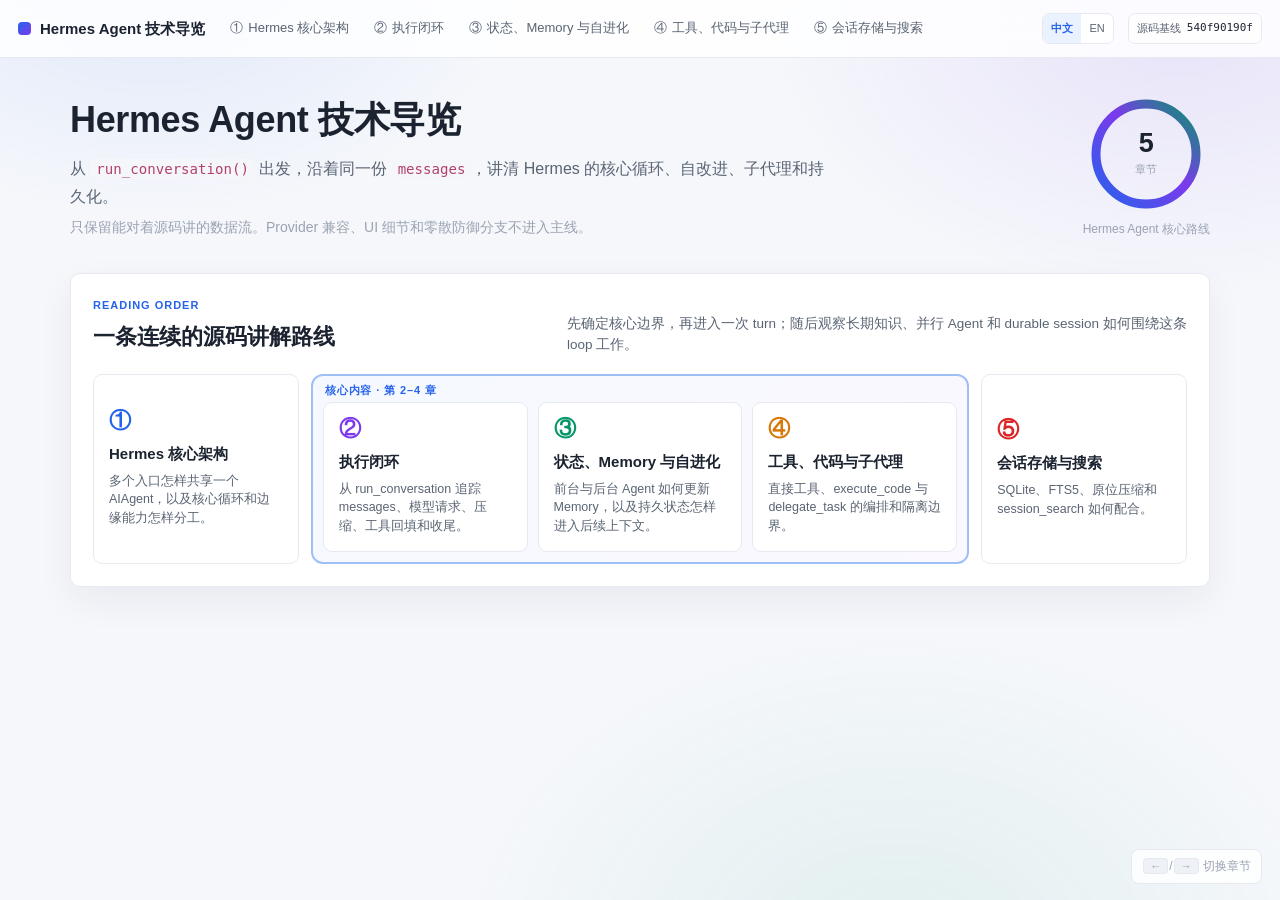
<file: docs/Hermes-Design-Flow/index.html>
<!DOCTYPE html>
<html lang="zh-CN">
<head>
<meta charset="UTF-8">
<meta name="viewport" content="width=device-width, initial-scale=1.0">
<title>Hermes Agent 技术导览</title>
<script src="assets/marked.min.js"></script>
<script src="assets/mermaid.min.js"></script>
<script src="content.js"></script>
<style>
  :root{
    --bg:#f5f7fb;
    --surface:#fff;
    --ink:#1c2330;
    --ink-soft:#5a6473;
    --ink-faint:#9aa3b2;
    --line:#e6e9ef;
    --line-soft:#eef1f5;
    --brand:#2563eb;
    --brand-soft:#eaf1ff;
    --code-bg:#f4f6f9;
    --p1:#2563eb; --p1bg:#eaf1ff;
    --p2:#7c3aed; --p2bg:#f1ecfe;
    --p3:#059669; --p3bg:#e3f7ef;
    --p4:#d97706; --p4bg:#fdf2dc;
    --p5:#dc2626; --p5bg:#fdeaea;
    --p6:#0891b2; --p6bg:#e0f7fb;
    --topbar-h:58px;
  }
  *{box-sizing:border-box}
  html{scroll-behavior:smooth}
  body{
    margin:0;background:var(--bg);color:var(--ink);
    font-family:-apple-system,BlinkMacSystemFont,"PingFang SC","Microsoft YaHei","Segoe UI",Roboto,Helvetica,Arial,sans-serif;
    line-height:1.72;font-size:15.5px;-webkit-font-smoothing:antialiased;
  }
  body::before{
    content:"";position:fixed;inset:0;z-index:-1;pointer-events:none;
    background:
      radial-gradient(620px 420px at 12% -4%, rgba(37,99,235,.10), transparent 60%),
      radial-gradient(680px 460px at 92% 2%, rgba(124,58,237,.10), transparent 60%),
      radial-gradient(720px 520px at 70% 105%, rgba(5,150,105,.08), transparent 60%);
  }
  a{color:var(--brand);text-decoration:none}
  .topbar{
    position:sticky;top:0;z-index:50;height:var(--topbar-h);
    background:rgba(255,255,255,.84);backdrop-filter:saturate(180%) blur(12px);
    border-bottom:1px solid var(--line);display:flex;align-items:center;gap:14px;padding:0 18px;
  }
  .brand{display:flex;align-items:center;gap:9px;border:0;background:none;padding:0;font:inherit;font-weight:750;font-size:15px;white-space:nowrap;cursor:pointer;color:var(--ink)}
  .brand .dot{width:13px;height:13px;border-radius:4px;background:linear-gradient(135deg,var(--p1),var(--p2),var(--p3));background-size:200% 200%;animation:dotShift 6s ease infinite}
  @keyframes dotShift{0%,100%{background-position:0% 50%}50%{background-position:100% 50%}}
  .nav{display:flex;align-items:center;gap:3px;overflow-x:auto;flex:1;scrollbar-width:thin}
  .chip{display:inline-flex;align-items:center;gap:5px;padding:6px 10px;border-radius:8px;white-space:nowrap;font:inherit;font-size:13px;color:var(--ink-soft);cursor:pointer;border:1px solid transparent;background:none;transition:all .15s}
  .chip:hover{background:var(--line-soft);color:var(--ink);transform:translateY(-1px)}
  .chip.active{background:var(--brand-soft);color:var(--brand);border-color:#d3e2ff;font-weight:650}
  .brand:focus-visible,.chip:focus-visible,.card:focus-visible,.flow-node:focus-visible,.foot-btn:focus-visible,.code-anchor:focus-visible{outline:2px solid var(--brand);outline-offset:2px}
  .source-badge{display:inline-flex;align-items:center;gap:6px;flex:none;padding:5px 8px;border:1px solid var(--line);border-radius:7px;background:rgba(255,255,255,.72);color:var(--ink-soft);font-size:11px;white-space:nowrap}
  .source-badge code{padding:0;background:none;color:var(--ink);font-size:11px}
  .source-badge.dirty::after{content:"dirty";color:var(--p5);font-weight:750}
  .lang-toggle{display:inline-flex;flex:none;border:1px solid var(--line);border-radius:7px;overflow:hidden;background:#fff}
  .lang-btn{border:0;background:transparent;padding:5px 8px;font:inherit;font-size:11px;color:var(--ink-soft);cursor:pointer}
  .lang-btn.active{background:var(--brand-soft);color:var(--brand);font-weight:750}
  .readbar{position:fixed;top:var(--topbar-h);left:0;height:3px;width:0;z-index:49;background:linear-gradient(90deg,var(--p1),var(--p2),var(--p3));transition:width .08s linear;opacity:0}
  .readbar.show{opacity:1}

  .layout{display:grid;grid-template-columns:272px minmax(0,1fr);max-width:1760px;margin:0 auto;padding:0 24px}
  .layout.home{grid-template-columns:minmax(0,1fr)}
  .layout.home .toc{display:none}
  .toc{position:sticky;top:var(--topbar-h);align-self:start;height:calc(100vh - var(--topbar-h));overflow-y:auto;padding:26px 14px 60px 22px;border-right:1px solid var(--line)}
  .toc-title{font-size:11px;font-weight:750;letter-spacing:.09em;color:var(--ink-faint);text-transform:uppercase;margin-bottom:12px}
  .toc a{display:block;color:var(--ink-soft);font-size:13.5px;padding:5px 10px;border-radius:7px;margin:1px 0;border-left:2px solid transparent;line-height:1.45;transition:all .13s}
  .toc a:hover{background:var(--line-soft);color:var(--ink)}
  .toc a.h3{padding-left:22px;font-size:12.8px;color:var(--ink-faint)}
  .toc a.active{color:var(--brand);background:var(--brand-soft);font-weight:650;border-left-color:var(--brand);transform:translateX(2px)}
  .main{min-width:0;padding:34px 46px 120px}
  .doc{max-width:1180px;margin:0 auto;animation:fadeUp .35s ease both}
  @keyframes fadeUp{from{opacity:0;transform:translateY(10px)}to{opacity:1;transform:none}}
  .doc h1{font-size:27px;line-height:1.35;margin:.2em 0 .6em;font-weight:800}
  .doc h2{font-size:21px;margin:2em 0 .7em;padding-top:.5em;font-weight:730;border-top:1px solid var(--line-soft);scroll-margin-top:74px}
  .doc h2:first-of-type{border-top:none}
  .doc h3{font-size:16.5px;margin:1.5em 0 .5em;font-weight:730;color:#2a3342;scroll-margin-top:74px}
  .doc p{margin:.7em 0}
  .doc ul,.doc ol{padding-left:1.4em;margin:.6em 0}
  .doc li{margin:.32em 0}
  .doc strong{color:#101725;font-weight:750}
  .doc blockquote{margin:1.1em 0;padding:.6em 1.1em;background:var(--brand-soft);border-left:3px solid var(--brand);border-radius:0 8px 8px 0;color:#243043}
  .doc code{background:var(--code-bg);padding:.12em .42em;border-radius:5px;font-family:"SF Mono",ui-monospace,Menlo,Consolas,monospace;font-size:.88em;color:#b3406b}
  .doc pre{background:#f4f6f9;border:1px solid var(--line);padding:14px 16px;border-radius:10px;overflow-x:auto;margin:1em 0;line-height:1.55}
  .doc pre code{background:none;padding:0;color:#2a3342;font-size:13px}
  .doc .mermaid{background:#fff;border:1px solid var(--line);border-radius:10px;padding:16px;margin:1em 0;overflow-x:auto;text-align:center}
  .doc .mermaid svg{max-width:100%;height:auto}
  .doc table{border-collapse:collapse;width:100%;margin:1.1em 0;font-size:14px;display:block;overflow-x:auto}
  .doc th,.doc td{border:1px solid var(--line);padding:8px 12px;text-align:left;vertical-align:top}
  .doc th{background:var(--line-soft);font-weight:750}
  .doc tr:nth-child(even) td{background:#fafbfc}
  .doc hr{border:none;border-top:1px solid var(--line);margin:2em 0}

  .hero{display:flex;align-items:center;gap:30px;flex-wrap:wrap;margin-bottom:12px}
  .hero-text{flex:1;min-width:300px}
  .hero h1{font-size:36px;font-weight:850;letter-spacing:-.01em;margin:.1em 0 .3em;background:linear-gradient(100deg,#1c2330 30%,#2563eb 56%,#7c3aed 76%,#1c2330 96%);background-size:220% 100%;-webkit-background-clip:text;background-clip:text;color:transparent;animation:sheen 8s ease infinite}
  @keyframes sheen{0%,100%{background-position:0% 0}50%{background-position:100% 0}}
  .hero p{font-size:16px;color:var(--ink-soft);max-width:760px;margin:.3em 0}
  .hero .sub{font-size:14px;color:var(--ink-faint)}
  .source-meta{font-size:13px!important;color:var(--ink-soft)!important}
  .source-link code{font-size:.92em;color:inherit;word-break:break-all}
  .source-dirty{margin-left:6px;color:var(--p5);font-weight:750}
  .visual-panel{margin:28px 0 18px;background:var(--surface);border:1px solid var(--line);border-radius:8px;overflow:hidden;box-shadow:0 14px 36px rgba(28,35,48,.07)}
  .visual-head{display:flex;align-items:flex-start;justify-content:space-between;gap:18px;padding:18px 20px;border-bottom:1px solid var(--line-soft);background:linear-gradient(110deg,#fff,var(--accentBg,#eaf1ff))}
  .visual-kicker{font-size:12px;font-weight:780;color:var(--accent,var(--brand));letter-spacing:.02em}
  .visual-title{font-size:20px;font-weight:820;margin-top:2px}
  .visual-copy{font-size:13px;color:var(--ink-soft);max-width:700px;margin-top:4px;line-height:1.55}
  .visual-actions{display:flex;gap:8px;flex-wrap:wrap;justify-content:flex-end}
  .visual-action{border:1px solid var(--line);background:#fff;border-radius:8px;padding:6px 10px;font-size:12px;color:var(--ink-soft);cursor:pointer;transition:all .15s;white-space:nowrap}
  .visual-action:hover,.visual-action.active{border-color:var(--accent,var(--brand));background:var(--accentBg,#eaf1ff);color:var(--accent,var(--brand))}
  .visual-body{display:grid;grid-template-columns:minmax(0,1fr) 270px;gap:0;min-height:390px}
  .arch-canvas{position:relative;min-height:390px;padding:20px;background:linear-gradient(180deg,#fbfcff,#f6f8fb)}
  .arch-svg{display:block;width:100%;height:auto;min-height:340px}
  .arch-node{cursor:pointer;outline:none}
  .arch-node rect,.arch-node circle,.arch-node path{transition:filter .16s,stroke-width .16s,transform .16s}
  .arch-node:hover rect,.arch-node:hover circle,.arch-node:focus rect,.arch-node:focus circle{filter:drop-shadow(0 8px 12px rgba(37,99,235,.18));stroke-width:2.4}
  .arch-node.active rect,.arch-node.active circle{stroke:#111827;stroke-width:2.8;filter:drop-shadow(0 10px 16px rgba(28,35,48,.18))}
  .arch-node text{pointer-events:none;font-family:inherit}
  .arch-line{stroke:#cbd5e1;stroke-width:2.2;fill:none;stroke-linecap:round}
  .arch-pulse{stroke-dasharray:8 9;animation:dashMove 2.8s linear infinite}
  @keyframes dashMove{to{stroke-dashoffset:-34}}
  .visual-side{border-left:1px solid var(--line-soft);padding:18px;background:#fff}
  .visual-side-label{font-size:11px;font-weight:780;color:var(--ink-faint);letter-spacing:.08em;text-transform:uppercase}
  .visual-side-title{font-size:18px;font-weight:800;margin:6px 0 8px}
  .visual-side-text{font-size:13.5px;color:var(--ink-soft);line-height:1.65}
  .visual-side-link{display:inline-flex;margin-top:14px;border:1px solid var(--line);border-radius:8px;padding:7px 11px;font-size:12px;font-weight:720;color:var(--accent,var(--brand));background:var(--accentBg,#eaf1ff);cursor:pointer}
  .ring-wrap{display:flex;flex-direction:column;align-items:center;gap:6px}
  .ring{position:relative;width:118px;height:118px}
  .ring svg{transform:rotate(-90deg)}
  .ring .track{fill:none;stroke:var(--line);stroke-width:9}
  .ring .fill{fill:none;stroke:url(#rg);stroke-width:9;stroke-linecap:round;stroke-dasharray:314;stroke-dashoffset:0}
  .ring .ctr{position:absolute;inset:0;display:flex;flex-direction:column;align-items:center;justify-content:center}
  .ring .ctr b{font-size:27px;font-weight:850;line-height:1}
  .ring .ctr span{font-size:11px;color:var(--ink-faint);margin-top:3px}
  .ring-cap{font-size:12px;color:var(--ink-faint)}
  .flowmap-wrap{margin:26px 0 6px;overflow-x:auto}
  .flowmap{position:relative;display:flex;min-width:1320px;justify-content:space-between;padding:42px 8px 8px}
  .flow-track,.flow-fill{position:absolute;height:3px;border-radius:3px;top:60px;left:29px;right:29px}
  .flow-track{background:var(--line)}
  .flow-fill{background:linear-gradient(90deg,var(--p1),var(--p2),var(--p3));background-size:200% 100%;animation:flow 2.4s linear infinite;box-shadow:0 0 10px rgba(37,99,235,.35)}
  @keyframes flow{0%{background-position:0% 0}100%{background-position:200% 0}}
  .flow-node{flex:1;display:flex;flex-direction:column;align-items:center;position:relative;z-index:1;border:0;background:none;padding:0;font:inherit;color:inherit;cursor:pointer}
  .node-dot{width:42px;height:42px;border-radius:50%;display:flex;align-items:center;justify-content:center;font-weight:850;font-size:14px;color:#fff;background:linear-gradient(135deg,var(--accent),var(--accent2));box-shadow:0 4px 14px var(--glow);cursor:pointer;transition:transform .18s,box-shadow .18s}
  .flow-node:hover .node-dot{transform:translateY(-4px) scale(1.1);box-shadow:0 9px 22px var(--glow)}
  .node-label{margin-top:9px;font-size:11.5px;color:var(--ink);text-align:center;max-width:74px;line-height:1.3;font-weight:650}
  .node-pop{position:absolute;top:78px;left:50%;transform:translateX(-50%) translateY(6px);width:220px;background:var(--surface);border:1px solid var(--line);border-radius:11px;padding:11px 13px;box-shadow:0 12px 30px rgba(20,30,50,.13);opacity:0;visibility:hidden;transition:all .16s;z-index:5;pointer-events:none}
  .node-pop::before{content:"";position:absolute;top:-6px;left:50%;transform:translateX(-50%) rotate(45deg);width:10px;height:10px;background:var(--surface);border-left:1px solid var(--line);border-top:1px solid var(--line)}
  .flow-node:hover .node-pop{opacity:1;visibility:visible;transform:translateX(-50%) translateY(0)}
  .node-pop .pt{display:block;font-size:13px;font-weight:750;margin-bottom:4px}
  .node-pop .pd{display:block;font-size:12px;color:var(--ink-soft);line-height:1.5}
  .phase{margin-top:34px}
  .phase-head{display:flex;align-items:center;gap:10px;margin-bottom:12px}
  .phase-tag{font-size:12px;font-weight:750;padding:3px 11px;border-radius:7px}
  .phase-line{flex:1;height:1px;background:var(--line)}
  .cards{display:grid;grid-template-columns:repeat(auto-fill,minmax(228px,1fr));gap:14px}
  .card{position:relative;width:100%;background:var(--surface);border:1px solid var(--line);border-radius:8px;padding:16px 16px 15px;cursor:pointer;text-align:left;font:inherit;color:inherit;transition:transform .16s,box-shadow .16s,border-color .16s;overflow:hidden}
  .card::before{content:"";position:absolute;left:0;top:0;bottom:0;width:4px;background:var(--accent);transform:scaleY(.55);transition:transform .16s}
  .card:hover::before{transform:scaleY(1)}
  .card:hover{transform:translateY(-4px);box-shadow:0 12px 28px rgba(20,30,50,.10);border-color:var(--accent)}
  .card-top{display:flex;align-items:center;justify-content:space-between;margin-bottom:7px}
  .card-num{font-size:23px;font-weight:850;color:var(--accent);line-height:1}
  .badge{font-size:10.5px;font-weight:750;padding:2px 8px;border-radius:6px;background:var(--accentBg);color:var(--accent)}
  .card-title{display:block;font-size:16px;margin:0 0 6px;font-weight:750;color:var(--ink)}
  .card-copy{display:block;font-size:13px;color:var(--ink-soft);margin:0;line-height:1.55}
  .home-route{margin:30px 0 14px;padding:22px;background:var(--surface);border:1px solid var(--line);border-radius:10px;box-shadow:0 14px 36px rgba(28,35,48,.06)}
  .home-route-head{display:flex;align-items:flex-end;justify-content:space-between;gap:20px;margin-bottom:18px}
  .home-route-kicker{font-size:11px;font-weight:800;letter-spacing:.09em;color:var(--brand)}
  .home-route-title{font-size:22px;font-weight:830;margin-top:3px}
  .home-route-copy{font-size:13.5px;color:var(--ink-soft);max-width:620px;line-height:1.6}
  .route-steps{display:grid;grid-template-columns:minmax(0,1fr) minmax(0,3.2fr) minmax(0,1fr);gap:12px;align-items:stretch}
  .route-core{position:relative;display:grid;grid-template-columns:repeat(3,minmax(0,1fr));gap:10px;padding:26px 10px 10px;border:2px solid #9fc0f7;border-radius:12px;background:linear-gradient(135deg,#f5f9ff,#fbf8ff)}
  .route-core-label{position:absolute;top:5px;left:12px;font-size:11px;font-weight:820;letter-spacing:.08em;color:var(--brand)}
  .route-step{position:relative;border:1px solid var(--line);border-radius:9px;background:#fff;padding:15px;text-align:left;font:inherit;color:inherit;cursor:pointer;transition:transform .15s,border-color .15s,box-shadow .15s}
  .route-step:hover{transform:translateY(-3px);border-color:var(--accent);box-shadow:0 9px 22px rgba(20,30,50,.09)}
  .route-step-num{display:block;font-size:22px;font-weight:850;color:var(--accent);line-height:1}
  .route-step-title{display:block;margin-top:9px;font-size:15px;font-weight:780}
  .route-step-copy{display:block;margin-top:5px;font-size:12.5px;line-height:1.5;color:var(--ink-soft)}
  .doc-hero{position:relative;border:1px solid var(--line);border-radius:8px;padding:22px 24px 18px;margin:0 0 14px;overflow:hidden;background:linear-gradient(120deg,var(--accentBg),#fff 72%)}
  .dh-top{display:flex;align-items:center;gap:16px;position:relative;z-index:1}
  .dh-badge{width:54px;height:54px;border-radius:8px;display:grid;place-items:center;font-size:26px;font-weight:850;color:#fff;background:linear-gradient(135deg,var(--accent),var(--accent2));box-shadow:0 7px 18px var(--glow);flex:none}
  .dh-phase{font-size:12px;font-weight:750;color:var(--accent)}
  .doc h1.dh-title{font-size:25px;font-weight:850;margin:3px 0 0}
  .dh-meta{display:flex;gap:16px;margin-top:13px;font-size:12.5px;color:var(--ink-soft);position:relative;z-index:1;flex-wrap:wrap}
  .code-anchors{margin:18px 0 26px;padding:17px 18px 18px;background:linear-gradient(120deg,#f8fbff,#fff);border:1px solid #dce7f7;border-radius:10px}
  .code-anchors-head{display:flex;align-items:flex-start;justify-content:space-between;gap:14px;margin-bottom:10px}
  .code-anchors-kicker{font-size:11px;letter-spacing:.08em;font-weight:820;color:var(--brand)}
  .code-anchor-grid{display:grid;grid-template-columns:repeat(auto-fit,minmax(260px,1fr));gap:10px}
  .code-anchor{display:block;padding:12px 13px;border:1px solid var(--line);border-radius:8px;background:#fff;color:inherit;transition:transform .15s,box-shadow .15s,border-color .15s}
  .code-anchor:hover{border-color:#9fc0f7;box-shadow:0 8px 20px rgba(37,99,235,.09);transform:translateY(-2px)}
  .code-anchor-top{display:flex;align-items:center;justify-content:space-between;gap:8px}
  .code-anchor-title{font-size:13.5px;font-weight:760;color:var(--ink)}
  .code-anchor-open{font-size:11px;color:var(--brand);white-space:nowrap}
  .code-anchor-range{display:inline-block;margin-top:6px;padding:3px 6px;border-radius:5px;background:var(--code-bg);font:11px/1.35 "SF Mono",ui-monospace,Menlo,Consolas,monospace;color:#a33e68;word-break:break-all}
  .doc-foot{margin-top:50px;padding-top:22px;border-top:1px solid var(--line);display:flex;justify-content:space-between;gap:14px}
  .foot-btn{display:inline-flex;flex-direction:column;gap:2px;padding:12px 18px;border:1px solid var(--line);border-radius:8px;background:var(--surface);min-width:160px;cursor:pointer;font:inherit;text-align:left;transition:all .15s}
  .foot-btn:hover{border-color:var(--brand);box-shadow:0 6px 18px rgba(37,99,235,.10);transform:translateY(-2px)}
  .foot-btn .lbl{font-size:11px;color:var(--ink-faint)}
  .foot-btn .ttl{font-size:14.5px;font-weight:700;color:var(--ink)}
  .foot-btn.next{text-align:right;align-items:flex-end;margin-left:auto}
  .kbd-hint{position:fixed;bottom:16px;right:18px;font-size:12px;color:var(--ink-faint);background:rgba(255,255,255,.82);border:1px solid var(--line);border-radius:8px;padding:6px 10px;backdrop-filter:blur(6px);z-index:40}
  .kbd-hint kbd{background:var(--line-soft);border:1px solid var(--line);border-radius:4px;padding:1px 6px;font-size:11px;font-family:inherit;margin:0 1px}
  @media (max-width: 900px){
    .layout{display:block;padding:0 14px}
    .toc{display:none}
    .main{padding:24px 4px 90px}
    .hero h1{font-size:30px}
    .ring-wrap{display:none}
    .doc h1{font-size:24px}
    .topbar{padding:0 12px}
    .visual-head{display:block}
    .visual-actions{justify-content:flex-start;margin-top:12px}
    .visual-body{grid-template-columns:1fr}
    .visual-side{border-left:none;border-top:1px solid var(--line-soft)}
    .source-badge .source-label{display:none}
    .arch-canvas{overflow-x:auto}
    .arch-svg{min-width:760px}
    .home-route-head{display:block}
    .home-route-copy{margin-top:8px}
    .route-steps{grid-template-columns:1fr}
    .route-core{grid-template-columns:1fr;padding-top:28px}
  }
</style>
</head>
<body>
<div class="topbar">
  <button class="brand" id="brand" type="button" aria-label="返回导览首页"><span class="dot"></span><span id="brand-text">Hermes Agent 技术导览</span></button>
  <div class="nav" id="nav" aria-label="章节导航"></div>
  <div class="lang-toggle" aria-label="Language"><button class="lang-btn" id="lang-zh" type="button">中文</button><button class="lang-btn" id="lang-en" type="button">EN</button></div>
  <a class="source-badge" id="source-badge" target="_blank" rel="noopener noreferrer" aria-label="查看 Hermes 源码基线"><span class="source-label">源码基线</span><code id="source-hash"></code></a>
</div>
<div class="readbar" id="readbar"></div>
<div class="layout">
  <aside class="toc"><div class="toc-title" id="toc-label">本页目录</div><div id="toc"></div></aside>
  <main class="main"><article class="doc" id="doc"></article></main>
</div>
<div class="kbd-hint"><kbd>←</kbd>/<kbd>→</kbd> <span id="kbd-label">切换章节</span></div>

<script>
const site = window.SITE;
if (window.mermaid) {
  mermaid.initialize({
    startOnLoad: false,
    theme: "neutral",
    securityLevel: "loose",
    flowchart: { htmlLabels: true, curve: "basis" },
    sequence: { mirrorActors: false }
  });
}
const colors = [
  ["#2563eb","#7c3aed","#eaf1ff","rgba(37,99,235,.24)"],
  ["#7c3aed","#0891b2","#f1ecfe","rgba(124,58,237,.22)"],
  ["#059669","#2563eb","#e3f7ef","rgba(5,150,105,.22)"],
  ["#d97706","#dc2626","#fdf2dc","rgba(217,119,6,.22)"],
  ["#dc2626","#7c3aed","#fdeaea","rgba(220,38,38,.20)"],
  ["#0891b2","#059669","#e0f7fb","rgba(8,145,178,.22)"]
];
let current = -1;
let language = localStorage.getItem("hermes-design-language") === "en" ? "en" : "zh";
const nav = document.getElementById("nav");
const doc = document.getElementById("doc");
const toc = document.getElementById("toc");
const readbar = document.getElementById("readbar");
const layout = document.querySelector(".layout");
const source = site.source || {};
const sourceBadge = document.getElementById("source-badge");
const sourceHash = document.getElementById("source-hash");
const brandText = document.getElementById("brand-text");
const tocLabel = document.getElementById("toc-label");
const kbdLabel = document.getElementById("kbd-label");
const langZh = document.getElementById("lang-zh");
const langEn = document.getElementById("lang-en");
if (source.commit) {
  sourceHash.textContent = source.shortCommit || source.commit.slice(0, 10);
  sourceBadge.href = source.commitUrl || "#";
  sourceBadge.title = `Hermes 源码基线：${source.commit}${source.commitDate ? `\n${source.commitDate}` : ""}`;
  sourceBadge.classList.toggle("dirty", Boolean(source.dirty));
  if (!source.commitUrl) sourceBadge.removeAttribute("target");
} else {
  sourceBadge.hidden = true;
}

function colorVars(i){
  const c = colors[i % colors.length];
  return `--accent:${c[0]};--accent2:${c[1]};--accentBg:${c[2]};--glow:${c[3]}`;
}

function stageText(stage, field){
  return language === "en" ? (stage[`${field}En`] || stage[field]) : stage[field];
}

function ui(zh, en){ return language === "en" ? en : zh; }

const anchorTitlesEn = {
  "AIAgent 对外入口":"AIAgent public entry",
  "统一 Conversation Loop":"Shared conversation loop",
  "工具统一执行入口":"Shared tool execution",
  "SessionDB":"SessionDB",
  "TurnContext：建立本轮 messages":"TurnContext: build turn messages",
  "messages 投影为 api_messages":"Project messages into api_messages",
  "请求前压力检查":"Pre-request context pressure check",
  "工具回填闭环":"Tool-result feedback loop",
  "压缩五阶段":"Five-stage compression",
  "统一收尾":"Shared turn finalization",
  "Memory 周期触发":"Periodic Memory trigger",
  "Finalizer 合并两个触发器":"Finalizer combines both triggers",
  "构造隔离 Review Agent":"Build an isolated Review Agent",
  "统一 Memory 写入口":"Shared Memory write entry",
  "Memory 冻结快照":"Frozen Memory snapshot",
  "Memory 进入 system prompt":"Inject Memory into system prompt",
  "Curator consolidation":"Curator consolidation",
  "execute_code 编排工具":"Orchestrate tools with execute_code",
  "委派运行方式":"Delegation execution mode",
  "角色与工具继承":"Role and tool inheritance",
  "构造独立 Child Agent":"Build an independent Child Agent",
  "启动 Child Loop":"Start the Child loop",
  "后台结果回流":"Return background results",
  "SessionDB schema":"SessionDB schema",
  "增量写入 messages":"Incrementally persist messages",
  "恢复 active transcript":"Restore the active transcript",
  "原位压缩":"In-place compaction",
  "全文搜索":"Full-text search"
};

function anchorTitle(title){ return language === "en" ? (anchorTitlesEn[title] || title) : title; }

function updateLanguageChrome(){
  document.documentElement.lang = language === "en" ? "en" : "zh-CN";
  document.title = language === "en" ? site.titleEn : site.title;
  brandText.textContent = language === "en" ? site.titleEn : site.title;
  tocLabel.textContent = ui("本页目录", "ON THIS PAGE");
  kbdLabel.textContent = ui("切换章节", "Switch chapters");
  sourceBadge.querySelector(".source-label").textContent = ui("源码基线", "Source");
  langZh.classList.toggle("active", language === "zh");
  langEn.classList.toggle("active", language === "en");
}

function setLanguage(next){
  language = next;
  localStorage.setItem("hermes-design-language", language);
  updateLanguageChrome();
  if (current < 0) renderHome(); else renderDoc(current);
}

function renderNav(){
  nav.innerHTML = "";
  site.stages.forEach((s, i) => {
    const el = document.createElement("button");
    el.type = "button";
    el.className = "chip" + (i === current ? " active" : "");
    el.setAttribute("aria-current", i === current ? "page" : "false");
    el.innerHTML = `<span class="n">${s.num}</span><span>${stageText(s, "title")}</span>`;
    el.onclick = () => renderDoc(i);
    nav.appendChild(el);
  });
}

function renderHome(){
  current = -1;
  layout.classList.add("home");
  renderNav();
  readbar.classList.remove("show");
  toc.innerHTML = `<a class="active" href="#overview">${ui("导览", "Overview")}</a><a href="#route">${ui("教学路线", "Reading path")}</a>`;
  doc.innerHTML = `
    <section class="hero" id="overview">
      <div class="hero-text">
        <h1>${language === "en" ? site.titleEn : site.title}</h1>
        <p>${ui('从 <code>run_conversation()</code> 出发，沿着同一份 <code>messages</code>，讲清 Hermes 的核心循环、自改进、子代理和持久化。','Start at <code>run_conversation()</code> and follow the same <code>messages</code> through the core loop, self-improvement, subagents, and persistence.')}</p>
        <p class="sub">${ui("只保留能对着源码讲的数据流。Provider 兼容、UI 细节和零散防御分支不进入主线。", "Focus on source-traceable data flow. Provider compatibility, UI details, and incidental defensive branches stay out of the main path.")}</p>
      </div>
      <div class="ring-wrap">
        <div class="ring">
          <svg width="118" height="118" viewBox="0 0 118 118">
            <defs><linearGradient id="rg" x1="0" y1="0" x2="1" y2="1"><stop offset="0%" stop-color="#2563eb"/><stop offset="55%" stop-color="#7c3aed"/><stop offset="100%" stop-color="#059669"/></linearGradient></defs>
            <circle class="track" cx="59" cy="59" r="50"></circle>
            <circle class="fill" cx="59" cy="59" r="50"></circle>
          </svg>
          <div class="ctr"><b>${site.stages.length}</b><span>${ui("章节", "chapters")}</span></div>
        </div>
        <div class="ring-cap">${ui("Hermes Agent 核心路线", "Hermes Agent core path")}</div>
      </div>
    </section>
    <section class="home-route" id="route">
      <div class="home-route-head">
        <div><div class="home-route-kicker">READING ORDER</div><div class="home-route-title">${ui("一条连续的源码讲解路线", "One continuous source-code walkthrough")}</div></div>
        <div class="home-route-copy">${ui("先确定核心边界，再进入一次 turn；随后观察长期知识、并行 Agent 和 durable session 如何围绕这条 loop 工作。", "Define the core boundary, enter one turn, then see how durable knowledge, parallel agents, and sessions surround that loop.")}</div>
      </div>
      <div class="route-steps">
        ${site.stages.slice(0,1).map((s,i)=>`
          <button type="button" class="route-step" style="${colorVars(i)}" onclick="renderDoc(${i})">
            <span class="route-step-num">${s.num}</span>
            <span class="route-step-title">${stageText(s, "title")}</span>
            <span class="route-step-copy">${stageText(s, "summary")}</span>
          </button>`).join("")}
        <div class="route-core">
          <span class="route-core-label">${ui("核心内容 · 第 2–4 章", "CORE · CHAPTERS 2–4")}</span>
          ${site.stages.slice(1,4).map((s,j)=>{
            const i = j + 1;
            return `<button type="button" class="route-step" style="${colorVars(i)}" onclick="renderDoc(${i})">
              <span class="route-step-num">${s.num}</span>
              <span class="route-step-title">${stageText(s, "title")}</span>
              <span class="route-step-copy">${stageText(s, "summary")}</span>
            </button>`;
          }).join("")}
        </div>
        ${site.stages.slice(4,5).map((s,j)=>{
          const i = j + 4;
          return `<button type="button" class="route-step" style="${colorVars(i)}" onclick="renderDoc(${i})">
            <span class="route-step-num">${s.num}</span>
            <span class="route-step-title">${stageText(s, "title")}</span>
            <span class="route-step-copy">${stageText(s, "summary")}</span>
          </button>`;
        }).join("")}
      </div>
    </section>`;
}

function escapeHtml(value){
  return String(value ?? "").replace(/[&<>\"']/g, ch => ({"&":"&amp;","<":"&lt;",">":"&gt;","\"":"&quot;","'":"&#39;"}[ch]));
}

function slugify(_text, i){ return `section-${i + 1}`; }

function renderCodeAnchors(s){
  const anchors = Array.isArray(s.codeAnchors) ? s.codeAnchors : [];
  if (!anchors.length) return "";
  return `
    <section class="code-anchors" aria-labelledby="code-anchors-title">
      <div class="code-anchors-head">
        <div class="code-anchors-kicker" id="code-anchors-title">CODE ANCHORS</div>
      </div>
      <div class="code-anchor-grid">
        ${anchors.map(a => {
          const content = `
            <span class="code-anchor-top"><span class="code-anchor-title">${escapeHtml(anchorTitle(a.title))}</span><span class="code-anchor-open">${a.url ? ui("打开源码 ↗", "Open source ↗") : ui("无远程链接", "No remote link")}</span></span>
            <code class="code-anchor-range">${escapeHtml(a.range)}</code>`;
          return a.url
            ? `<a class="code-anchor" href="${escapeHtml(a.url)}" target="_blank" rel="noopener noreferrer">${content}</a>`
            : `<div class="code-anchor">${content}</div>`;
        }).join("")}
      </div>
    </section>`;
}

function buildToc(){
  const hs = [...doc.querySelectorAll("h2,h3")];
  if (!hs.length) { toc.innerHTML = `<div class="empty">${ui("暂无目录", "No sections")}</div>`; return; }
  toc.innerHTML = hs.map((h,i)=>{
    if (!h.id) h.id = slugify(h.textContent, i);
    return `<a class="${h.tagName.toLowerCase()}" href="#${h.id}">${h.textContent}</a>`;
  }).join("");
}

async function renderMermaidDiagrams(){
  const blocks = [...doc.querySelectorAll("pre > code.language-mermaid")];
  if (!blocks.length) return;
  blocks.forEach((code, idx) => {
    const wrap = document.createElement("div");
    wrap.className = "mermaid";
    wrap.id = `mermaid-${current}-${idx}`;
    wrap.textContent = code.textContent;
    code.parentElement.replaceWith(wrap);
  });
  if (!window.mermaid) return;
  try {
    await mermaid.run({ nodes: [...doc.querySelectorAll(".mermaid")] });
  } catch (err) {
    console.warn("Mermaid render failed", err);
  }
}

function renderDoc(i){
  const s = site.stages[i];
  if (!s || !s.available) return;
  current = i;
  layout.classList.remove("home");
  renderNav();
  readbar.classList.add("show");
  const raw = language === "en" ? (s.rawEn || s.raw) : s.raw;
  const rawWithoutTitle = raw.replace(/^\s*#\s+.*(?:\r?\n|$)/, "");
  const html = marked.parse(rawWithoutTitle);
  doc.innerHTML = `
    <div class="doc-hero" style="${colorVars(i)}">
      <div class="dh-top">
        <div class="dh-badge">${s.num}</div>
        <div><div class="dh-phase">${stageText(s, "phase")}</div><h1 class="dh-title">${stageText(s, "title")}</h1></div>
      </div>
      <div class="dh-meta"><span>${stageText(s, "summary")}</span></div>
    </div>
    ${renderCodeAnchors(s)}
    ${html}
    <div class="doc-foot">
      ${i > 0 ? `<button type="button" class="foot-btn" onclick="renderDoc(${i-1})"><span class="lbl">${ui("上一章", "Previous")}</span><span class="ttl">${stageText(site.stages[i-1], "title")}</span></button>` : `<div></div>`}
      ${i < site.stages.length - 1 ? `<button type="button" class="foot-btn next" onclick="renderDoc(${i+1})"><span class="lbl">${ui("下一章", "Next")}</span><span class="ttl">${stageText(site.stages[i+1], "title")}</span></button>` : `<button type="button" class="foot-btn next" onclick="renderHome()"><span class="lbl">${ui("回到", "Back to")}</span><span class="ttl">${ui("导览首页", "Guide home")}</span></button>`}
    </div>`;
  buildToc();
  renderMermaidDiagrams();
  window.scrollTo({top:0, behavior:"smooth"});
}

function updateReadbar(){
  if (current < 0) return;
  const max = document.documentElement.scrollHeight - window.innerHeight;
  readbar.style.width = max > 0 ? `${Math.min(100, Math.max(0, scrollY / max * 100))}%` : "0";
}

document.getElementById("brand").onclick = renderHome;
langZh.onclick = () => setLanguage("zh");
langEn.onclick = () => setLanguage("en");
document.addEventListener("keydown", e => {
  if (e.key === "ArrowLeft" && current > 0) renderDoc(current - 1);
  if (e.key === "ArrowRight" && current >= 0 && current < site.stages.length - 1) renderDoc(current + 1);
});
window.addEventListener("scroll", updateReadbar, {passive:true});
updateLanguageChrome();
renderHome();
</script>
</body>
</html>
</file>
<file: docs/Agent/assets/style.css>
/* ============================================================
   Agent · Harness —— 教学站前端
   目标:干净但不干瘪 · 撑满宽度 · 用「部分色」带来层次与阅读动力
   三栏阅读(章节导航 | 阅读纸张 | 本页目录)+ 彩色课程首页
   ============================================================ */
:root{
  --app:#f4f5f8;          /* 页面底色:淡灰,让白色内容浮起来 */
  --bg:#ffffff;           /* 内容纸张 */
  --fg:#12141a;
  --fg-2:#4b4f5a;
  --fg-3:#878b97;
  --line:rgba(18,20,26,.10);
  --line-2:rgba(18,20,26,.055);
  --panel:#eef0f4;
  --panel-2:#f4f5f8;
  --accent:#4f46e5;       /* 默认强调色,随「部分」被 JS 覆盖 */
  --accent-2:#3f37c9;
  --accent-tint:rgba(79,70,229,.08);
  --warn:#e11d48;
  --warn-tint:#fef2f4;
  --card-sh:0 1px 2px rgba(18,20,26,.04), 0 8px 24px rgba(18,20,26,.05);
  --card-sh-hi:0 2px 6px rgba(18,20,26,.06), 0 18px 40px rgba(18,20,26,.10);
  --radius:16px;
  --radius-m:12px;
  --radius-s:8px;
  --topbar-h:56px;
  --font:-apple-system,BlinkMacSystemFont,"SF Pro Display","SF Pro Text","PingFang SC","Hiragino Sans GB","Segoe UI",system-ui,Roboto,sans-serif;
  --mono:"SF Mono",ui-monospace,"JetBrains Mono",Menlo,Consolas,monospace;
}
*{box-sizing:border-box;}
html{scroll-behavior:smooth;-webkit-text-size-adjust:100%;}
body{margin:0;background:var(--app);color:var(--fg);font-family:var(--font);
  font-size:16.5px;line-height:1.72;-webkit-font-smoothing:antialiased;text-rendering:optimizeLegibility;overflow-x:hidden;}
a{color:inherit;text-decoration:none;}
::selection{background:var(--accent-tint);}
:focus-visible{outline:2px solid var(--accent);outline-offset:2px;border-radius:3px;}
.mono,.kicker,.ch-n,.bn-n,.cc-n,.pi-num,.part-n,.ov-n,.hero-meta,kbd{font-variant-numeric:tabular-nums;}

/* ---------- 顶栏 ---------- */
.topbar{position:sticky;top:0;z-index:60;height:var(--topbar-h);
  background:rgba(255,255,255,.78);backdrop-filter:saturate(180%) blur(20px);border-bottom:1px solid var(--line);
  display:flex;align-items:center;gap:16px;padding:0 26px;}
.brand{display:flex;align-items:center;gap:10px;font-weight:650;font-size:14.5px;letter-spacing:-.01em;white-space:nowrap;cursor:pointer;color:var(--fg);
  border:0;background:transparent;padding:0;font-family:var(--font);}
.brand .dot{width:9px;height:9px;border-radius:50%;background:linear-gradient(135deg,#4f46e5,#e11d48);}
.topacts{margin-left:auto;display:flex;gap:6px;align-items:center;}
.tbtn{font-size:13.5px;font-weight:500;color:var(--fg-2);background:transparent;border:none;border-radius:var(--radius-s);
  padding:7px 12px;cursor:pointer;transition:color .15s,background .15s;display:flex;align-items:center;gap:6px;}
.tbtn:hover{color:var(--fg);background:var(--panel);}
kbd{font-family:var(--mono);font-size:11px;color:var(--fg-3);background:var(--panel);border:1px solid var(--line);border-radius:5px;padding:1px 5px;}
.readbar{position:fixed;top:var(--topbar-h);left:0;height:2px;width:0;z-index:59;
  background:linear-gradient(90deg,var(--accent),#e11d48);transition:width .1s linear;opacity:0;}
.readbar.show{opacity:1;}
#stage{display:block;}

/* ---------- 通用按钮 ---------- */
.btn{display:inline-flex;align-items:center;gap:8px;font-size:14.5px;font-weight:550;padding:12px 22px;
  border-radius:var(--radius-s);cursor:pointer;transition:all .16s;border:1px solid transparent;}
.btn-primary{background:var(--fg);color:#fff;}
.btn-primary:hover{background:#2a2d36;transform:translateY(-1px);}
.btn-primary .ar{transition:transform .18s;}
.btn-primary:hover .ar{transform:translateX(3px);}
.btn-ghost{background:var(--bg);color:var(--fg-2);border-color:var(--line);}
.btn-ghost:hover{color:var(--fg);border-color:var(--fg-3);}
.btn-ghost kbd{background:var(--panel);}

/* ============================================================
   首页
   ============================================================ */
.home{max-width:1180px;margin:0 auto;padding:0 32px 90px;}
.hero{display:grid;grid-template-columns:minmax(0,1.35fr) minmax(0,.9fr);gap:56px;align-items:center;
  padding:78px 0 56px;border-bottom:1px solid var(--line);}
.hero-main{min-width:0;}
.kicker{font-family:var(--mono);font-size:12px;font-weight:600;letter-spacing:.14em;color:var(--accent);text-transform:uppercase;margin-bottom:24px;}
.hero h1{font-size:clamp(34px,4.4vw,54px);font-weight:680;letter-spacing:-.035em;line-height:1.08;margin:0 0 24px;color:var(--fg);}
.hero h1 em{font-style:normal;background:linear-gradient(120deg,#4f46e5,#e11d48);-webkit-background-clip:text;background-clip:text;-webkit-text-fill-color:transparent;}
.lede{font-size:17.5px;line-height:1.68;color:var(--fg-2);margin:0 0 32px;}
.lede b{color:var(--fg);font-weight:650;}
.hero-actions{display:flex;gap:12px;flex-wrap:wrap;align-items:center;}
.hero-meta{margin-top:26px;font-size:13px;color:var(--fg-3);}
.progress-card{margin:0 0 14px;padding:14px 14px 13px;background:var(--panel-2);border:1px solid var(--line);border-radius:var(--radius-s);}
.pc-top{display:flex;justify-content:space-between;align-items:center;font-size:13px;color:var(--fg-2);font-weight:600;}
.pc-top b{font-size:18px;color:var(--fg);}
.pc-bar{height:7px;margin:10px 0 8px;background:var(--bg);border:1px solid var(--line);border-radius:999px;overflow:hidden;}
.pc-bar span{display:block;height:100%;background:linear-gradient(90deg,var(--accent),#0d9488);border-radius:inherit;}
.pc-meta{font-size:12px;color:var(--fg-3);}

/* 课程总览小卡 */
.hero-side{background:var(--bg);border:1px solid var(--line);border-radius:var(--radius);box-shadow:var(--card-sh);padding:22px 20px;}
.hs-lbl{font-size:12px;font-weight:600;letter-spacing:.08em;text-transform:uppercase;color:var(--fg-3);margin:2px 4px 12px;}
.ov-list{display:flex;flex-direction:column;}
.ov-row{display:flex;align-items:center;gap:12px;padding:12px 8px;border-radius:var(--radius-s);transition:background .14s;}
.ov-row:not(:last-child){border-bottom:1px solid var(--line-2);}
.ov-row:hover{background:var(--accent-tint);}
.ov-n{font-family:var(--mono);font-size:12px;color:var(--fg-3);min-width:20px;}
.ov-dot{width:9px;height:9px;border-radius:3px;background:var(--accent);flex:none;}
.ov-t{flex:1;font-size:14px;font-weight:550;color:var(--fg);}
.ov-c{font-size:12px;color:var(--fg-3);white-space:nowrap;}

/* 部分 + 章节卡片网格 */
.parts{padding-top:6px;}
.part{padding:48px 0 4px;}
.part-head{display:flex;align-items:baseline;gap:14px;margin-bottom:20px;}
.part-n{font-family:var(--mono);font-size:12.5px;font-weight:600;color:var(--accent);letter-spacing:.03em;}
.part-t{display:flex;align-items:center;gap:11px;font-size:20px;font-weight:650;letter-spacing:-.01em;margin:0;color:var(--fg);}
.part-dot{width:10px;height:10px;border-radius:3px;background:var(--accent);flex:none;}
.part-c{margin-left:auto;font-size:12.5px;color:var(--fg-3);}
.card-grid{display:grid;grid-template-columns:repeat(auto-fill,minmax(272px,1fr));gap:16px;}
.ch-card{position:relative;display:flex;flex-direction:column;background:var(--bg);border:1px solid var(--line);
  border-radius:var(--radius-m);padding:20px 20px 18px;box-shadow:var(--card-sh);overflow:hidden;
  transition:transform .16s ease,box-shadow .16s ease,border-color .16s ease;}
.ch-card::before{content:"";position:absolute;left:0;top:0;bottom:0;width:3px;background:var(--accent);transform:scaleY(0);transform-origin:top;transition:transform .18s ease;}
.ch-card:hover{transform:translateY(-4px);box-shadow:var(--card-sh-hi);border-color:color-mix(in srgb,var(--accent) 32%,var(--line));}
.ch-card:hover::before{transform:scaleY(1);}
.cc-n{font-family:var(--mono);font-size:12.5px;font-weight:600;color:var(--accent);letter-spacing:.02em;}
.cc-t{font-size:16.5px;font-weight:650;color:var(--fg);letter-spacing:-.008em;margin:9px 0 7px;line-height:1.3;}
.cc-d{font-size:13.5px;color:var(--fg-2);line-height:1.58;flex:1;}
.cc-status{align-self:flex-start;margin-top:14px;padding:2px 8px;border-radius:999px;background:var(--panel-2);border:1px solid var(--line);
  font-size:11.5px;font-weight:600;color:var(--fg-3);}
.ch-card.done .cc-status{background:var(--accent-tint);border-color:color-mix(in srgb,var(--accent) 24%,var(--line));color:var(--accent);}
.ch-card.done::after{content:"";position:absolute;right:16px;top:16px;width:9px;height:9px;border-radius:50%;background:var(--accent);}
.cc-go{display:flex;align-items:center;gap:5px;margin-top:16px;font-size:12.5px;font-weight:600;color:var(--accent);opacity:0;transform:translateY(4px);transition:opacity .16s,transform .16s;}
.ch-card:hover .cc-go{opacity:1;transform:none;}
.cc-ar{transition:transform .16s;}
.ch-card:hover .cc-ar{transform:translateX(3px);}
.ch-card.locked{opacity:.5;pointer-events:none;box-shadow:none;}
.ch-card.locked .cc-go{opacity:1;color:var(--fg-3);}
.home-foot{margin-top:56px;padding-top:26px;border-top:1px solid var(--line);display:flex;justify-content:space-between;
  flex-wrap:wrap;gap:8px;font-size:12.5px;color:var(--fg-3);}
.home-foot span:first-child{font-weight:650;color:var(--fg-2);}

/* ============================================================
   阅读页:三栏
   ============================================================ */
.reader-shell{max-width:1560px;margin:0 auto;padding:24px 24px 110px;
  display:grid;grid-template-columns:218px minmax(0,1fr) 156px;gap:24px;align-items:start;}
.reader-main{min-width:0;}

/* 左:章节导航 */
.booknav{position:sticky;top:calc(var(--topbar-h) + 22px);max-height:calc(100vh - var(--topbar-h) - 44px);
  overflow-y:auto;padding-right:3px;font-size:13.8px;scrollbar-width:thin;}
.booknav::-webkit-scrollbar{width:6px;}
.booknav::-webkit-scrollbar-thumb{background:var(--line);border-radius:3px;}
.bn-top{margin-bottom:14px;}
.bn-home{display:inline-flex;font-size:12.5px;color:var(--fg-3);padding:5px 0;transition:color .14s;}
.bn-home:hover{color:var(--accent);}
.bn-group{margin-bottom:18px;}
.bn-gh{display:flex;align-items:center;gap:8px;font-size:11.5px;font-weight:650;letter-spacing:.03em;
  color:var(--fg-2);text-transform:none;margin:0 0 8px 2px;}
.bn-gd{width:8px;height:8px;border-radius:2.5px;background:var(--accent);flex:none;}
.bn-ch{display:flex;gap:8px;align-items:baseline;padding:6px 8px;margin:1px 0;border-radius:var(--radius-s);
  color:var(--fg-2);border-left:2px solid transparent;transition:background .13s,color .13s;line-height:1.4;}
.bn-ch:hover{background:var(--panel);color:var(--fg);}
.bn-n{font-family:var(--mono);font-size:11.5px;color:var(--fg-3);flex:none;min-width:16px;}
.bn-t{flex:1;}
.bn-ch.cur{background:var(--accent-tint);color:var(--accent);font-weight:600;border-left-color:var(--accent);}
.bn-ch.cur .bn-n{color:var(--accent);}
.bn-ch.locked{opacity:.42;pointer-events:none;}

/* 中:阅读纸张 */
.reader-sheet{background:var(--bg);border:1px solid var(--line);border-radius:var(--radius);
  box-shadow:var(--card-sh);padding:44px 50px 60px;}

/* 右:本页目录 */
.pagetoc{position:sticky;top:calc(var(--topbar-h) + 22px);max-height:calc(100vh - var(--topbar-h) - 44px);overflow-y:auto;}
.pt-lbl{font-size:11px;font-weight:650;letter-spacing:.09em;text-transform:uppercase;color:var(--fg-3);margin:2px 0 12px 9px;}
.pt-list{display:flex;flex-direction:column;border-left:1px solid var(--line);}
.pt-i{display:block;padding:5px 0 5px 10px;margin-left:-1px;font-size:12px;color:var(--fg-3);line-height:1.45;
  border-left:2px solid transparent;white-space:nowrap;overflow:hidden;text-overflow:ellipsis;transition:color .13s,border-color .13s;}
.pt-i:hover{color:var(--fg-2);}
.pt-i.active{color:var(--accent);border-left-color:var(--accent);font-weight:600;}

/* ============================================================
   文档排版
   ============================================================ */
.doc{max-width:none;animation:fadeUp .35s ease both;}
@keyframes fadeUp{from{opacity:0;transform:translateY(6px);}to{opacity:1;transform:none;}}
.doc h1{font-size:30px;line-height:1.25;margin:.2em 0 .5em;font-weight:680;letter-spacing:-.02em;}
.doc h2{font-size:23px;margin:2.5em 0 .8em;font-weight:680;letter-spacing:-.015em;line-height:1.3;scroll-margin-top:96px;}
.doc h3{font-size:18px;margin:1.9em 0 .55em;font-weight:650;letter-spacing:-.01em;scroll-margin-top:96px;}
.doc h4{font-size:15px;margin:1.3em 0 .4em;font-weight:650;color:var(--fg-2);}
.doc p{margin:1.05em 0;}
.doc p.key-p{padding:12px 14px;background:var(--accent-tint);border:1px solid color-mix(in srgb,var(--accent) 18%,var(--line));
  border-radius:var(--radius-s);font-weight:560;}
.doc ul,.doc ol{padding-left:1.4em;margin:.9em 0;}
.doc li{margin:.5em 0;padding-left:.2em;}
.doc li::marker{color:var(--accent);}
.doc strong{font-weight:650;color:var(--fg);}
.doc em{font-style:normal;color:var(--accent);font-weight:600;}
.doc a{color:var(--accent-2);text-decoration:underline;text-decoration-color:color-mix(in srgb,var(--accent) 35%,transparent);text-underline-offset:3px;transition:text-decoration-color .15s;}
.doc a:hover{text-decoration-color:var(--accent);}
.doc code{background:var(--panel-2);padding:.13em .42em;border-radius:5px;font-family:var(--mono);font-size:.84em;color:var(--accent-2);border:1px solid var(--line-2);}
.doc pre{background:#15171e;border:1px solid rgba(0,0,0,.2);padding:16px 18px;border-radius:var(--radius-m);overflow-x:auto;margin:1.4em 0;line-height:1.62;position:relative;}
.doc pre code{background:none;padding:0;border:0;color:#e6e8ef;font-size:13px;}
.doc pre.diagram{background:var(--panel-2);border:1px solid var(--line);}
.doc pre.diagram::before{content:"示意图";position:absolute;top:9px;left:15px;font-size:10px;letter-spacing:.1em;color:var(--fg-3);font-family:var(--mono);}
.doc pre.diagram code{display:block;padding-top:16px;color:var(--fg);text-align:center;}
.copy-btn{position:absolute;top:9px;right:10px;font-size:11.5px;color:#9aa0b0;background:rgba(255,255,255,.08);border:1px solid rgba(255,255,255,.14);
  border-radius:6px;padding:3px 9px;cursor:pointer;font-family:var(--font);transition:all .14s;opacity:0;}
.doc pre:hover .copy-btn{opacity:1;}
.copy-btn:hover{color:#fff;border-color:rgba(255,255,255,.3);}
.doc pre.diagram .copy-btn{color:var(--fg-3);background:var(--bg);border-color:var(--line);}
.doc pre.diagram .copy-btn:hover{color:var(--accent);border-color:var(--accent);}
.doc table{border-collapse:collapse;width:100%;margin:1.5em 0;font-size:14.5px;display:block;overflow-x:auto;}
.doc th,.doc td{border-bottom:1px solid var(--line);padding:11px 14px;text-align:left;vertical-align:top;}
.doc th{font-weight:650;color:var(--fg);background:var(--accent-tint);white-space:nowrap;border-bottom:2px solid color-mix(in srgb,var(--accent) 40%,var(--line));}
.doc tbody tr{transition:background .12s;}
.doc tbody tr:hover td{background:var(--panel-2);}
.doc hr{border:none;border-top:1px solid var(--line);margin:2.4em 0;}

/* 引用块 = 柔和 callout */
.doc blockquote{margin:1.5em 0;padding:14px 18px 14px 18px;border-left:3px solid var(--accent);
  background:var(--accent-tint);border-radius:0 var(--radius-s) var(--radius-s) 0;color:var(--fg-2);font-size:15.5px;}
.doc blockquote p{margin:.35em 0;}
.doc blockquote p:first-child{margin-top:0;}
.doc blockquote p:last-child{margin-bottom:0;}
.doc blockquote strong{color:var(--fg);}
.doc blockquote.series-nav{display:none;}
.doc blockquote.key-quote{border-left-width:4px;background:linear-gradient(90deg,var(--accent-tint),transparent 95%);}
.doc ul.card-list,.doc ol.card-list{display:grid;grid-template-columns:repeat(auto-fit,minmax(210px,1fr));gap:10px;padding-left:0;list-style:none;margin:1.25em 0;}
.doc .card-list>li{margin:0;padding:12px 13px;border:1px solid var(--line);background:var(--panel-2);border-radius:var(--radius-s);line-height:1.55;}

/* doc-hero:纯排版 */
.doc-hero{padding:2px 0 26px;margin-bottom:22px;border-bottom:1px solid var(--line);}
.dh-kicker{display:flex;align-items:center;gap:8px;font-family:var(--mono);font-size:12.5px;font-weight:600;color:var(--fg-3);letter-spacing:.02em;margin-bottom:16px;}
.dh-dot{width:9px;height:9px;border-radius:3px;background:var(--accent);flex:none;}
.dh-kicker :is(.dh-sep){opacity:.5;}
.dh-n{color:var(--accent);}
.dh-tot{color:var(--fg-3);}
.dh-title{font-size:34px;font-weight:700;margin:0;letter-spacing:-.025em;line-height:1.14;}
.dh-meta{margin-top:15px;font-size:13.5px;color:var(--fg-3);}

/* 学习面板 */
.study-panel{margin:0 0 30px;padding:18px;border:1px solid var(--line);border-radius:var(--radius-m);
  background:linear-gradient(180deg,var(--accent-tint),rgba(255,255,255,0) 48%),var(--panel-2);}
.study-head,.practice-head{display:flex;align-items:flex-start;justify-content:space-between;gap:16px;margin-bottom:14px;}
.study-k,.study-card-k{display:block;font-size:11px;font-weight:700;letter-spacing:.08em;color:var(--accent);text-transform:uppercase;margin-bottom:5px;}
.study-head h2,.practice-head h2{font-size:18px;line-height:1.3;margin:0;letter-spacing:0;font-weight:680;}
.study-grid{display:grid;grid-template-columns:minmax(0,1.05fr) minmax(0,.95fr);gap:12px;align-items:start;}
.study-stack{display:flex;flex-direction:column;gap:12px;min-width:0;}
.study-card{background:var(--bg);border:1px solid var(--line);border-radius:var(--radius-s);padding:16px;align-self:start;}
.study-card p{font-size:15.2px;line-height:1.7;color:var(--fg-2);margin:0;}
.focus-card{background:linear-gradient(180deg,var(--bg),var(--panel-2));}
.chapter-summary{padding:11px 12px;border:1px solid var(--line);border-radius:var(--radius-s);background:var(--panel-2);}
.study-steps{display:flex;flex-direction:column;gap:7px;}
.study-step{display:flex;align-items:center;gap:9px;text-align:left;border:1px solid var(--line);background:var(--panel-2);
  border-radius:7px;padding:8px 10px;font-family:var(--font);font-size:13.8px;line-height:1.36;color:var(--fg-2);cursor:pointer;}
.study-step:hover{border-color:var(--accent);color:var(--accent);background:var(--accent-tint);}
.study-step span{font-family:var(--mono);font-size:11.5px;color:var(--fg-3);}
.term-list{display:flex;flex-wrap:wrap;gap:7px;}
.term-chip{display:inline-flex;padding:5px 9px;border-radius:999px;background:var(--panel-2);border:1px solid var(--line);font-size:13.2px;color:var(--fg-2);}
.mini-btn{border:1px solid color-mix(in srgb,var(--accent) 35%,var(--line));background:var(--accent);color:white;border-radius:var(--radius-s);
  padding:7px 11px;font-size:12.5px;font-weight:650;font-family:var(--font);cursor:pointer;white-space:nowrap;}
.mini-btn.ghost{background:var(--bg);color:var(--fg-2);border-color:var(--line);}
.mini-btn:hover{filter:brightness(.97);}

/* 章节分块 + 小节图标 */
.doc-lead{margin:0;}
.doc-lead hr{display:none;}
.doc-section{margin-bottom:6px;}
.sec-chip{display:inline-block;margin-right:10px;font-size:.92em;opacity:.9;vertical-align:baseline;}
.doc-section h3 .sec-chip{margin-right:8px;}

/* 「坑」小节 */
.warn-section h2{color:var(--warn);}
.warn-section ol{list-style:none;padding-left:0;counter-reset:w;}
.warn-section ol>li{position:relative;padding:12px 0 12px 32px;margin:6px 0;border-top:1px solid var(--line-2);counter-increment:w;}
.warn-section ol>li:first-child{border-top:none;}
.warn-section ol>li::before{content:counter(w);position:absolute;left:0;top:13px;width:20px;height:20px;border-radius:50%;
  background:var(--warn-tint);color:var(--warn);font-size:11px;font-weight:700;display:flex;align-items:center;justify-content:center;font-family:var(--mono);}
.warn-section ol>li strong{color:var(--warn);}

/* 上/下篇 */
.doc-foot{margin-top:60px;padding-top:26px;border-top:1px solid var(--line);display:flex;flex-wrap:wrap;gap:14px;}
.foot-btn{display:inline-flex;flex-direction:column;gap:5px;padding:14px 16px;background:var(--panel-2);border:1px solid var(--line);
  border-radius:var(--radius-m);flex:1;min-width:180px;cursor:pointer;transition:border-color .14s,background .14s;}
.foot-btn:hover{border-color:color-mix(in srgb,var(--accent) 34%,var(--line));background:var(--accent-tint);}
.foot-btn .lbl{font-size:12px;color:var(--fg-3);}
.foot-btn .ttl{font-size:15px;font-weight:600;color:var(--fg);transition:color .14s;}
.foot-btn:hover .ttl{color:var(--accent);}
.foot-btn.next{text-align:right;align-items:flex-end;}
.foot-btn.disabled{opacity:.4;pointer-events:none;}

/* secmap:子环节顺序图 */
.secmap{margin:12px 0 26px;border:1px solid var(--line);border-radius:var(--radius-m);
  background:linear-gradient(180deg,var(--accent-tint),transparent 60%),var(--bg);padding:18px 18px 15px;}
.secmap-hd{font-size:11.5px;font-weight:700;color:var(--accent);letter-spacing:.05em;text-transform:uppercase;margin-bottom:8px;}
.secmap-note{font-size:13px;color:var(--fg-2);margin-bottom:16px;line-height:1.6;}
.secmap-flow{display:flex;align-items:stretch;gap:8px;overflow-x:auto;padding-bottom:6px;}
.smcol{display:flex;flex-direction:column;gap:8px;min-width:140px;flex:1;}
.smcol-lbl{font-size:12px;font-weight:600;color:var(--fg-2);padding:2px 2px 6px;}
.smchip{background:var(--bg);border:1px solid var(--line);border-radius:var(--radius-s);padding:9px 11px;font-size:12.5px;color:var(--fg);cursor:pointer;transition:all .14s;line-height:1.4;}
.smchip:hover{border-color:var(--accent);background:var(--accent-tint);transform:translateY(-1px);}
.smchip b{color:var(--accent);margin-right:6px;font-variant-numeric:tabular-nums;font-family:var(--mono);font-size:11px;}
.smarrow{display:flex;align-items:center;justify-content:center;color:var(--fg-3);font-size:15px;flex:none;width:14px;padding-top:30px;}
.secmap-span{margin-top:16px;padding:14px 14px 12px;border-top:1px dashed var(--line);}
.span-lbl{font-size:12px;font-weight:600;color:var(--fg-2);margin:0 0 10px;line-height:1.5;}
.span-items{display:flex;flex-wrap:wrap;gap:8px;}
.span-items .smchip{flex:0 0 auto;}

/* 互动练习 */
.practice-box{margin-top:50px;padding:20px;border:1px solid var(--line);border-radius:var(--radius-m);
  background:linear-gradient(180deg,var(--accent-tint),transparent 52%),var(--bg);}
.practice-done{font-size:12px;font-weight:700;color:var(--fg-3);border:1px solid var(--line);background:var(--panel-2);border-radius:999px;padding:4px 10px;white-space:nowrap;}
.quiz-card{border:1px solid var(--line);border-radius:var(--radius-s);background:var(--panel-2);padding:15px;}
.quiz-q{font-weight:650;margin:0 0 12px;color:var(--fg);}
.quiz-choices{display:grid;gap:8px;}
.quiz-choice{display:flex;gap:9px;align-items:flex-start;background:var(--bg);border:1px solid var(--line);border-radius:var(--radius-s);padding:10px 11px;cursor:pointer;}
.quiz-choice:hover{border-color:color-mix(in srgb,var(--accent) 34%,var(--line));}
.quiz-choice input{margin-top:5px;accent-color:var(--accent);}
.quiz-choice span{font-size:14px;line-height:1.5;color:var(--fg-2);}
.quiz-actions{display:flex;flex-wrap:wrap;gap:9px;margin-top:13px;}
.quiz-result{display:none;margin-top:12px;padding:10px 12px;border-radius:var(--radius-s);font-size:13.5px;line-height:1.55;background:var(--bg);border:1px solid var(--line);color:var(--fg-2);}
.quiz-result.show{display:block;}
.quiz-result.ok{border-color:rgba(13,148,136,.32);background:rgba(13,148,136,.08);color:#0f766e;}
.quiz-result.bad{border-color:rgba(225,29,72,.28);background:rgba(225,29,72,.06);color:#be123c;}
.note-box{display:flex;flex-direction:column;gap:8px;margin-top:14px;}
.note-box span{font-size:12.5px;font-weight:650;color:var(--fg-2);}
.note-box textarea{width:100%;min-height:92px;resize:vertical;border:1px solid var(--line);border-radius:var(--radius-s);padding:11px 12px;
  font-family:var(--font);font-size:14px;line-height:1.55;background:var(--bg);color:var(--fg);}

/* 移动阅读工具 */
.mobile-reader-tools{display:none;position:sticky;top:var(--topbar-h);z-index:50;background:rgba(244,245,248,.94);
  backdrop-filter:blur(12px);border-bottom:1px solid var(--line);padding:8px 20px;gap:8px;}
.mobile-reader-tools button{flex:1;border:1px solid var(--line);background:var(--bg);border-radius:var(--radius-s);padding:8px 10px;
  font-family:var(--font);font-size:13px;color:var(--fg-2);font-weight:600;}
.mobile-drawer{position:fixed;left:0;right:0;bottom:0;z-index:120;max-height:74vh;background:var(--bg);border-radius:16px 16px 0 0;
  border:1px solid var(--line);box-shadow:0 -20px 60px rgba(18,20,26,.22);transform:translateY(105%);transition:transform .22s ease;overflow:hidden;}
.mobile-drawer.open{transform:translateY(0);}
.drawer-shade{display:none;position:fixed;inset:0;z-index:110;background:rgba(18,20,26,.34);}
.drawer-shade.open{display:block;}
.drawer-head{display:flex;align-items:center;justify-content:space-between;padding:14px 16px;border-bottom:1px solid var(--line);font-size:14px;font-weight:700;}
.drawer-head button{border:1px solid var(--line);background:var(--panel-2);border-radius:var(--radius-s);padding:5px 9px;font-family:var(--font);color:var(--fg-2);}
.drawer-body{max-height:calc(74vh - 52px);overflow-y:auto;padding:12px 16px;}
.drawer-body .bn-top{display:none;}
.drawer-body .pt-list{border-left:none;}
.drawer-body .pt-i{white-space:normal;padding:9px 2px;border-left:0;border-bottom:1px solid var(--line-2);}

/* 命令面板 ⌘K */
.palette{position:fixed;inset:0;z-index:100;background:rgba(18,20,26,.34);display:none;justify-content:center;align-items:flex-start;padding-top:12vh;}
.palette.open{display:flex;animation:fadeUp .14s ease both;}
.palette-box{width:min(600px,92vw);background:var(--bg);border:1px solid var(--line);border-radius:14px;
  box-shadow:0 1px 2px rgba(18,20,26,.04),0 24px 60px rgba(18,20,26,.24);overflow:hidden;}
#palInput{width:100%;border:none;border-bottom:1px solid var(--line);padding:17px 20px;font-size:15.5px;font-family:var(--font);color:var(--fg);background:var(--bg);outline:none;}
#palInput::placeholder{color:var(--fg-3);}
.palette-list{max-height:54vh;overflow-y:auto;padding:8px;}
.pal-item{display:flex;align-items:center;gap:14px;padding:10px 14px;border-radius:var(--radius-s);cursor:pointer;}
.pal-item.sel{background:var(--accent-tint);}
.pi-num{font-family:var(--mono);font-size:12.5px;color:var(--fg-3);min-width:22px;}
.pal-item.sel .pi-num{color:var(--accent);}
.pi-main{display:flex;flex-direction:column;gap:3px;flex:1;min-width:0;}
.pi-t{font-weight:550;color:var(--fg);font-size:14.5px;}
.pi-snippet{font-size:12.2px;line-height:1.45;color:var(--fg-3);white-space:nowrap;overflow:hidden;text-overflow:ellipsis;}
.pi-ph{font-size:12px;color:var(--fg-3);white-space:nowrap;display:flex;align-items:center;gap:6px;}
.pi-ph::before{content:"";width:7px;height:7px;border-radius:2px;background:var(--accent,var(--fg-3));}
.pal-empty{padding:26px;text-align:center;color:var(--fg-3);}
.palette-foot{border-top:1px solid var(--line);padding:9px 16px;font-size:11.5px;color:var(--fg-3);display:flex;align-items:center;gap:5px;}
.palette-foot span,.kbd-hint span{opacity:.5;margin:0 3px;}

/* 揭示 / 键位提示 */
.reveal{opacity:0;transform:translateY(12px);transition:opacity .5s ease,transform .5s ease;}
.reveal.in{opacity:1;transform:none;}
.kbd-hint{position:fixed;bottom:18px;right:20px;font-size:12px;color:var(--fg-3);background:rgba(255,255,255,.9);
  border:1px solid var(--line);border-radius:var(--radius-s);padding:7px 12px;backdrop-filter:blur(8px);z-index:40;
  opacity:0;transition:opacity .3s;display:flex;align-items:center;gap:4px;box-shadow:var(--card-sh);}
.kbd-hint.show{opacity:1;}

@media (prefers-reduced-motion:reduce){*{animation:none!important;transition:none!important;}}

/* ---------- 响应式 ---------- */
@media (max-width:1200px){
  .reader-shell{grid-template-columns:210px minmax(0,1fr);}
  .pagetoc{display:none;}
}
@media (max-width:920px){
  .reader-shell{grid-template-columns:minmax(0,1fr);padding:20px 20px 90px;}
  .mobile-reader-tools{display:flex;}
  .booknav{display:none;}
  .reader-sheet{padding:32px 24px 44px;}
  .hero{grid-template-columns:1fr;gap:36px;padding:52px 0 40px;}
  .study-grid{grid-template-columns:1fr;}
}
@media (max-width:720px){
  .home{padding:0 20px 70px;}
  .doc-hero .dh-title{font-size:27px;}
  .study-panel,.practice-box{padding:15px;}
  .study-head,.practice-head{flex-direction:column;align-items:flex-start;}
  .doc ul.card-list,.doc ol.card-list{grid-template-columns:1fr;}
  .part-c,.ov-c{display:none;}
  .card-grid{grid-template-columns:1fr;}
  .palette-foot{display:none;}
  .pi-ph{display:none;}
}
</file>
